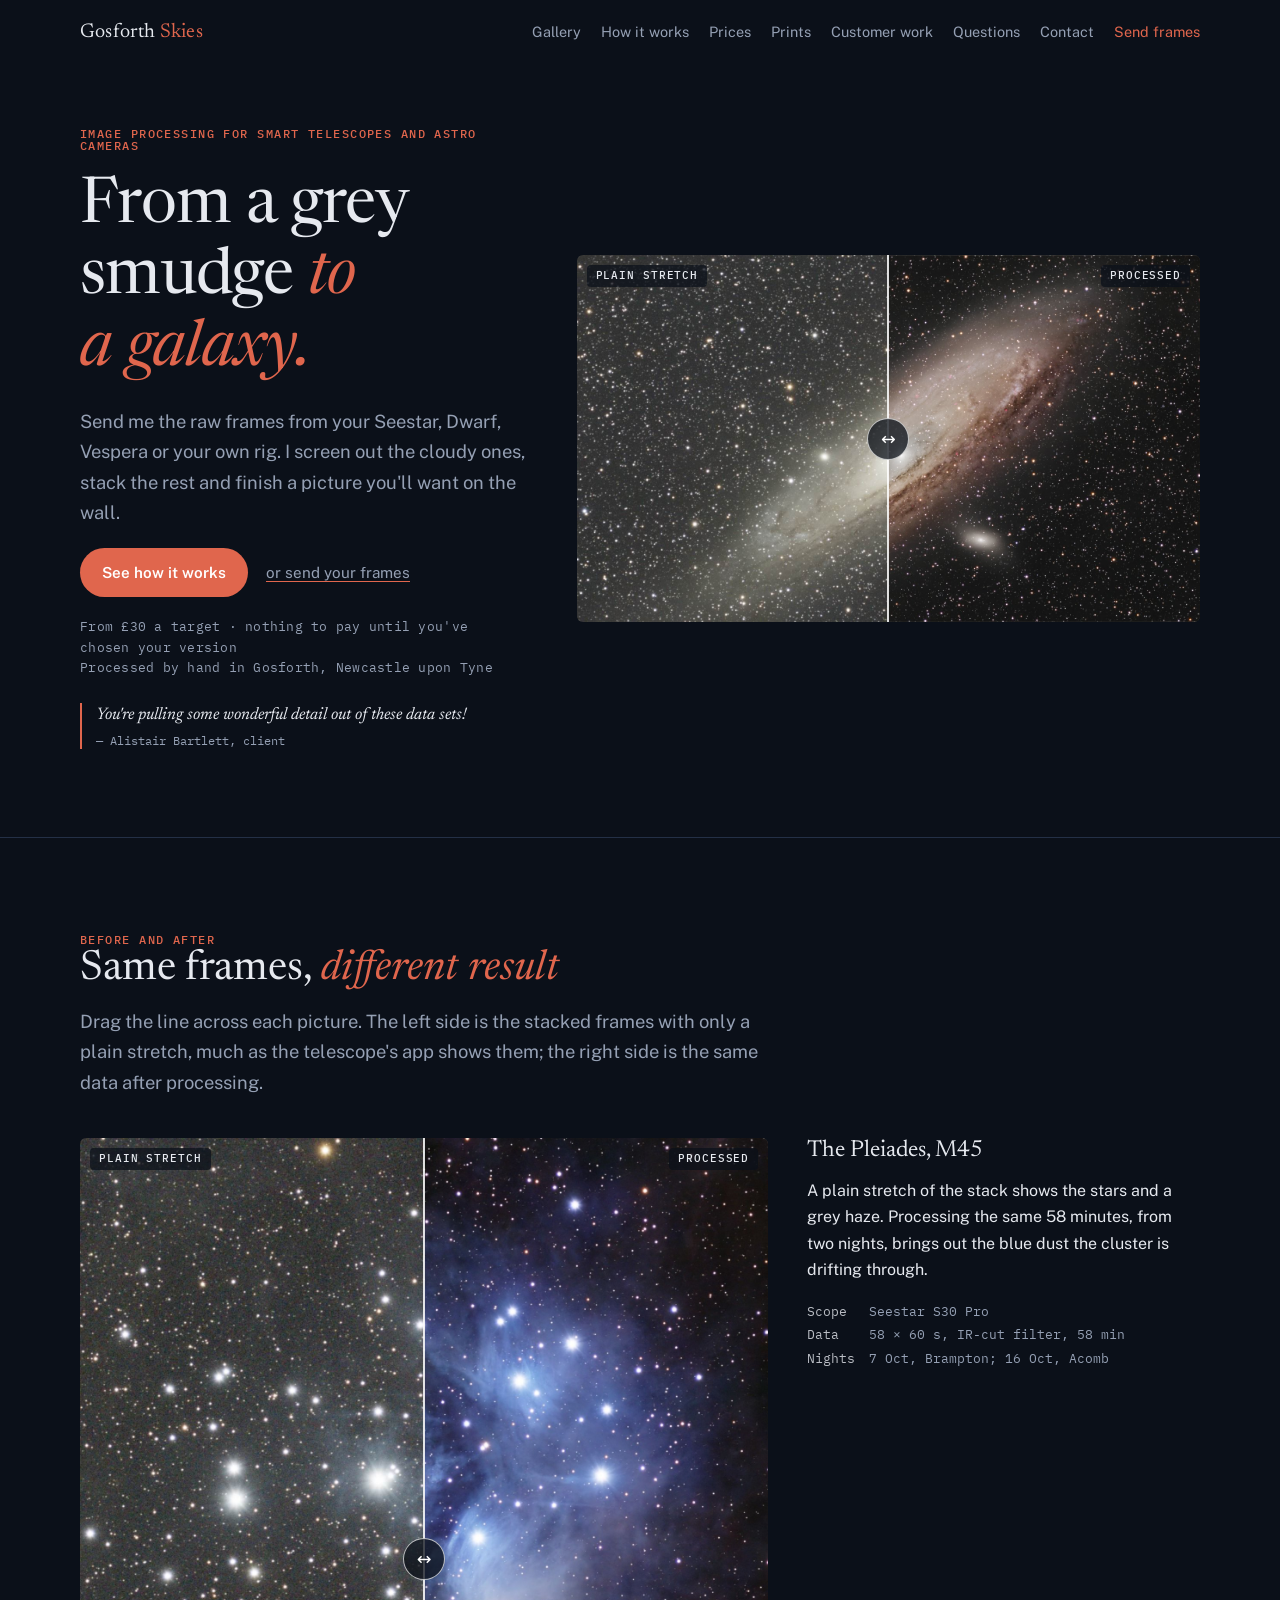
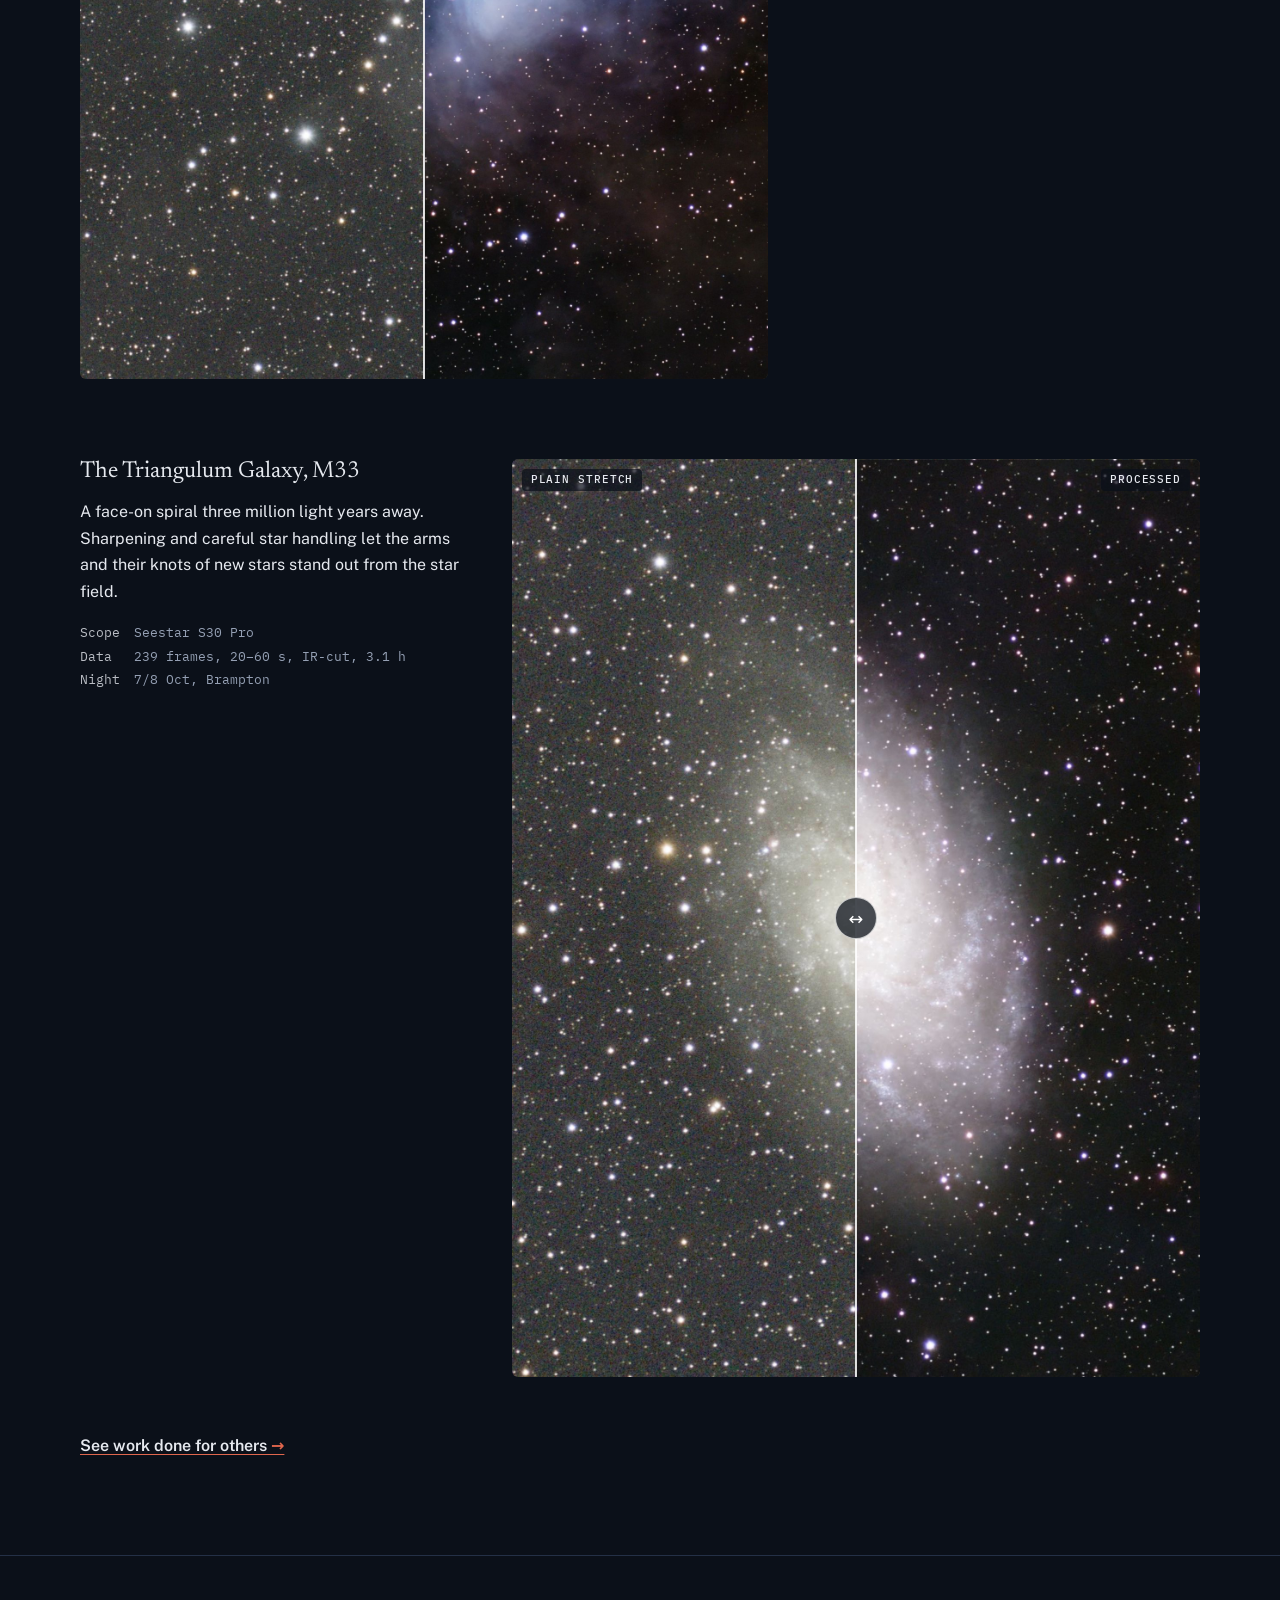
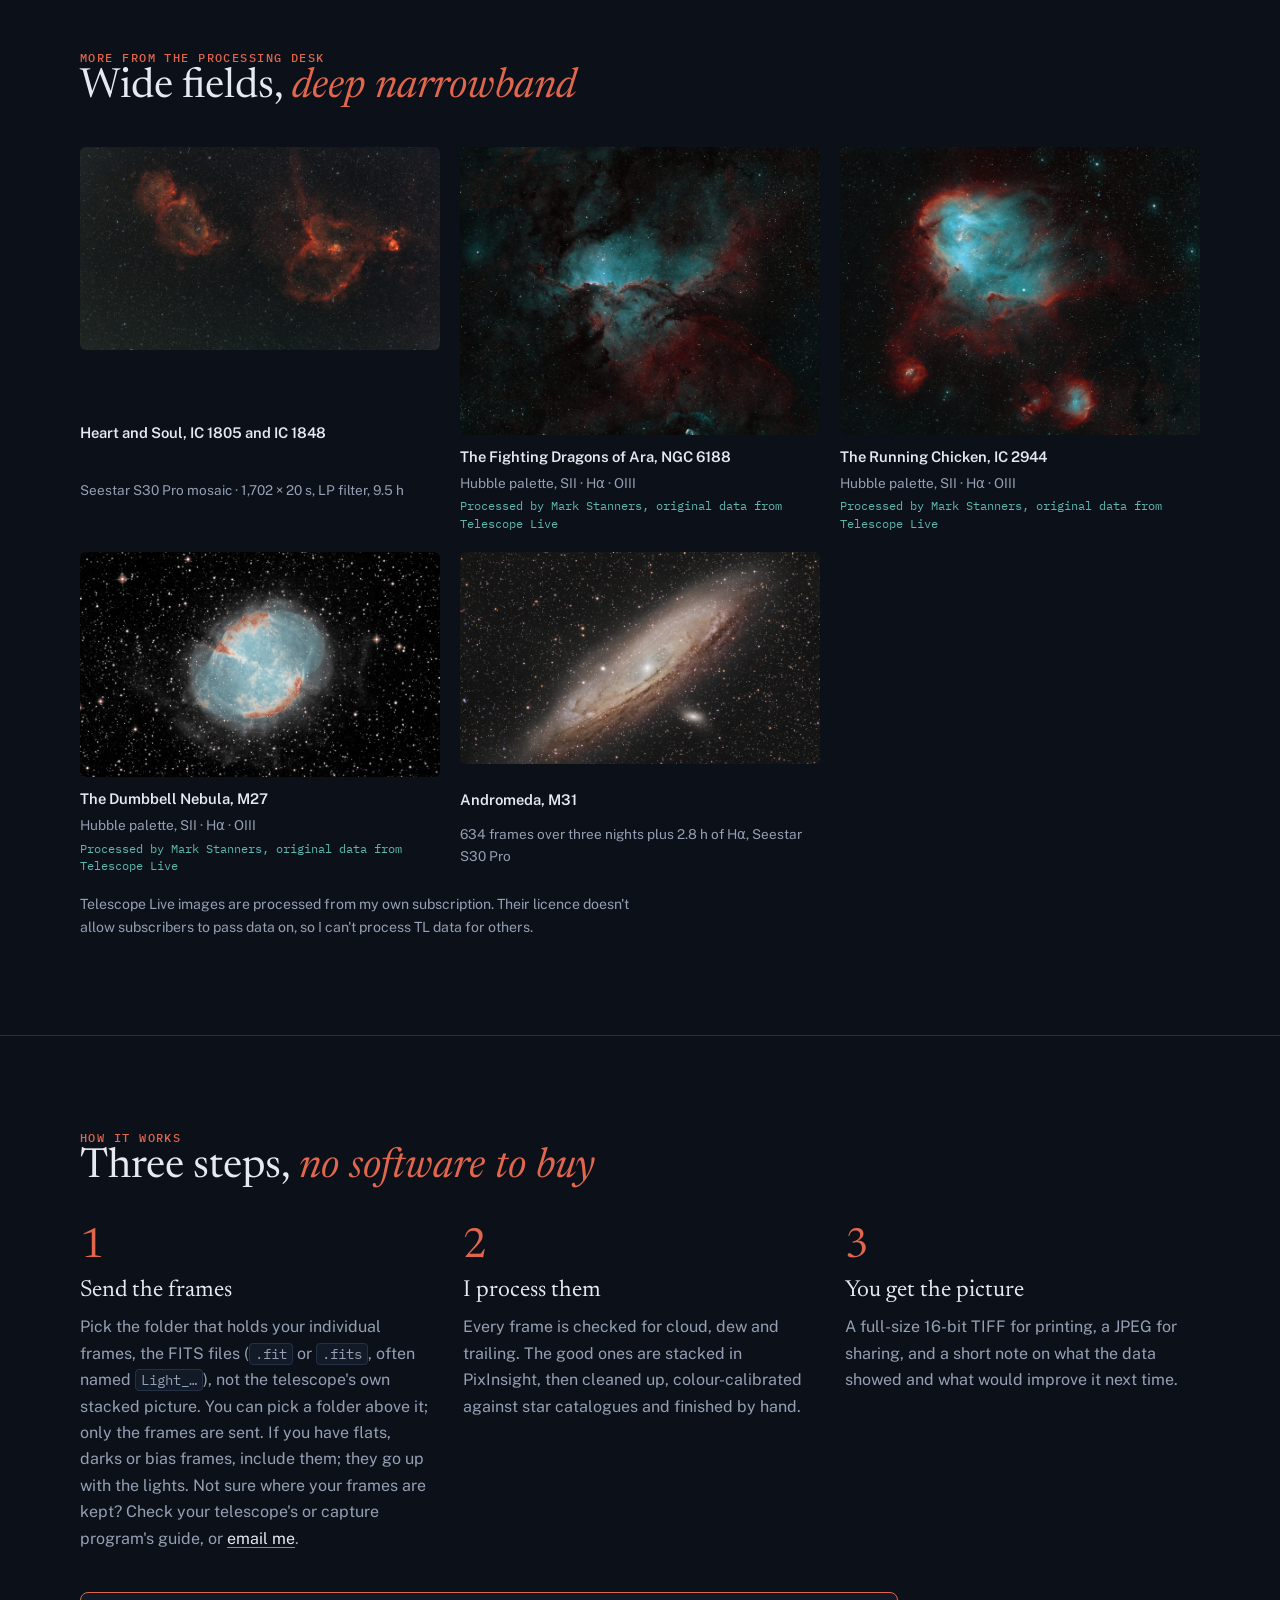
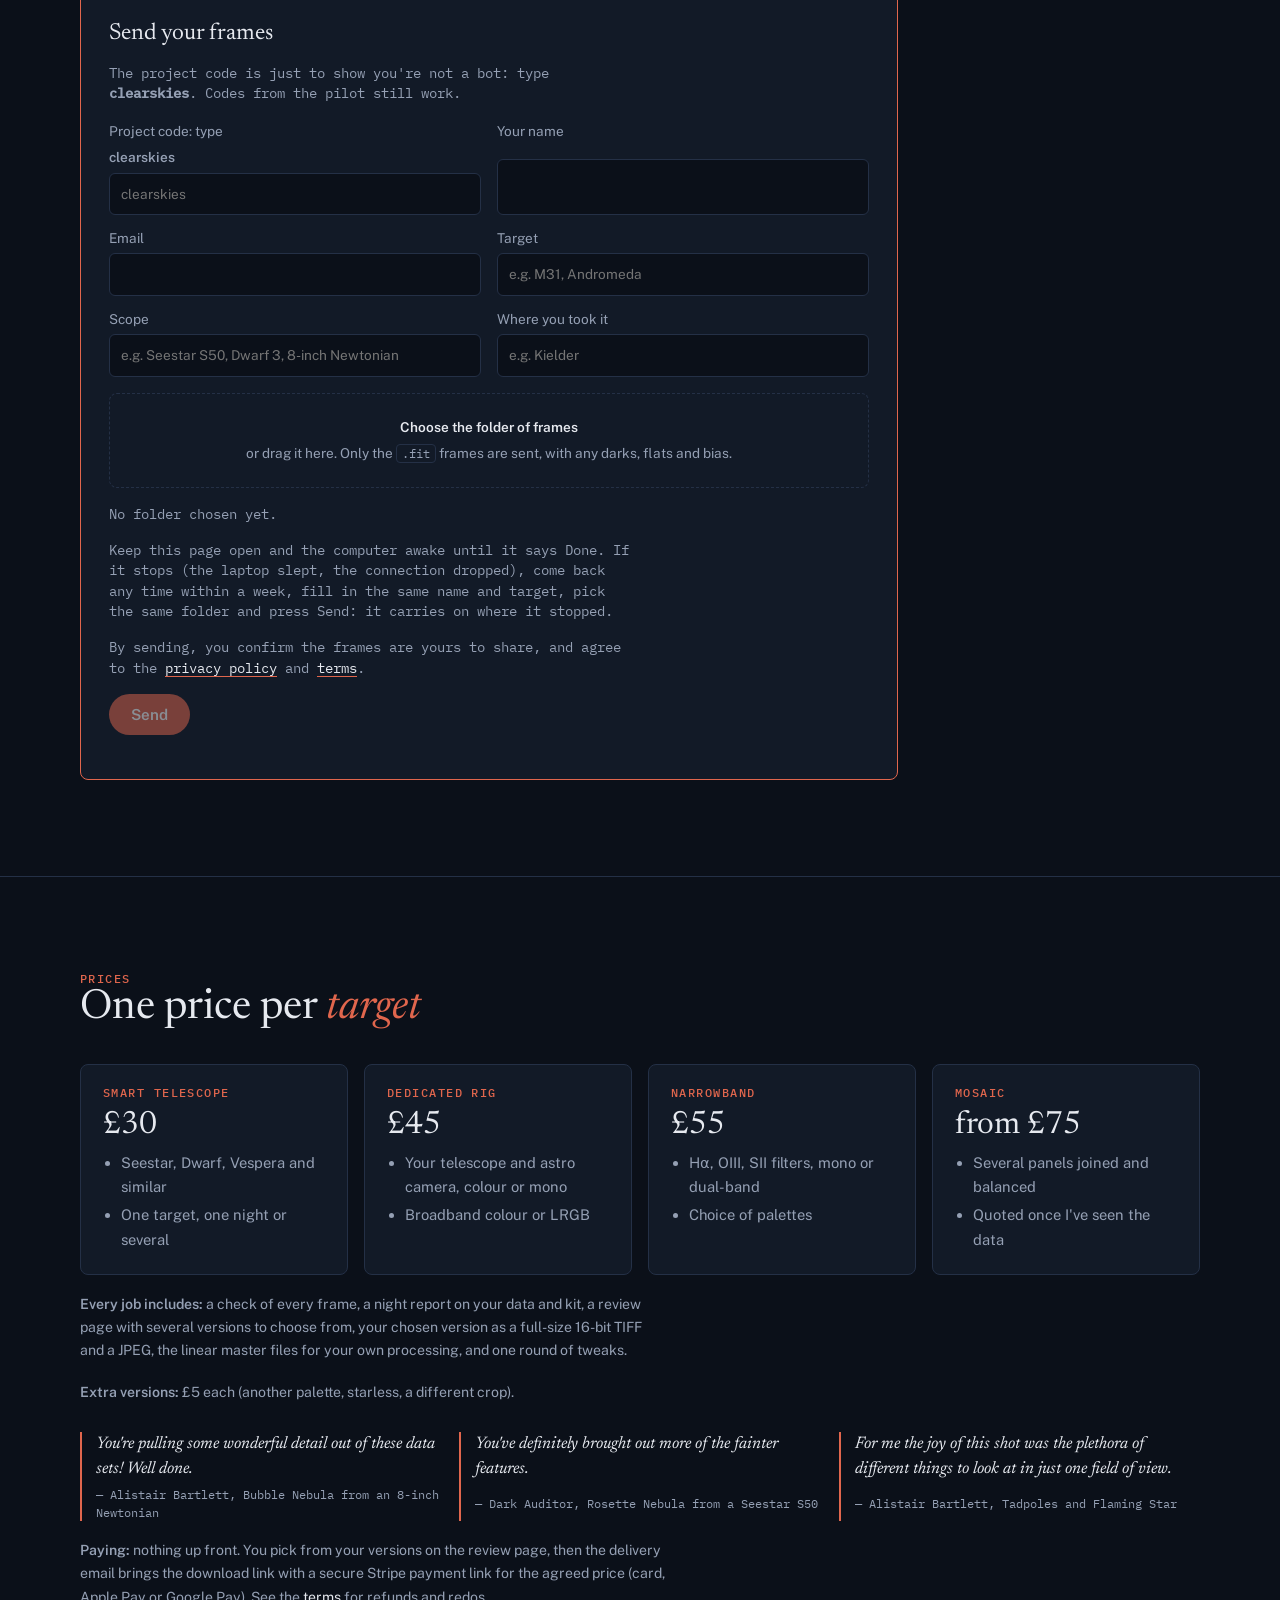
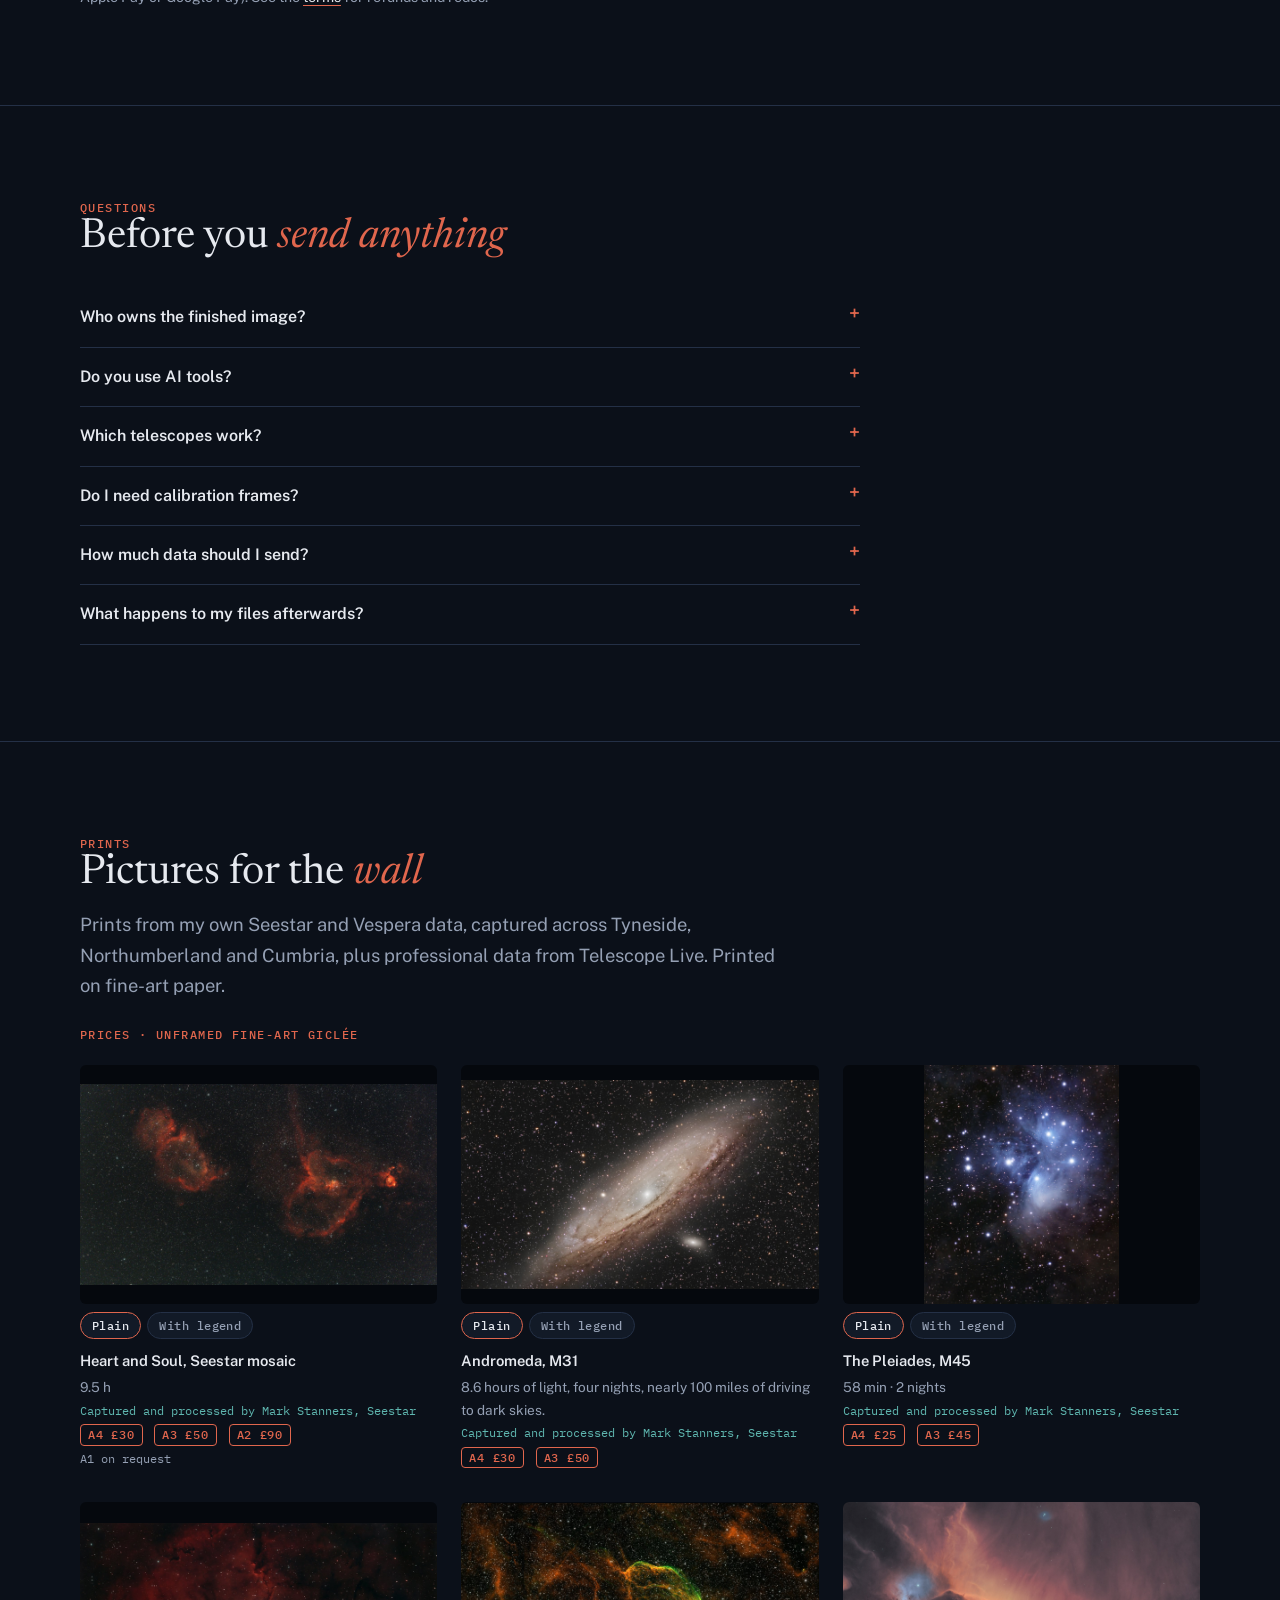
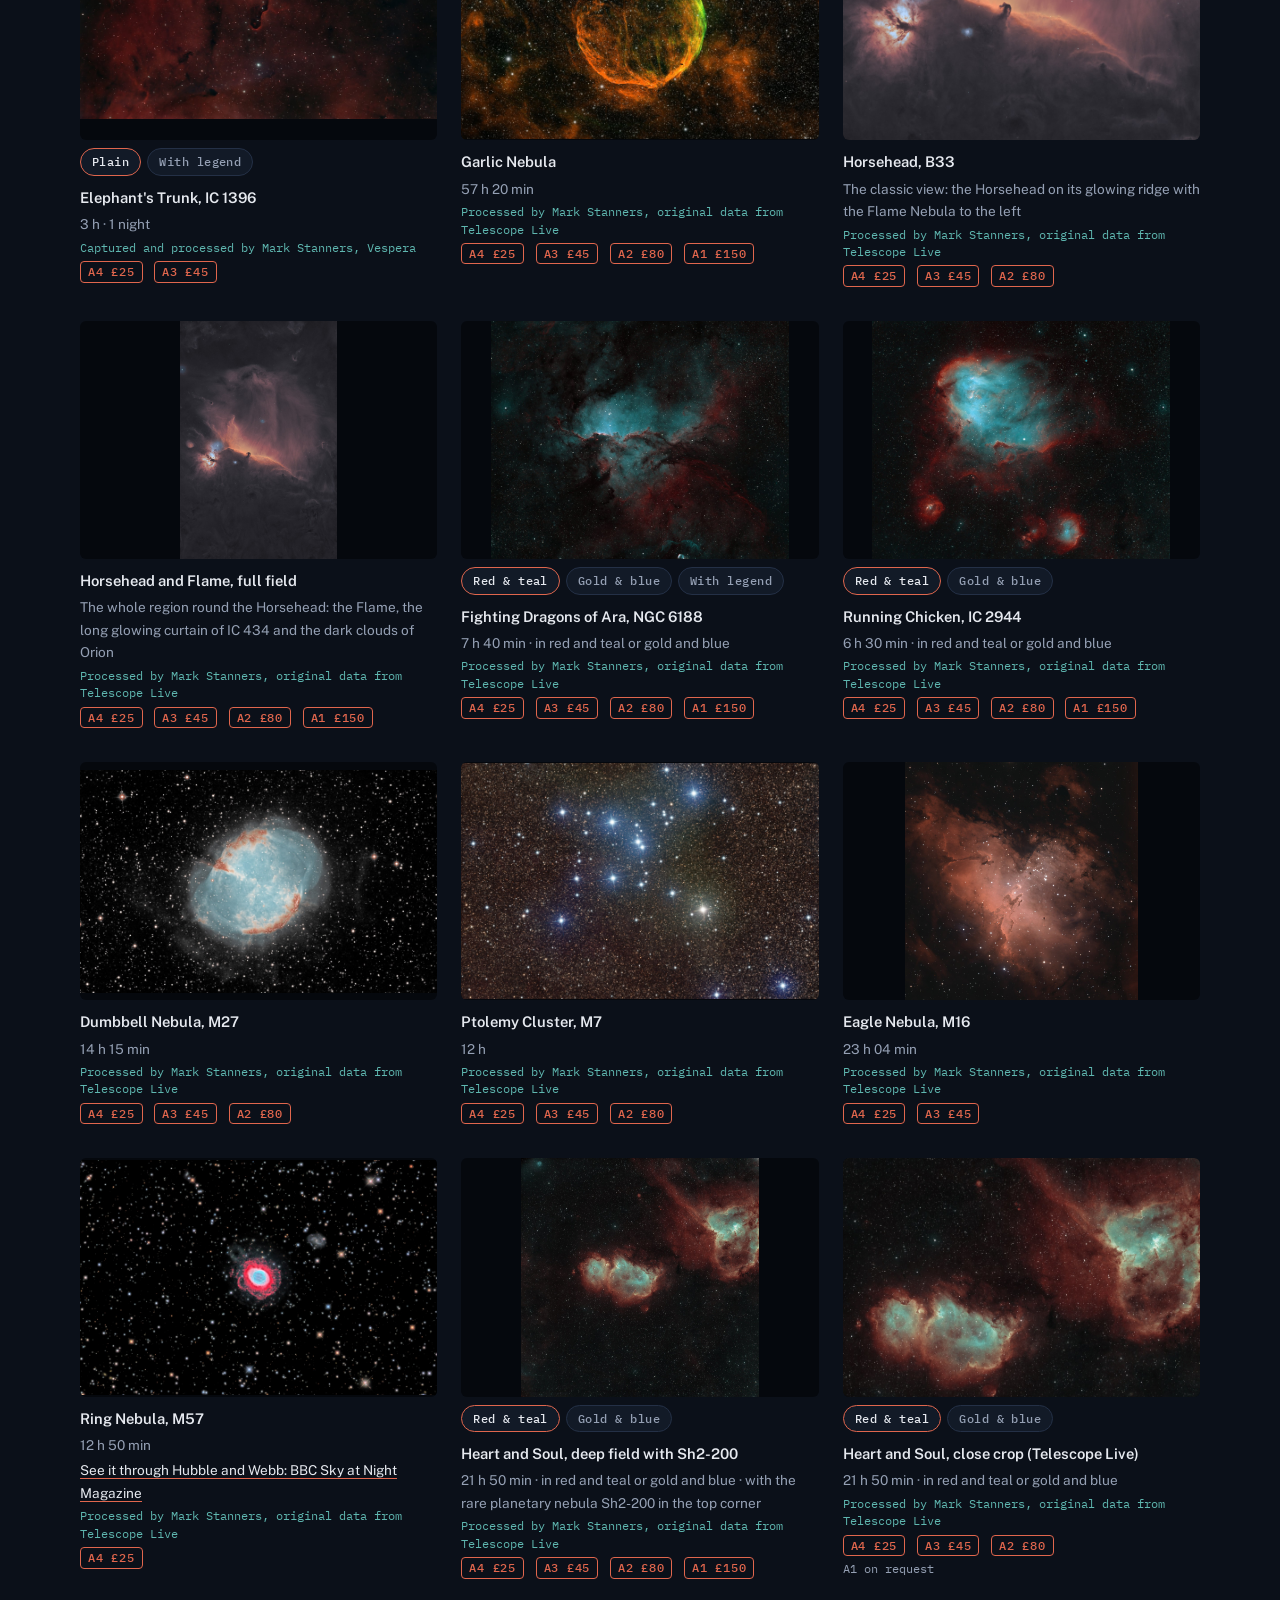
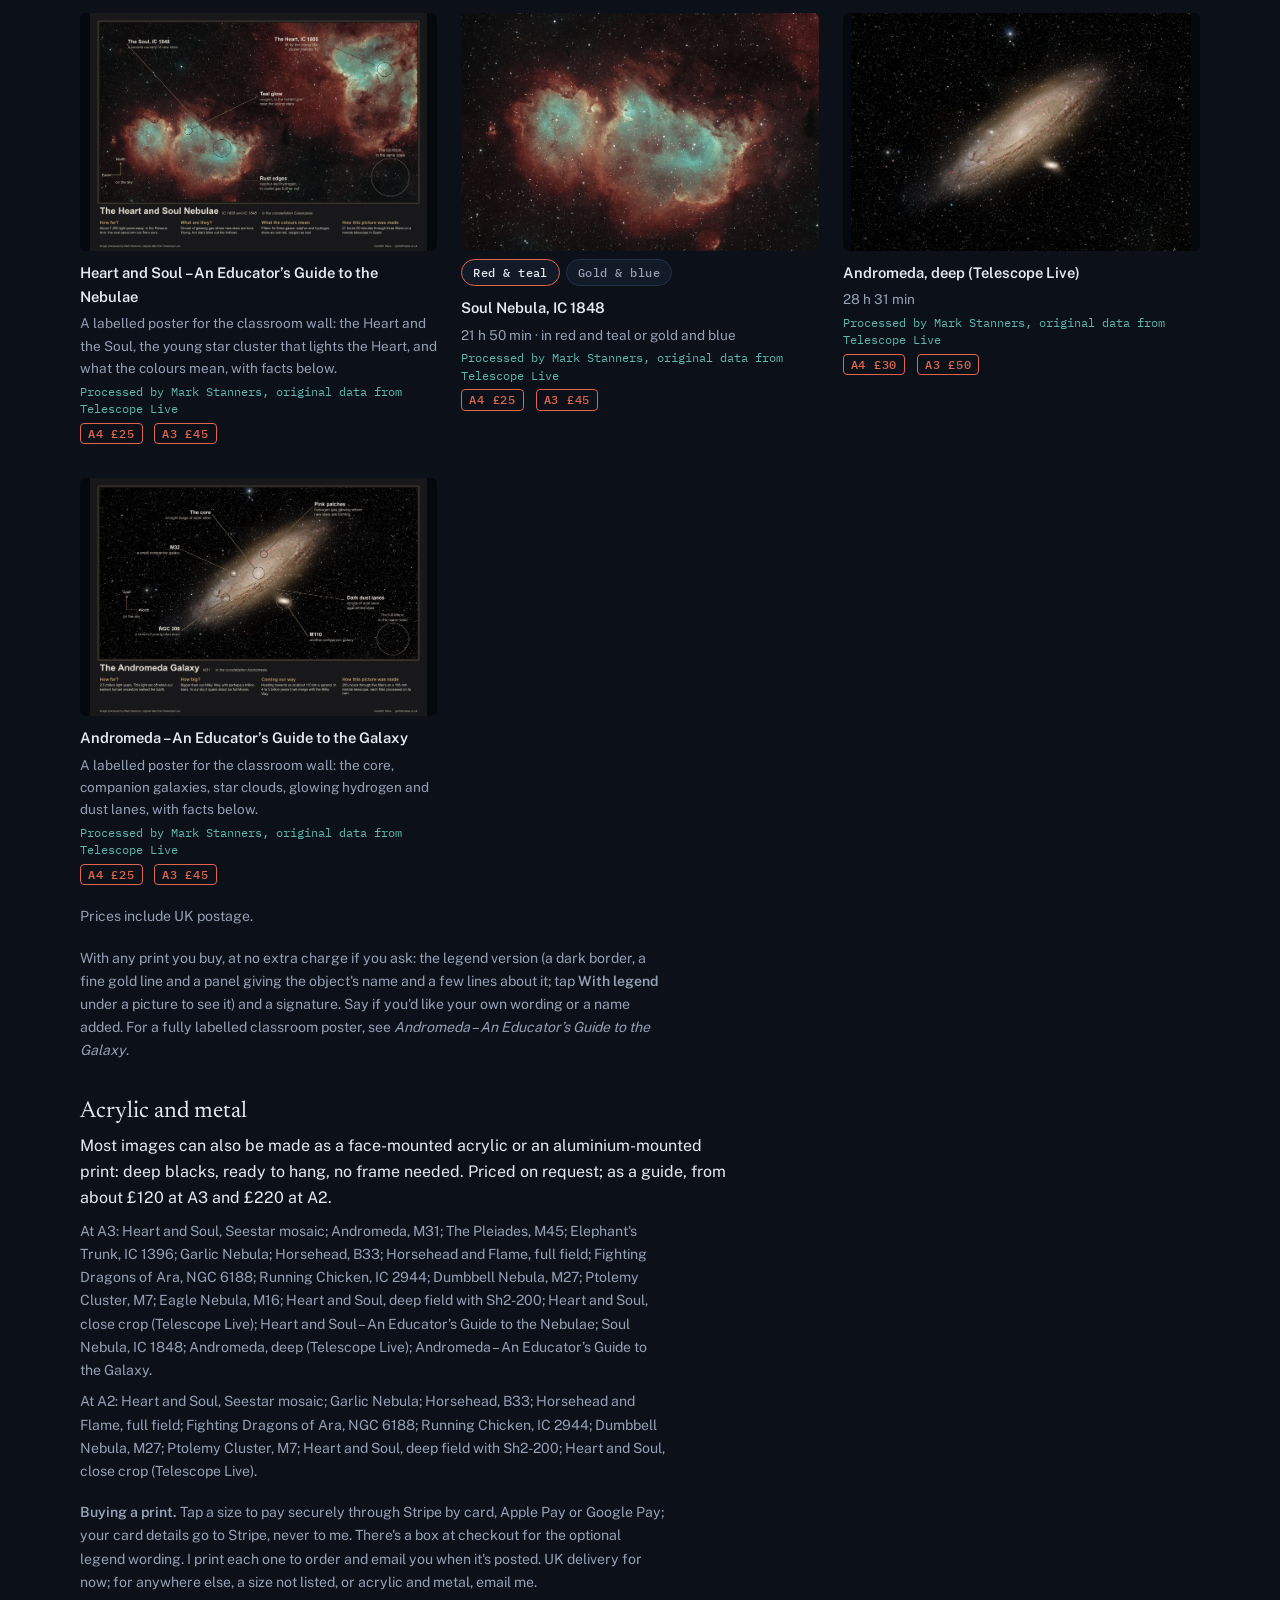
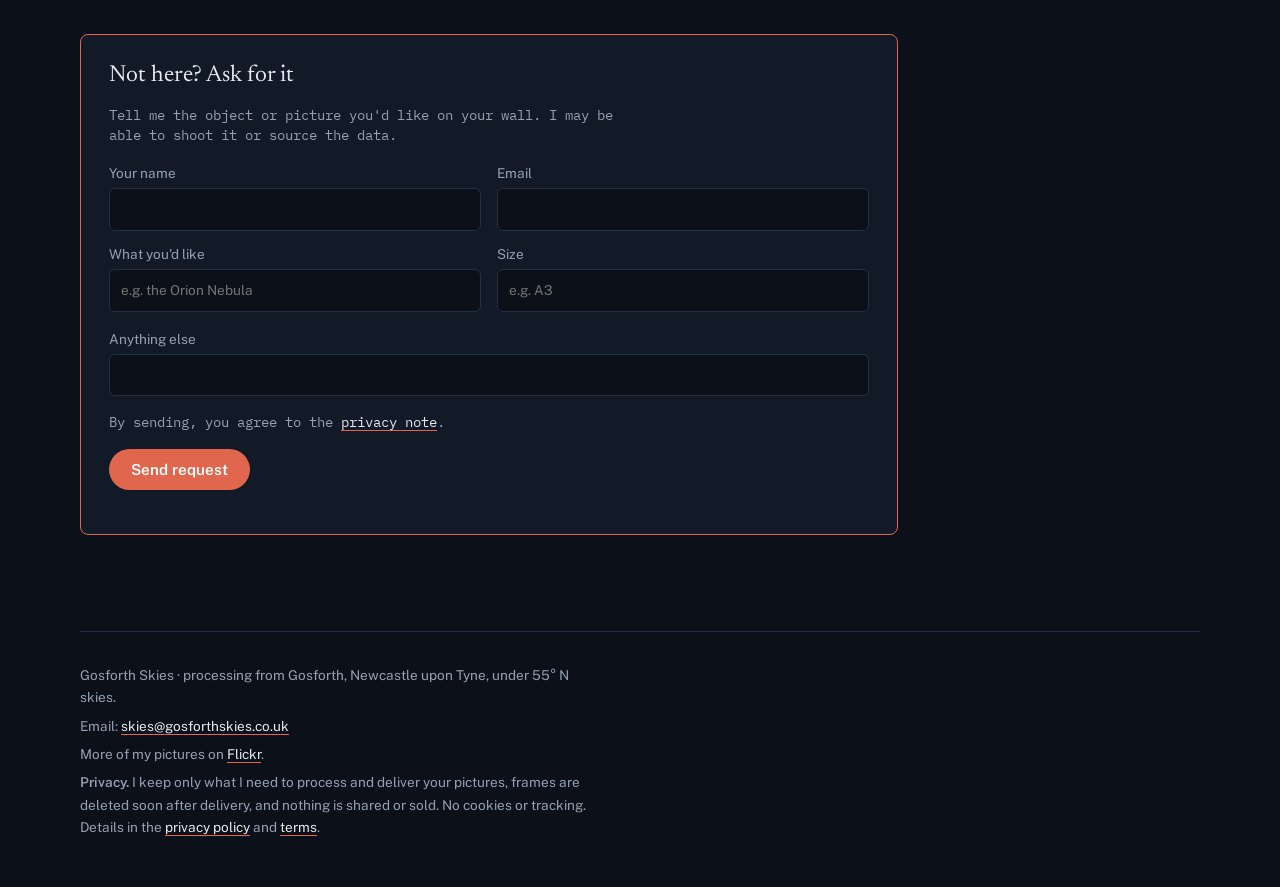
<file: index.html>
<!doctype html>
<html lang="en-GB">
<head>
<meta charset="utf-8">
<meta name="viewport" content="width=device-width, initial-scale=1, viewport-fit=cover">
<link rel="icon" href="data:image/svg+xml,%3Csvg xmlns='http://www.w3.org/2000/svg' viewBox='0 0 32 32'%3E%3Ccircle cx='16' cy='16' r='15' fill='%230b1019' stroke='%23243046' stroke-width='2'/%3E%3Ccircle cx='16' cy='16' r='6' fill='%23e0664d'/%3E%3C/svg%3E">
<style>
:root { padding-top: env(safe-area-inset-top, 0px); padding-bottom: env(safe-area-inset-bottom, 0px); }
body { margin: 0; font-size: 14px; font-family: system-ui, sans-serif; }
img { max-width: 100%; }
[hidden] { display: none !important; }
</style>
<title>Gosforth Skies: astrophotography processing for Seestar and smart telescopes</title>
<meta name="claude:viewport-fit-sides" content="cover">
<meta name="description" content="Astrophotography processing for smart telescopes and dedicated astro cameras: send your raw frames, get back a finished image.">
<!-- link previews (Facebook, WhatsApp, etc.) -->
<meta property="og:type" content="website">
<meta property="og:site_name" content="Gosforth Skies">
<meta property="og:title" content="Gosforth Skies">
<meta property="og:description" content="Astrophotography processing for smart telescopes and astro cameras: send your raw frames, get back a finished image.">
<meta property="og:image" content="https://gosforthskies.co.uk/img/og_preview.jpg">
<meta property="og:image:width" content="1200">
<meta property="og:image:height" content="630">
<meta property="og:image:alt" content="The Andromeda Galaxy, processed from Seestar frames">
<meta property="og:url" content="https://gosforthskies.co.uk/">
<meta name="twitter:card" content="summary_large_image">
<link rel="stylesheet" href="fonts/fonts.css"><!-- self-hosted (tools/fetch_fonts.py): no visitor data goes to Google -->
<style>
/* Layout: one long night-sky scroll; each picture is a before/after slider, captions read like an observing log. */
:root {
  --sky:      #0b1019;   /* page ground: dark sky at the zenith */
  --deep:     #121a27;   /* raised panels */
  --rule:     #243046;
  --ink:      #e6e9ef;   /* main text */
  --dim:      #95a0b4;   /* secondary text */
  --ha:       #e0664d;   /* hydrogen-alpha, 656.3 nm: the accent */
  --oiii:     #5fb7b0;   /* oxygen-III, 500.7 nm: used sparingly */
  --font-display: "Newsreader", "Iowan Old Style", Georgia, serif;
  --font-body:    "Public Sans", system-ui, -apple-system, "Segoe UI", sans-serif;
  --font-data:    "IBM Plex Mono", ui-monospace, "Cascadia Mono", Consolas, monospace;
  color-scheme: dark;
}
/* Always dark: a night-sky site, whatever the visitor's system theme. */

body { background: var(--sky); color: var(--ink); font: 400 1rem/1.65 var(--font-body); }
.wrap { max-width: 1120px; margin: 0 auto; padding-left: max(16px, env(safe-area-inset-left, 0px)); padding-right: max(16px, env(safe-area-inset-right, 0px)); }
section { padding-block: clamp(48px, 8vw, 96px); border-top: 1px solid var(--rule); }
h1, h2, h3 { font-family: var(--font-display); font-weight: 400; text-wrap: balance; line-height: 1.12; margin: 0; }
h1 { font-size: clamp(2.3rem, 5.5vw, 4rem); letter-spacing: -0.01em; }
h1 em, h2 em { font-style: italic; color: var(--ha); }
h2 { font-size: clamp(1.8rem, 3.6vw, 2.6rem); }
h3 { font-size: 1.45rem; }
p { margin: 0; max-width: 65ch; }
.eyebrow { font: 500 0.75rem/1 var(--font-data); letter-spacing: 0.12em; text-transform: uppercase; color: var(--ha); }
.lede { font-size: 1.15rem; color: var(--dim); }
a { color: var(--ink); text-decoration-color: var(--ha); text-underline-offset: 3px; }
a:focus-visible, input:focus-visible, button:focus-visible { outline: 2px solid var(--oiii); outline-offset: 3px; }

/* header */
.top { padding-block: 20px; display: flex; justify-content: space-between; align-items: baseline; gap: 16px; flex-wrap: wrap; }
.brand { font: 400 1.25rem/1 var(--font-display); letter-spacing: 0.01em; }
.brand span { color: var(--ha); }
.nav { display: flex; gap: 20px; flex-wrap: wrap; font-size: 0.9rem; }
.nav a { color: var(--dim); text-decoration: none; }
.nav a:hover { color: var(--ink); }

/* hero */
.hero { display: grid; grid-template-columns: minmax(0, 5fr) minmax(0, 7fr); gap: clamp(24px, 4vw, 56px); align-items: center; padding-block: clamp(24px, 5vw, 64px) clamp(48px, 7vw, 88px); }
.hero > div:first-child { display: grid; gap: 20px; min-width: 0; }
.cta { display: inline-block; justify-self: start; padding: 12px 22px; border-radius: 999px; background: var(--ha); color: #fff; text-decoration: none; font-weight: 600; font-size: 0.95rem; }
.hero-actions { display: flex; flex-wrap: wrap; align-items: center; gap: 10px 18px; }
.hero-actions .alt { color: var(--dim); font-size: 0.95rem; }
.hero-actions .alt:hover { color: var(--ink); }
.hero-meta { font: 400 0.8rem/1.6 var(--font-data); color: var(--dim); letter-spacing: 0.02em; max-width: none; }
.hero-quote { margin: 0; }
.nav .send-link { color: var(--ha); }
@media (max-width: 820px) {
  .hero { grid-template-columns: minmax(0, 1fr); padding-block: 12px 40px; gap: 22px; }
  .hero > div:first-child { gap: 14px; }
  .quote.hero-quote { display: none; }           /* keeps the before/after slider near the first screen on a phone */
  .top { flex-wrap: nowrap; flex-direction: column; align-items: stretch; gap: 4px; padding-block: 14px 4px; }
  .nav { flex-wrap: nowrap; overflow-x: auto; gap: 0 18px; scrollbar-width: none; -webkit-overflow-scrolling: touch; }   /* one swipeable row */
  .nav::-webkit-scrollbar { display: none; }
  .nav a { flex: none; padding-block: 12px; }    /* comfortable tap targets */
}

/* before / after slider */
.ba { position: relative; overflow: hidden; border-radius: 6px; background: #000; max-width: 100%; touch-action: pan-y; user-select: none; }
.ba img { display: block; width: 100%; height: auto; }
.ba .after { position: absolute; inset: 0; clip-path: inset(0 0 0 var(--pos, 50%)); }
.ba .after img { width: 100%; height: 100%; object-fit: cover; }
.ba .handle { position: absolute; top: 0; bottom: 0; left: var(--pos, 50%); width: 2px; margin-left: -1px; background: rgba(255,255,255,0.85); pointer-events: none; }
.ba .handle::after { content: "\2194"; position: absolute; top: 50%; left: 50%; transform: translate(-50%, -50%); width: 40px; height: 40px; border-radius: 50%; background: rgba(11,16,25,0.75); border: 1px solid rgba(255,255,255,0.7); color: #fff; display: grid; place-items: center; font-size: 1.1rem; }
.ba input { position: absolute; inset: 0; width: 100%; height: 100%; margin: 0; opacity: 0; cursor: ew-resize; }
.ba .tag { position: absolute; top: 10px; padding: 3px 9px; border-radius: 4px; background: rgba(11,16,25,0.72); color: #e6e9ef; font: 500 0.7rem/1.4 var(--font-data); letter-spacing: 0.08em; text-transform: uppercase; pointer-events: none; }
.ba .tag.l { left: 10px; } .ba .tag.r { right: 10px; }

/* gallery */
.pairs { display: grid; gap: clamp(48px, 7vw, 80px); margin-top: 40px; }
.pair { display: grid; grid-template-columns: minmax(0, 7fr) minmax(0, 4fr); gap: clamp(20px, 3vw, 40px); align-items: start; }
.pair.flip { grid-template-columns: minmax(0, 4fr) minmax(0, 7fr); }
.pair.flip .ba, .pair.flip figure { order: 2; }
.pair .text { display: grid; gap: 14px; min-width: 0; }
@media (max-width: 820px) { .pair, .pair.flip { grid-template-columns: minmax(0, 1fr); } .pair.flip .ba, .pair.flip figure { order: 0; } }
.log { display: grid; grid-template-columns: max-content minmax(0, 1fr); gap: 4px 14px; margin: 4px 0 0; font: 400 0.82rem/1.5 var(--font-data); color: var(--dim); font-variant-numeric: tabular-nums; }
.log dt { color: var(--ink); opacity: 0.8; }
.log dd { margin: 0; }
.credit { font: 400 0.78rem/1.4 var(--font-data); color: var(--oiii); }
.more { margin-top: clamp(36px, 5vw, 56px); font-weight: 600; }
.more a::after { content: " \2192"; color: var(--ha); }
/* customer work page (customers.html, built by tools/build_clients.py) */
a.brand { color: var(--ink); text-decoration: none; }
.nav a[aria-current="page"] { color: var(--ink); }
.quote { margin: 4px 0 0; padding-left: 14px; border-left: 2px solid var(--ha); display: grid; gap: 4px; }
.quote p { font: italic 400 1.05rem/1.5 var(--font-display); }
.quote cite { font: 400 0.78rem/1.4 var(--font-data); color: var(--dim); font-style: normal; }
.quote cite::before { content: "\2014\00a0"; }
.quotes { margin-top: 28px; display: grid; gap: 18px; grid-template-columns: repeat(auto-fit, minmax(260px, 1fr)); }
.quotes .quote { margin: 0; }

.grid3 { display: grid; grid-template-columns: repeat(3, minmax(0, 1fr)); gap: 20px; margin-top: 36px; }
@media (max-width: 820px) { .grid3 { grid-template-columns: minmax(0, 1fr); } }
figure { margin: 0; display: grid; gap: 10px; min-width: 0; }
figure img { width: 100%; height: auto; border-radius: 6px; display: block; }
figcaption { display: grid; gap: 3px; font-size: 0.92rem; }
figcaption b { font-weight: 600; }
figcaption span { color: var(--dim); font-size: 0.85rem; }

/* prints: cards generated from data/print_sizes.csv by tools/build_prints.py; every picture sits in the same 3:2 frame */
.prints { display: grid; grid-template-columns: repeat(3, minmax(0, 1fr)); gap: 32px 24px; margin-top: 24px; align-items: start; }
@media (max-width: 900px) { .prints { grid-template-columns: repeat(2, minmax(0, 1fr)); } }
@media (max-width: 560px) { .prints { grid-template-columns: minmax(0, 1fr); } }
.print img, .print .noimg { width: 100%; aspect-ratio: 3 / 2; object-fit: contain; background: #05080d; border-radius: 6px; }
.print .noimg { display: grid; place-items: center; color: var(--dim); font: 400 0.8rem var(--font-data); border: 1px dashed var(--rule); background: var(--deep); }
.sizes { font: 500 0.78rem/1.4 var(--font-data) !important; letter-spacing: 0.06em; color: var(--ha) !important; }
.buy { color: inherit; text-decoration: none; border: 1px solid currentColor; border-radius: 4px; padding: 1px 7px; margin: 2px 4px 2px 0; display: inline-block; }
.buy:hover, .buy:focus-visible { background: rgba(255,255,255,0.1); }
.onreq { font: 400 0.75rem/1.4 var(--font-data) !important; color: var(--dim) !important; }
/* colour-version buttons under a print that comes in two palettes */
.vers { display: flex; gap: 6px; flex-wrap: wrap; margin-top: -2px; }
.vers button { font: 500 0.72rem/1 var(--font-data); letter-spacing: 0.04em; padding: 7px 11px; border-radius: 999px; border: 1px solid var(--rule); background: var(--deep); color: var(--dim); cursor: pointer; }
.vers button[aria-pressed="true"] { border-color: var(--ha); color: var(--ink); }
.vers button:hover { color: var(--ink); }
.media { margin-top: 36px; display: grid; gap: 8px; max-width: 760px; }
.media .note { margin-top: 0; }

/* how it works: a real sequence */
.steps { display: grid; grid-template-columns: repeat(3, minmax(0, 1fr)); gap: 28px; margin-top: 36px; counter-reset: step; }
@media (max-width: 820px) { .steps { grid-template-columns: minmax(0, 1fr); } }
.step { display: grid; gap: 10px; align-content: start; min-width: 0; }
.step::before { counter-increment: step; content: counter(step); font: 400 2.6rem/1 var(--font-display); color: var(--ha); }
.step p { color: var(--dim); }
/* send your frames: the upload box (talks to the gosforth-upload Worker at upload.gosforthskies.co.uk) */
.send { margin-top: 40px; background: var(--deep); border: 1px solid var(--ha); border-radius: 8px; padding: clamp(18px, 3vw, 28px); display: grid; gap: 16px; max-width: 760px; }
.send .fields { display: grid; grid-template-columns: repeat(2, minmax(0, 1fr)); gap: 12px 16px; }
@media (max-width: 560px) { .send .fields { grid-template-columns: minmax(0, 1fr); } }
.send label { display: grid; gap: 4px; font-size: 0.85rem; color: var(--dim); min-width: 0; }
.send input[type=text], .send input[type=email] { font: inherit; color: var(--ink); background: var(--sky); border: 1px solid var(--rule); border-radius: 6px; padding: 9px 11px; min-width: 0; }
.drop { border: 1px dashed var(--rule); border-radius: 8px; padding: 22px 16px; text-align: center; color: var(--dim); cursor: pointer; display: grid; gap: 6px; }
.drop.over { border-color: var(--oiii); color: var(--ink); }
.drop b { color: var(--ink); font-weight: 600; }
.send button { justify-self: start; padding: 12px 22px; border: 0; border-radius: 999px; background: var(--ha); color: #fff; font: 600 0.95rem var(--font-body); cursor: pointer; }
.send button:disabled { opacity: 0.5; cursor: default; }
.bar { height: 8px; border-radius: 4px; background: var(--sky); border: 1px solid var(--rule); overflow: hidden; }
.bar i { display: block; height: 100%; width: 0; background: var(--oiii); transition: width 0.3s; }
.sendmsg { font: 400 0.85rem/1.5 var(--font-data); color: var(--dim); }
.sendmsg.err { color: var(--ha); }
.send .trap { position: absolute; left: -9999px; width: 1px; height: 1px; overflow: hidden; }   /* honeypot: people never see it */
code { font: 400 0.88em var(--font-data); background: var(--deep); border: 1px solid var(--rule); border-radius: 4px; padding: 1px 5px; overflow-wrap: anywhere; }

/* pricing */
.price { margin-top: 32px; display: grid; grid-template-columns: repeat(4, minmax(0, 1fr)); gap: 16px; }
@media (max-width: 900px) { .price { grid-template-columns: repeat(2, minmax(0, 1fr)); } }
@media (max-width: 480px) { .price { grid-template-columns: minmax(0, 1fr); } }
.tier { background: var(--deep); border: 1px solid var(--rule); border-radius: 8px; padding: 22px; display: grid; gap: 10px; align-content: start; }
.tier.pilot { border-color: var(--ha); }
.tier .amt { font: 400 2rem/1 var(--font-display); }
.tier .amt small { font: 400 0.85rem var(--font-body); color: var(--dim); }
.tier ul { margin: 0; padding-left: 18px; color: var(--dim); font-size: 0.92rem; display: grid; gap: 4px; }
.note { margin-top: 18px; font-size: 0.88rem; color: var(--dim); }

/* faq */
.faq { margin-top: 28px; display: grid; gap: 0; max-width: 780px; }
.faq details { border-bottom: 1px solid var(--rule); padding-block: 16px; }
.faq summary { cursor: pointer; font-weight: 600; list-style: none; display: flex; justify-content: space-between; gap: 16px; }
.faq summary::after { content: "+"; color: var(--ha); font-size: 1.2rem; line-height: 1; }
.faq details[open] summary::after { content: "\2212"; }
.faq details p { margin-top: 10px; color: var(--dim); }

footer { border-top: 1px solid var(--rule); padding-block: 32px 48px; color: var(--dim); font-size: 0.85rem; display: grid; gap: 6px; }
@media (prefers-reduced-motion: reduce) { html { scroll-behavior: auto; } }
html { scroll-behavior: smooth; }
/* click a picture to see it large (gallery and prints; the before/after sliders are left alone) */
figure img, .print img { cursor: zoom-in; }
.ba img { cursor: auto; }
.lb { position: fixed; inset: 0; z-index: 1000; display: none; flex-direction: column; align-items: center; justify-content: center; gap: 12px; padding: 16px; background: #03050a; cursor: zoom-out; }
.lb.open { display: flex; }
.lb img { max-width: 100%; max-height: calc(100% - 48px); object-fit: contain; border-radius: 4px; }
.lb p { margin: 0; color: var(--dim); font: 400 0.85rem var(--font-data); text-align: center; }
.lb button { position: absolute; top: 10px; right: 12px; width: 44px; height: 44px; border: 0; border-radius: 50%; background: transparent; color: var(--ink); font-size: 1.6rem; line-height: 1; cursor: pointer; }
.lb button:hover { background: rgba(255, 255, 255, 0.08); }
</style>

</head>
<body>
<div class="wrap">
  <header class="top">
    <div class="brand">Gosforth <span>Skies</span></div>
    <nav class="nav" aria-label="Sections">
      <a href="#gallery">Gallery</a><a href="#how">How it works</a><a href="#prices">Prices</a><a href="#prints">Prints</a><a href="customers.html">Customer work</a><a href="#faq">Questions</a><a href="#contact">Contact</a><a class="send-link" href="#send">Send frames</a>
    </nav>
  </header>

  <div class="hero">
    <div>
      <p class="eyebrow">Image processing for smart telescopes and astro cameras</p>
      <h1>From a grey smudge <em>to a galaxy.</em></h1>
      <p class="lede">Send me the raw frames from your Seestar, Dwarf, Vespera or your own rig. I screen out the cloudy ones, stack the rest and finish a picture you'll want on the wall.</p>
      <div class="hero-actions"><a class="cta" href="#how">See how it works</a><a class="alt" href="#send">or send your frames</a></div>
      <p class="hero-meta">From £30 a target · nothing to pay until you've chosen your version<br>Processed by hand in Gosforth, Newcastle upon Tyne</p>
      <blockquote class="quote hero-quote"><p>You're pulling some wonderful detail out of these data sets!</p><cite>Alistair Bartlett, client</cite></blockquote>
    </div>
    <div class="ba" style="--pos:50%">
      <img src="img/m31_before.jpg" alt="The Andromeda Galaxy as a plain stretch of the stacked Seestar frames: a soft grey oval" width="1600" height="940">
      <div class="after"><img src="img/m31_after.jpg" alt="The same frames after processing, with an H-alpha layer from the same nights: brown dust lanes, blue outer arms and pink star-forming regions" width="1600" height="940"></div>
      <div class="handle"></div>
      <span class="tag l">Plain stretch</span><span class="tag r">Processed</span>
      <input type="range" min="0" max="100" value="50" aria-label="Drag to compare a plain stretch of the Andromeda stack with the processed image" id="ba-hero">
    </div>
  </div>
</div>

<section id="gallery">
  <div class="wrap">
    <p class="eyebrow">Before and after</p>
    <h2>Same frames, <em>different result</em></h2>
    <p class="lede" style="margin-top:14px">Drag the line across each picture. The left side is the stacked frames with only a plain stretch, much as the telescope's app shows them; the right side is the same data after processing.</p>

    <div class="pairs">
      <div class="pair">
        <div class="ba" style="--pos:50%">
          <img src="img/m45_before.jpg" alt="The Pleiades as a plain stretch of the stack: bright stars on grey, the nebula faint and flat" width="1600" height="1956" loading="lazy">
          <div class="after"><img src="img/m45_after.jpg" alt="The Pleiades processed: blue reflection nebula streaming around the stars" width="1600" height="1956" loading="lazy"></div>
          <div class="handle"></div>
          <span class="tag l">Plain stretch</span><span class="tag r">Processed</span>
          <input type="range" min="0" max="100" value="50" aria-label="Compare the Pleiades before and after" id="ba-m45">
        </div>
        <div class="text">
          <h3>The Pleiades, M45</h3>
          <p>A plain stretch of the stack shows the stars and a grey haze. Processing the same 58 minutes, from two nights, brings out the blue dust the cluster is drifting through.</p>
          <dl class="log">
            <dt>Scope</dt><dd>Seestar S30 Pro</dd>
            <dt>Data</dt><dd>58 × 60 s, IR-cut filter, 58 min</dd>
            <dt>Nights</dt><dd>7 Oct, Brampton; 16 Oct, Acomb</dd>
          </dl>
        </div>
      </div>

      <div class="pair flip">
        <div class="ba" style="--pos:50%">
          <img src="img/m33_before.jpg" alt="The Triangulum Galaxy as a plain stretch: a faint smudge" width="1600" height="2133" loading="lazy">
          <div class="after"><img src="img/m33_after.jpg" alt="The Triangulum Galaxy processed: spiral arms full of blue star clusters" width="1600" height="2133" loading="lazy"></div>
          <div class="handle"></div>
          <span class="tag l">Plain stretch</span><span class="tag r">Processed</span>
          <input type="range" min="0" max="100" value="50" aria-label="Compare the Triangulum Galaxy before and after" id="ba-m33">
        </div>
        <div class="text">
          <h3>The Triangulum Galaxy, M33</h3>
          <p>A face-on spiral three million light years away. Sharpening and careful star handling let the arms and their knots of new stars stand out from the star field.</p>
          <dl class="log">
            <dt>Scope</dt><dd>Seestar S30 Pro</dd>
            <dt>Data</dt><dd>239 frames, 20–60 s, IR-cut, 3.1 h</dd>
            <dt>Night</dt><dd>7/8 Oct, Brampton</dd>
          </dl>
        </div>
      </div>
    </div>
    <p class="more"><a href="customers.html">See work done for others</a></p>
  </div>
</section>

<section>
  <div class="wrap">
    <p class="eyebrow">More from the processing desk</p>
    <h2>Wide fields, <em>deep narrowband</em></h2>
    <div class="grid3">
      <figure>
        <img src="img/heart_soul_mosaic.jpg" alt="The Heart and Soul nebulae side by side in red" width="1600" height="900" loading="lazy">
        <figcaption><b>Heart and Soul, IC 1805 and IC 1848</b><span>Seestar S30 Pro mosaic · 1,702 × 20 s, LP filter, 9.5 h</span></figcaption>
      </figure>
      <figure>
        <img src="img/tl_ngc6188.jpg" alt="NGC 6188 in the Hubble palette: gold and blue clouds with dark dust" width="1600" height="1276" loading="lazy">
        <figcaption><b>The Fighting Dragons of Ara, NGC 6188</b><span>Hubble palette, SII · Hα · OIII</span><span class="credit">Processed by Mark Stanners, original data from Telescope Live</span></figcaption>
      </figure>
      <figure>
        <img src="img/tl_ic2944.jpg" alt="IC 2944 in the Hubble palette: orange shells around a blue cavity" width="1600" height="1276" loading="lazy">
        <figcaption><b>The Running Chicken, IC 2944</b><span>Hubble palette, SII · Hα · OIII</span><span class="credit">Processed by Mark Stanners, original data from Telescope Live</span></figcaption>
      </figure>
      <figure>
        <img src="img/tl_m27.jpg" alt="The Dumbbell Nebula: a blue glowing shell with orange lobes" width="1600" height="1000" loading="lazy">
        <figcaption><b>The Dumbbell Nebula, M27</b><span>Hubble palette, SII · Hα · OIII</span><span class="credit">Processed by Mark Stanners, original data from Telescope Live</span></figcaption>
      </figure>
      <figure>
        <img src="img/m31_after.jpg" alt="The Andromeda Galaxy processed, landscape" width="1600" height="940" loading="lazy">
        <figcaption><b>Andromeda, M31</b><span>634 frames over three nights plus 2.8 h of Hα, Seestar S30 Pro</span></figcaption>
      </figure>
    </div>
    <p class="note">Telescope Live images are processed from my own subscription. Their licence doesn't allow subscribers to pass data on, so I can't process TL data for others.</p>
  </div>
</section>

<section id="how">
  <div class="wrap">
    <p class="eyebrow">How it works</p>
    <h2>Three steps, <em>no software to buy</em></h2>
    <div class="steps">
      <div class="step">
        <h3>Send the frames</h3>
        <p>Pick the folder that holds your individual frames, the FITS files (<code>.fit</code> or <code>.fits</code>, often named <code>Light_…</code>), not the telescope's own stacked picture. You can pick a folder above it; only the frames are sent. If you have flats, darks or bias frames, include them; they go up with the lights. Not sure where your frames are kept? Check your telescope's or capture program's guide, or <a href="#contact">email me</a>.</p>
      </div>
      <div class="step">
        <h3>I process them</h3>
        <p>Every frame is checked for cloud, dew and trailing. The good ones are stacked in PixInsight, then cleaned up, colour-calibrated against star catalogues and finished by hand.</p>
      </div>
      <div class="step">
        <h3>You get the picture</h3>
        <p>A full-size 16-bit TIFF for printing, a JPEG for sharing, and a short note on what the data showed and what would improve it next time.</p>
      </div>
    </div>

    <form class="send" id="send" novalidate>
      <h3 id="upload">Send your frames</h3>
      <p class="sendmsg">The project code is just to show you're not a bot: type <b>clearskies</b>. Codes from the pilot still work.</p>
      <div class="fields">
        <label>Project code: type <b>clearskies</b><input type="text" name="code" autocomplete="off" placeholder="clearskies" required></label>
        <label>Your name<input type="text" name="name" autocomplete="name" required></label>
        <label>Email<input type="email" name="email" autocomplete="email" required></label>
        <label>Target<input type="text" name="target" placeholder="e.g. M31, Andromeda" required></label>
        <label>Scope<input type="text" name="scope" placeholder="e.g. Seestar S50, Dwarf 3, 8-inch Newtonian"></label>
        <label>Where you took it<input type="text" name="location" placeholder="e.g. Kielder"></label>
      </div>
      <label class="drop" id="drop">
        <b>Choose the folder of frames</b>
        <span>or drag it here. Only the <code>.fit</code> frames are sent, with any darks, flats and bias.</span>
        <input type="file" id="folder" webkitdirectory multiple hidden>
      </label>
      <p class="sendmsg" id="picked">No folder chosen yet.</p>
      <p class="sendmsg">Keep this page open and the computer awake until it says Done. If it stops (the laptop slept, the connection dropped), come back any time within a week, fill in the same name and target, pick the same folder and press Send: it carries on where it stopped.</p>
      <p class="sendmsg">By sending, you confirm the frames are yours to share, and agree to the <a href="privacy.html">privacy policy</a> and <a href="terms.html">terms</a>.</p>
      <button type="submit" id="go" disabled>Send</button>
      <div class="bar" hidden><i></i></div>
      <p class="sendmsg" id="status" aria-live="polite"></p>
    </form>
  </div>
</section>
<script>
// Upload box: filters the chosen folder down to the light frames, sends them four at a time to the upload Worker,
// retries failures, and skips files already sent if the same person sends the same target again the same day.
(() => {
  // files up to SMALL go in one request; bigger ones (61 MP cameras, about 120 MB a frame) go in PART-sized pieces
  const API = 'https://upload.gosforthskies.co.uk', MAX = 2e9, SMALL = 90e6, PART = 50 * 1024 * 1024, form = document.getElementById('send');
  const drop = document.getElementById('drop'), pick = document.getElementById('folder'), go = document.getElementById('go');
  const picked = document.getElementById('picked'), status = document.getElementById('status');
  const bar = form.querySelector('.bar'), fill = bar.firstElementChild;
  let files = [];
  const gb = (n) => (n / 1e9).toFixed(2) + ' GB';
  const say = (t, err) => { status.textContent = t; status.classList.toggle('err', !!err); };
  function choose(list) {
    const fits = list.filter((f) => /\.(fit|fits|fts|xisf)$/i.test(f.name));
    // named frames (Seestar, NINA, ASIAIR...): send the lights and their calibration frames, skip anything else
    // (on a Seestar that skips the app's stacked result); a folder of unnamed frames goes as it is
    const named = fits.filter((f) => /^(light|dark|flat|bias|offset|darkflat|flatdark)/i.test(f.name));
    files = fits.some((f) => /^light/i.test(f.name)) ? named : fits;
    // frames are stored by name, so two files with the same name in different subfolders (NINA's per-filter flats:
    // Flats/Ha/Flat_0001.fits and Flats/OIII/Flat_0001.fits) would overwrite each other: those get their subfolders
    // added to the name. Unique names go as they are, so a restarted upload still recognises what already arrived.
    const count = {};
    files.forEach((f) => { count[f.name] = (count[f.name] || 0) + 1; });
    files.forEach((f) => {
      const parts = (f.rel || f.webkitRelativePath || f.name).split('/').filter(Boolean);
      f.sendName = count[f.name] > 1 && parts.length > 2 ? parts.slice(1, -1).join('_') + '_' + f.name : f.name;
    });
    const big = files.filter((f) => f.size > MAX);
    files = files.filter((f) => f.size <= MAX);
    const total = files.reduce((t, f) => t + f.size, 0);
    picked.textContent = files.length ? `${files.length} frames, ${gb(total)}` + (big.length ? ` (${big.length} over 2 GB, skipped: email Mark about those)` : '')
                       : big.length ? 'These frames are over 2 GB each, too big for the upload box. Email Mark and he will sort another way.'
                                    : 'No .fit frames found in that folder.';
    go.disabled = !files.length;
  }
  pick.addEventListener('change', () => choose([...pick.files]));
  async function walk(entry, out) {
    if (entry.isFile) { const f = await new Promise((ok, no) => entry.file(ok, no)); f.rel = entry.fullPath; out.push(f); }
    else if (entry.isDirectory) {
      const reader = entry.createReader();
      for (let batch; (batch = await new Promise((ok, no) => reader.readEntries(ok, no))).length; )
        for (const e of batch) await walk(e, out);
    }
  }
  ['dragenter', 'dragover'].forEach((t) => drop.addEventListener(t, (e) => { e.preventDefault(); drop.classList.add('over'); }));
  ['dragleave', 'drop'].forEach((t) => drop.addEventListener(t, () => drop.classList.remove('over')));
  drop.addEventListener('drop', async (e) => {
    e.preventDefault();
    const out = [];
    for (const it of [...e.dataTransfer.items]) { const en = it.webkitGetAsEntry && it.webkitGetAsEntry(); if (en) await walk(en, out); }
    choose(out);
  });
  form.addEventListener('submit', async (e) => {
    e.preventDefault();
    const d = Object.fromEntries(new FormData(form));
    if (!d.code || !d.name || !d.email || !d.target) return say('Please fill in the project code (clearskies), your name, email and target.', true);
    const H = { 'X-Invite': d.code.trim() };
    go.disabled = true; bar.hidden = false; fill.style.width = '0';
    // while sending: ask the browser to keep the screen (and so the computer) awake, and warn before the page is closed
    let lock = null;
    try { lock = await navigator.wakeLock?.request('screen'); } catch (err) { /* not offered: carry on without it */ }
    const leaving = (ev) => { ev.preventDefault(); ev.returnValue = ''; };
    window.addEventListener('beforeunload', leaving);
    const settle = () => { window.removeEventListener('beforeunload', leaving); lock?.release().catch(() => {}); };
    try {
      const call = async (path, opts = {}) => {
        const r = await fetch(API + path, { ...opts, headers: { ...H, ...(opts.headers || {}) } });
        const j = await r.json().catch(() => ({}));
        if (!r.ok) throw new Error(j.error || `Upload service error ${r.status}`);
        return j;
      };
      say('Starting…');
      const { set } = await call('/start', { method: 'POST', headers: { 'Content-Type': 'application/json' },
        body: JSON.stringify({ ...d, code: undefined, files: files.map((f) => ({ name: f.sendName, size: f.size })) }) });
      const have = new Set((await call(`/have?set=${set}`)).names);
      const todo = files.filter((f) => !have.has(f.sendName.replace(/[^\w .()+-]/g, '')));
      const total = files.reduce((t, f) => t + f.size, 0);
      let sent = total - todo.reduce((t, f) => t + f.size, 0), failed = 0, next = 0;
      const show = () => { fill.style.width = (100 * sent / total).toFixed(1) + '%'; say(`Sending… ${gb(sent)} of ${gb(total)}`); };
      show();
      const retry = async (fn) => {
        for (let tryNo = 1; ; tryNo++) {
          try { return await fn(); }
          catch (err) { if (tryNo === 3) throw err; await new Promise((ok) => setTimeout(ok, 2000 * tryNo)); }
        }
      };
      async function sendBig(f) {                     // in parts; each part retried on its own
        const q = `set=${set}&name=${encodeURIComponent(f.sendName)}`;
        const { uploadId } = await retry(() => call(`/mpu/start?${q}`, { method: 'POST' }));
        const parts = [];
        for (let n = 1, at = 0; at < f.size; n++, at += PART) {
          const piece = f.slice(at, Math.min(at + PART, f.size));
          parts.push(await retry(() => call(`/mpu/part?${q}&uploadId=${encodeURIComponent(uploadId)}&n=${n}`, { method: 'PUT', body: piece })));
          sent += piece.size; show();
        }
        await retry(() => call(`/mpu/done?${q}&uploadId=${encodeURIComponent(uploadId)}`, { method: 'POST',
          headers: { 'Content-Type': 'application/json' }, body: JSON.stringify({ parts }) }));
      }
      async function worker() {
        while (next < todo.length) {
          const f = todo[next++], before = sent;
          try {
            if (f.size > SMALL) await sendBig(f);
            else { await retry(() => call(`/put?set=${set}&name=${encodeURIComponent(f.sendName)}`, { method: 'PUT', body: f })); sent += f.size; show(); }
          } catch (err) { failed++; sent = before; show(); }
        }
      }
      await Promise.all([worker(), worker(), worker(), worker()]);
      if (failed) throw new Error(`${failed} frames didn't go. Press Send again and it will carry on where it stopped.`);
      await call(`/finish?set=${set}`, { method: 'POST' });
      fill.style.width = '100%';
      say(`Done: ${files.length} frames received. Mark has been told and will be in touch.`);
      settle();
    } catch (err) { say(err.message, true); go.disabled = false; settle(); }
  });
})();
// "Not here? Ask for it" in the Prints section: one POST to the same Worker, no invite code
(() => {
  const form = document.getElementById('ask'), status = document.getElementById('ask-status');
  if (!form) return;
  form.addEventListener('submit', async (e) => {
    e.preventDefault();
    const d = Object.fromEntries(new FormData(form)), btn = form.querySelector('button');
    const say = (t, err) => { status.textContent = t; status.classList.toggle('err', !!err); };
    if (!d.name || !d.email || !d.object) return say('Please fill in your name, email and what you would like.', true);
    btn.disabled = true; say('Sending…');
    try {
      const r = await fetch('https://upload.gosforthskies.co.uk/request', { method: 'POST', headers: { 'Content-Type': 'application/json' }, body: JSON.stringify(d) });
      const j = await r.json().catch(() => ({}));
      if (!r.ok) throw new Error(j.error || `Request service error ${r.status}`);
      form.reset(); say("Thanks, your request has reached Mark. He'll reply by email.");
    } catch (err) { say(err.message, true); }
    btn.disabled = false;
  });
})();
</script>

<section id="prices">
  <div class="wrap">
    <p class="eyebrow">Prices</p>
    <h2>One price per <em>target</em></h2>
    <div class="price">
      <div class="tier">
        <p class="eyebrow">Smart telescope</p>
        <div class="amt">£30</div>
        <ul><li>Seestar, Dwarf, Vespera and similar</li><li>One target, one night or several</li></ul>
      </div>
      <div class="tier">
        <p class="eyebrow">Dedicated rig</p>
        <div class="amt">£45</div>
        <ul><li>Your telescope and astro camera, colour or mono</li><li>Broadband colour or LRGB</li></ul>
      </div>
      <div class="tier">
        <p class="eyebrow">Narrowband</p>
        <div class="amt">£55</div>
        <ul><li>Hα, OIII, SII filters, mono or dual-band</li><li>Choice of palettes</li></ul>
      </div>
      <div class="tier">
        <p class="eyebrow">Mosaic</p>
        <div class="amt">from £75</div>
        <ul><li>Several panels joined and balanced</li><li>Quoted once I've seen the data</li></ul>
      </div>
    </div>
    <p class="note"><b>Every job includes:</b> a check of every frame, a night report on your data and kit, a review page with several versions to choose from, your chosen version as a full-size 16-bit TIFF and a JPEG, the linear master files for your own processing, and one round of tweaks.</p>
    <p class="note"><b>Extra versions:</b> £5 each (another palette, starless, a different crop).</p>
    <div class="quotes">
      <blockquote class="quote"><p>You're pulling some wonderful detail out of these data sets! Well done.</p><cite>Alistair Bartlett, Bubble Nebula from an 8-inch Newtonian</cite></blockquote>
      <blockquote class="quote"><p>You've definitely brought out more of the fainter features.</p><cite>Dark Auditor, Rosette Nebula from a Seestar S50</cite></blockquote>
      <blockquote class="quote"><p>For me the joy of this shot was the plethora of different things to look at in just one field of view.</p><cite>Alistair Bartlett, Tadpoles and Flaming Star</cite></blockquote>
    </div>
    <p class="note"><b>Paying:</b> nothing up front. You pick from your versions on the review page, then the delivery email brings the download link with a secure Stripe payment link for the agreed price (card, Apple Pay or Google Pay). See the <a href="terms.html">terms</a> for refunds and redos.</p>
  </div>
</section>

<section id="faq">
  <div class="wrap">
    <p class="eyebrow">Questions</p>
    <h2>Before you <em>send anything</em></h2>
    <div class="faq">
      <details><summary>Who owns the finished image?</summary><p>You do. It's your data and your picture. I'll only show it here if you say yes.</p></details>
      <details><summary>Do you use AI tools?</summary><p>Yes, and openly. Noise reduction, star removal and sharpening use specialist astronomy tools that run on trained models, alongside conventional PixInsight processing. These tools can occasionally make up detail, so every result is checked at full size against the plain stack, and anything that isn't in your frames comes out.</p></details>
      <details><summary>Which telescopes work?</summary><p>Any setup that saves its individual frames as FITS files. Smart telescopes so far: the ZWO Seestar S30 and S50, DWARFLAB's Dwarf range including the new Draco, and the Vaonis Vespera (its files need a small correction before stacking, which I handle). Dedicated rigs work too: any telescope with a colour or mono astro camera, with the frames captured by ASIAIR, NINA or any other capture software. With a mono camera, send each filter's frames (Hα, OIII, SII, or L, R, G, B) and I'll combine them into colour. If yours is something else, send a few frames and I'll check them first.</p></details>
      <details><summary>Do I need calibration frames?</summary><p>Smart telescopes handle this themselves, so just send the lights. With your own camera, flats matter most: they remove dust shadows and the darkening towards the corners. Darks and bias help too. Send whatever you have, and say if they came from a different night.</p></details>
      <details><summary>How much data should I send?</summary><p>An hour is enough for bright targets. Faint nebulae and galaxies really reward three hours or more, and several nights of the same target can be combined.</p></details>
      <details><summary>What happens to my files afterwards?</summary><p>You get a private download link for the finished picture. Seven days after you first download it, the link closes and your raw frames are deleted; if the link isn't opened, everything is cleared after 30 days. If you'd like your frames kept for adding more nights later, just say. I keep a copy of the finished picture and your name and email so I can send it again, and nothing is shared with anyone else.</p></details>
    </div>
  </div>
</section>

<section id="prints">
  <div class="wrap">
    <p class="eyebrow">Prints</p>
    <h2>Pictures for the <em>wall</em></h2>
    <p class="lede" style="margin-top:14px">Prints from my own Seestar and Vespera data, captured across Tyneside, Northumberland and Cumbria, plus professional data from Telescope Live. Printed on fine-art paper.</p>
    <p class="eyebrow" style="margin-top:28px">Prices · unframed fine-art giclée</p>
    <div class="prints">
      <figure class="print">
        <img src="img/heart_soul_mosaic.jpg" alt="Heart and Soul, Seestar mosaic" loading="lazy">
        <div class="vers" role="group" aria-label="Version"><button type="button" aria-pressed="true" data-src="img/heart_soul_mosaic.jpg">Plain</button><button type="button" aria-pressed="false" data-src="img/heart_soul_mosaic_legend.jpg">With legend</button></div>
        <figcaption><b>Heart and Soul, Seestar mosaic</b><span>9.5 h</span><span class="credit">Captured and processed by Mark Stanners, Seestar</span><span class="sizes"><a class="buy" href="https://buy.stripe.com/4gM5kC53w0bL0CQ56e0Fi00" rel="noopener">A4 £30</a> <a class="buy" href="https://buy.stripe.com/cNi4gygMe6A985i42a0Fi01" rel="noopener">A3 £50</a> <a class="buy" href="https://buy.stripe.com/9B6fZg7bE2jTadqdCK0Fi02" rel="noopener">A2 £90</a></span><span class="onreq">A1 on request</span></figcaption>
      </figure>
      <figure class="print">
        <img src="img/m31_after.jpg" alt="Andromeda, M31" loading="lazy">
        <div class="vers" role="group" aria-label="Version"><button type="button" aria-pressed="true" data-src="img/m31_after.jpg">Plain</button><button type="button" aria-pressed="false" data-src="img/m31_after_legend.jpg">With legend</button></div>
        <figcaption><b>Andromeda, M31</b><span>8.6 hours of light, four nights, nearly 100 miles of driving to dark skies.</span><span class="credit">Captured and processed by Mark Stanners, Seestar</span><span class="sizes"><a class="buy" href="https://buy.stripe.com/14A28qanQaQpbhugOW0Fi03" rel="noopener">A4 £30</a> <a class="buy" href="https://buy.stripe.com/28E7sK2VogaJetGaqy0Fi04" rel="noopener">A3 £50</a></span></figcaption>
      </figure>
      <figure class="print">
        <img src="img/m45_after.jpg" alt="The Pleiades, M45" loading="lazy">
        <div class="vers" role="group" aria-label="Version"><button type="button" aria-pressed="true" data-src="img/m45_after.jpg">Plain</button><button type="button" aria-pressed="false" data-src="img/m45_after_legend.jpg">With legend</button></div>
        <figcaption><b>The Pleiades, M45</b><span>58 min · 2 nights</span><span class="credit">Captured and processed by Mark Stanners, Seestar</span><span class="sizes"><a class="buy" href="https://buy.stripe.com/cNi28qfIaf6F85ieGO0Fi05" rel="noopener">A4 £25</a> <a class="buy" href="https://buy.stripe.com/eVqeVcbrUcYxetGgOW0Fi06" rel="noopener">A3 £45</a></span></figcaption>
      </figure>
      <figure class="print">
        <img src="img/elephants_trunk.jpg" alt="Elephant&#x27;s Trunk, IC 1396" loading="lazy">
        <div class="vers" role="group" aria-label="Version"><button type="button" aria-pressed="true" data-src="img/elephants_trunk.jpg">Plain</button><button type="button" aria-pressed="false" data-src="img/elephants_trunk_legend.jpg">With legend</button></div>
        <figcaption><b>Elephant&#x27;s Trunk, IC 1396</b><span>3 h · 1 night</span><span class="credit">Captured and processed by Mark Stanners, Vespera</span><span class="sizes"><a class="buy" href="https://buy.stripe.com/bJe6oG3ZscYx0CQ42a0Fi09" rel="noopener">A4 £25</a> <a class="buy" href="https://buy.stripe.com/6oU7sK3ZscYxbhu8iq0Fi0a" rel="noopener">A3 £45</a></span></figcaption>
      </figure>
      <figure class="print">
        <img src="img/garlic_nebula.jpg" alt="Garlic Nebula" loading="lazy">
        <figcaption><b>Garlic Nebula</b><span>57 h 20 min</span><span class="credit">Processed by Mark Stanners, original data from Telescope Live</span><span class="sizes"><a class="buy" href="https://buy.stripe.com/bJe28qeE6gaJ3P2buC0Fi0b" rel="noopener">A4 £25</a> <a class="buy" href="https://buy.stripe.com/6oUfZgbrU5w5etG0PY0Fi0c" rel="noopener">A3 £45</a> <a class="buy" href="https://buy.stripe.com/eVq00i2Vo2jT1GU7em0Fi0d" rel="noopener">A2 £80</a> <a class="buy" href="https://buy.stripe.com/fZubJ0cvY1fPcly42a0Fi0e" rel="noopener">A1 £150</a></span></figcaption>
      </figure>
      <figure class="print">
        <img src="img/horsehead_b33.jpg" alt="Horsehead, B33" loading="lazy">
        <figcaption><b>Horsehead, B33</b><span>The classic view: the Horsehead on its glowing ridge with the Flame Nebula to the left</span><span class="credit">Processed by Mark Stanners, original data from Telescope Live</span><span class="sizes"><a class="buy" href="https://buy.stripe.com/3cI00i7bE8Ih99mdCK0Fi0h" rel="noopener">A4 £25</a> <a class="buy" href="https://buy.stripe.com/3cI9ASdA27Ed5Xa7em0Fi0i" rel="noopener">A3 £45</a> <a class="buy" href="https://buy.stripe.com/8x2bJ053w9MlgBOgOW0Fi0j" rel="noopener">A2 £80</a></span></figcaption>
      </figure>
      <figure class="print">
        <img src="img/horsehead_b33_full.jpg" alt="Horsehead and Flame, full field" loading="lazy">
        <figcaption><b>Horsehead and Flame, full field</b><span>The whole region round the Horsehead: the Flame, the long glowing curtain of IC 434 and the dark clouds of Orion</span><span class="credit">Processed by Mark Stanners, original data from Telescope Live</span><span class="sizes"><a class="buy" href="https://buy.stripe.com/7sY28qbrU0bL3P242a0Fi0O" rel="noopener">A4 £25</a> <a class="buy" href="https://buy.stripe.com/9B6aEWdA28Ih99m9mu0Fi0P" rel="noopener">A3 £45</a> <a class="buy" href="https://buy.stripe.com/dRm8wO0Ng9Ml5XagOW0Fi0Q" rel="noopener">A2 £80</a> <a class="buy" href="https://buy.stripe.com/14AbJ053w5w5clycyG0Fi0R" rel="noopener">A1 £150</a></span></figcaption>
      </figure>
      <figure class="print">
        <img src="img/tl_ngc6188.jpg" alt="Fighting Dragons of Ara, NGC 6188" loading="lazy">
        <div class="vers" role="group" aria-label="Version"><button type="button" aria-pressed="true" data-src="img/tl_ngc6188.jpg">Red &amp; teal</button><button type="button" aria-pressed="false" data-src="img/tl_ngc6188_gold.jpg">Gold &amp; blue</button><button type="button" aria-pressed="false" data-src="img/tl_ngc6188_legend.jpg">With legend</button></div>
        <figcaption><b>Fighting Dragons of Ara, NGC 6188</b><span>7 h 40 min · in red and teal or gold and blue</span><span class="credit">Processed by Mark Stanners, original data from Telescope Live</span><span class="sizes"><a class="buy" href="https://buy.stripe.com/cNi14m3ZsaQpcly6ai0Fi0l" rel="noopener">A4 £25</a> <a class="buy" href="https://buy.stripe.com/00wfZgcvYgaJ5Xa2Y60Fi0m" rel="noopener">A3 £45</a> <a class="buy" href="https://buy.stripe.com/aFa28q53w1fPbhufKS0Fi0n" rel="noopener">A2 £80</a> <a class="buy" href="https://buy.stripe.com/cNi7sK0Ng3nX2KYfKS0Fi0o" rel="noopener">A1 £150</a></span></figcaption>
      </figure>
      <figure class="print">
        <img src="img/tl_ic2944.jpg" alt="Running Chicken, IC 2944" loading="lazy">
        <div class="vers" role="group" aria-label="Version"><button type="button" aria-pressed="true" data-src="img/tl_ic2944.jpg">Red &amp; teal</button><button type="button" aria-pressed="false" data-src="img/tl_ic2944_gold.jpg">Gold &amp; blue</button></div>
        <figcaption><b>Running Chicken, IC 2944</b><span>6 h 30 min · in red and teal or gold and blue</span><span class="credit">Processed by Mark Stanners, original data from Telescope Live</span><span class="sizes"><a class="buy" href="https://buy.stripe.com/14AbJ03ZsgaJ3P29mu0Fi0p" rel="noopener">A4 £25</a> <a class="buy" href="https://buy.stripe.com/8x26oGdA26A985ieGO0Fi0q" rel="noopener">A3 £45</a> <a class="buy" href="https://buy.stripe.com/9B67sK3Zs3nX2KY6ai0Fi0r" rel="noopener">A2 £80</a> <a class="buy" href="https://buy.stripe.com/9B65kC2Vo7Ed3P20PY0Fi0s" rel="noopener">A1 £150</a></span></figcaption>
      </figure>
      <figure class="print">
        <img src="img/tl_m27.jpg" alt="Dumbbell Nebula, M27" loading="lazy">
        <figcaption><b>Dumbbell Nebula, M27</b><span>14 h 15 min</span><span class="credit">Processed by Mark Stanners, original data from Telescope Live</span><span class="sizes"><a class="buy" href="https://buy.stripe.com/fZu28qgMe3nXdpC8iq0Fi0t" rel="noopener">A4 £25</a> <a class="buy" href="https://buy.stripe.com/fZueVcdA29Ml85idCK0Fi0u" rel="noopener">A3 £45</a> <a class="buy" href="https://buy.stripe.com/7sY8wOdA2e2BgBOeGO0Fi0v" rel="noopener">A2 £80</a></span></figcaption>
      </figure>
      <figure class="print">
        <img src="img/tl_m7.jpg" alt="Ptolemy Cluster, M7" loading="lazy">
        <figcaption><b>Ptolemy Cluster, M7</b><span>12 h</span><span class="credit">Processed by Mark Stanners, original data from Telescope Live</span><span class="sizes"><a class="buy" href="https://buy.stripe.com/3cI00i7bEf6FbhucyG0Fi0w" rel="noopener">A4 £25</a> <a class="buy" href="https://buy.stripe.com/aFa00i3Zse2B99m9mu0Fi0x" rel="noopener">A3 £45</a> <a class="buy" href="https://buy.stripe.com/8x228qdA22jT71e6ai0Fi0y" rel="noopener">A2 £80</a></span></figcaption>
      </figure>
      <figure class="print">
        <img src="img/tl_m16.jpg" alt="Eagle Nebula, M16" loading="lazy">
        <figcaption><b>Eagle Nebula, M16</b><span>23 h 04 min</span><span class="credit">Processed by Mark Stanners, original data from Telescope Live</span><span class="sizes"><a class="buy" href="https://buy.stripe.com/fZufZg8fI0bLdpC56e0Fi0z" rel="noopener">A4 £25</a> <a class="buy" href="https://buy.stripe.com/aFaaEW1RkaQpetG6ai0Fi0A" rel="noopener">A3 £45</a></span></figcaption>
      </figure>
      <figure class="print">
        <img src="img/tl_m57.jpg" alt="Ring Nebula, M57" loading="lazy">
        <figcaption><b>Ring Nebula, M57</b><span>12 h 50 min</span><span><a href="https://www.skyatnightmagazine.com/astrophotography/nebulae/ring-nebula" rel="noopener" target="_blank">See it through Hubble and Webb: BBC Sky at Night Magazine</a></span><span class="credit">Processed by Mark Stanners, original data from Telescope Live</span><span class="sizes"><a class="buy" href="https://buy.stripe.com/4gM5kC9jM9Ml99mdCK0Fi0B" rel="noopener">A4 £25</a></span></figcaption>
      </figure>
      <figure class="print">
        <img src="img/tl_ic1848_wide.jpg" alt="Heart and Soul, deep field with Sh2-200" loading="lazy">
        <div class="vers" role="group" aria-label="Version"><button type="button" aria-pressed="true" data-src="img/tl_ic1848_wide.jpg">Red &amp; teal</button><button type="button" aria-pressed="false" data-src="img/tl_ic1848_wide_gold.jpg">Gold &amp; blue</button></div>
        <figcaption><b>Heart and Soul, deep field with Sh2-200</b><span>21 h 50 min · in red and teal or gold and blue · with the rare planetary nebula Sh2-200 in the top corner</span><span class="credit">Processed by Mark Stanners, original data from Telescope Live</span><span class="sizes"><a class="buy" href="https://buy.stripe.com/6oU00igMe8IhetGbuC0Fi0C" rel="noopener">A4 £25</a> <a class="buy" href="https://buy.stripe.com/aFadR8anQ0bLgBOdCK0Fi0D" rel="noopener">A3 £45</a> <a class="buy" href="https://buy.stripe.com/cNi5kC0Nge2B99m56e0Fi0E" rel="noopener">A2 £80</a> <a class="buy" href="https://buy.stripe.com/7sY7sK53w6A9fxK42a0Fi0F" rel="noopener">A1 £150</a></span></figcaption>
      </figure>
      <figure class="print">
        <img src="img/tl_ic1848_heart_soul.jpg" alt="Heart and Soul, close crop (Telescope Live)" loading="lazy">
        <div class="vers" role="group" aria-label="Version"><button type="button" aria-pressed="true" data-src="img/tl_ic1848_heart_soul.jpg">Red &amp; teal</button><button type="button" aria-pressed="false" data-src="img/tl_ic1848_heart_soul_gold.jpg">Gold &amp; blue</button></div>
        <figcaption><b>Heart and Soul, close crop (Telescope Live)</b><span>21 h 50 min · in red and teal or gold and blue</span><span class="credit">Processed by Mark Stanners, original data from Telescope Live</span><span class="sizes"><a class="buy" href="https://buy.stripe.com/6oUdR81Rkf6Fadq2Y60Fi0G" rel="noopener">A4 £25</a> <a class="buy" href="https://buy.stripe.com/14AdR81Rkf6F1GUeGO0Fi0H" rel="noopener">A3 £45</a> <a class="buy" href="https://buy.stripe.com/3cI6oG0NgbUt2KYdCK0Fi0I" rel="noopener">A2 £80</a></span><span class="onreq">A1 on request</span></figcaption>
      </figure>
      <figure class="print">
        <img src="img/tl_hs_poster.jpg" alt="Heart and Soul – An Educator’s Guide to the Nebulae" loading="lazy">
        <figcaption><b>Heart and Soul – An Educator’s Guide to the Nebulae</b><span>A labelled poster for the classroom wall: the Heart and the Soul, the young star cluster that lights the Heart, and what the colours mean, with facts below.</span><span class="credit">Processed by Mark Stanners, original data from Telescope Live</span><span class="sizes"><a class="buy" href="https://buy.stripe.com/dRm00i3Zs9MlclydCK0Fi0U" rel="noopener">A4 £25</a> <a class="buy" href="https://buy.stripe.com/dRmfZg7bE2jT5XaeGO0Fi0V" rel="noopener">A3 £45</a></span></figcaption>
      </figure>
      <figure class="print">
        <img src="img/tl_ic1848_soul.jpg" alt="Soul Nebula, IC 1848" loading="lazy">
        <div class="vers" role="group" aria-label="Version"><button type="button" aria-pressed="true" data-src="img/tl_ic1848_soul.jpg">Red &amp; teal</button><button type="button" aria-pressed="false" data-src="img/tl_ic1848_soul_gold.jpg">Gold &amp; blue</button></div>
        <figcaption><b>Soul Nebula, IC 1848</b><span>21 h 50 min · in red and teal or gold and blue</span><span class="credit">Processed by Mark Stanners, original data from Telescope Live</span><span class="sizes"><a class="buy" href="https://buy.stripe.com/cNi6oG1Rke2Badq6ai0Fi0J" rel="noopener">A4 £25</a> <a class="buy" href="https://buy.stripe.com/aFa28q0Ng9Ml1GUbuC0Fi0K" rel="noopener">A3 £45</a></span></figcaption>
      </figure>
      <figure class="print">
        <img src="img/tl_m31_deep.jpg" alt="Andromeda, deep (Telescope Live)" loading="lazy">
        <figcaption><b>Andromeda, deep (Telescope Live)</b><span>28 h 31 min</span><span class="credit">Processed by Mark Stanners, original data from Telescope Live</span><span class="sizes"><a class="buy" href="https://buy.stripe.com/6oU8wOfIa6A9etG6ai0Fi0L" rel="noopener">A4 £30</a> <a class="buy" href="https://buy.stripe.com/4gMcN47bE9Ml99m2Y60Fi0M" rel="noopener">A3 £50</a></span></figcaption>
      </figure>
      <figure class="print">
        <img src="img/tl_m31_poster.jpg" alt="Andromeda – An Educator’s Guide to the Galaxy" loading="lazy">
        <figcaption><b>Andromeda – An Educator’s Guide to the Galaxy</b><span>A labelled poster for the classroom wall: the core, companion galaxies, star clouds, glowing hydrogen and dust lanes, with facts below.</span><span class="credit">Processed by Mark Stanners, original data from Telescope Live</span><span class="sizes"><a class="buy" href="https://buy.stripe.com/4gM6oG8fI5w5adq42a0Fi0S" rel="noopener">A4 £25</a> <a class="buy" href="https://buy.stripe.com/eVq9ASfIa8Ih85idCK0Fi0T" rel="noopener">A3 £45</a></span></figcaption>
      </figure>
    </div>
    <p class="note">Prices include UK postage.</p>
    <p class="note">With any print you buy, at no extra charge if you ask: the legend version (a dark border, a fine gold line and a panel giving the object's name and a few lines about it; tap <b>With legend</b> under a picture to see it) and a signature. Say if you'd like your own wording or a name added. For a fully labelled classroom poster, see <i>Andromeda &ndash; An Educator&rsquo;s Guide to the Galaxy</i>.</p>
    <div class="media">
      <h3>Acrylic and metal</h3>
      <p>Most images can also be made as a face-mounted acrylic or an aluminium-mounted print: deep blacks, ready to hang, no frame needed. Priced on request; as a guide, from about £120 at A3 and £220 at A2.</p>
      <p class="note">At A3: Heart and Soul, Seestar mosaic; Andromeda, M31; The Pleiades, M45; Elephant&#x27;s Trunk, IC 1396; Garlic Nebula; Horsehead, B33; Horsehead and Flame, full field; Fighting Dragons of Ara, NGC 6188; Running Chicken, IC 2944; Dumbbell Nebula, M27; Ptolemy Cluster, M7; Eagle Nebula, M16; Heart and Soul, deep field with Sh2-200; Heart and Soul, close crop (Telescope Live); Heart and Soul – An Educator’s Guide to the Nebulae; Soul Nebula, IC 1848; Andromeda, deep (Telescope Live); Andromeda – An Educator’s Guide to the Galaxy.</p>
      <p class="note">At A2: Heart and Soul, Seestar mosaic; Garlic Nebula; Horsehead, B33; Horsehead and Flame, full field; Fighting Dragons of Ara, NGC 6188; Running Chicken, IC 2944; Dumbbell Nebula, M27; Ptolemy Cluster, M7; Heart and Soul, deep field with Sh2-200; Heart and Soul, close crop (Telescope Live).</p>
    </div>
    <p class="note pay"><b>Buying a print.</b> Tap a size to pay securely through Stripe by card, Apple Pay or Google Pay; your card details go to Stripe, never to me. There's a box at checkout for the optional legend wording. I print each one to order and email you when it's posted. UK delivery for now; for anywhere else, a size not listed, or acrylic and metal, email me.</p>
    <form class="send" id="ask" novalidate>
      <h3>Not here? Ask for it</h3>
      <p class="sendmsg">Tell me the object or picture you'd like on your wall. I may be able to shoot it or source the data.</p>
      <div class="fields">
        <label>Your name<input type="text" id="ask-name" name="name" autocomplete="name" required></label>
        <label>Email<input type="email" id="ask-email" name="email" autocomplete="email" required></label>
        <label>What you'd like<input type="text" id="ask-object" name="object" placeholder="e.g. the Orion Nebula" required></label>
        <label>Size<input type="text" id="ask-size" name="size" placeholder="e.g. A3"></label>
      </div>
      <label>Anything else<input type="text" id="ask-note" name="note"></label>
      <label class="trap" aria-hidden="true">Website<input type="text" id="ask-website" name="website" tabindex="-1" autocomplete="off"></label>
      <p class="sendmsg">By sending, you agree to the <a href="#privacy">privacy note</a>.</p>
      <button type="submit">Send request</button>
      <p class="sendmsg" id="ask-status" aria-live="polite"></p>
    </form>
  </div>
</section>

<div class="wrap">
  <footer>
    <p>Gosforth Skies · processing from Gosforth, Newcastle upon Tyne, under 55° N skies.</p>
    <p>Email: <span id="contact">skies at gosforthskies dot co dot uk</span></p>
    <p>More of my pictures on <a href="https://www.flickr.com/photos/gosforthskies/" rel="noopener">Flickr</a>.</p>
    <p id="privacy"><b>Privacy.</b> I keep only what I need to process and deliver your pictures, frames are deleted soon after delivery, and nothing is shared or sold. No cookies or tracking. Details in the <a href="privacy.html">privacy policy</a> and <a href="terms.html">terms</a>.</p>
  </footer>
</div>

<script>
document.querySelectorAll('.ba').forEach(function (box) {
  var input = box.querySelector('input');
  var set = function () { box.style.setProperty('--pos', input.value + '%'); };
  input.addEventListener('input', set); set();
});
// prints in two colour versions: the buttons swap the picture above them
document.querySelectorAll('.print .vers').forEach(function (group) {
  var img = group.parentNode.querySelector('img');
  group.querySelectorAll('button').forEach(function (b) {
    b.addEventListener('click', function () {
      img.src = b.getAttribute('data-src');
      group.querySelectorAll('button').forEach(function (o) { o.setAttribute('aria-pressed', o === b ? 'true' : 'false'); });
    });
  });
});
// click or tap a picture to see it large: whichever version is showing, with its title; tap anywhere, Esc or the cross closes it
(function () {
  var lb = document.createElement('div'); lb.className = 'lb'; lb.setAttribute('role', 'dialog'); lb.setAttribute('aria-modal', 'true'); lb.setAttribute('aria-label', 'Picture, enlarged');
  lb.innerHTML = '<button type="button" aria-label="Close">&times;</button><img alt=""><p></p>';
  document.body.appendChild(lb);
  var big = lb.querySelector('img'), cap = lb.querySelector('p'), closeBtn = lb.querySelector('button'), last = null;
  function close() { lb.classList.remove('open'); big.removeAttribute('src'); document.body.style.overflow = ''; if (last) last.focus(); }
  lb.addEventListener('click', close);
  document.addEventListener('keydown', function (e) { if (e.key === 'Escape' && lb.classList.contains('open')) close(); });
  document.querySelectorAll('figure img, .print img').forEach(function (img) {
    if (img.closest('.ba')) return;
    img.tabIndex = 0;
    function open() {
      var fig = img.closest('figure'), title = fig && fig.querySelector('figcaption b');
      big.src = img.currentSrc || img.src; big.alt = img.alt; cap.textContent = title ? title.textContent : img.alt;
      last = img; lb.classList.add('open'); document.body.style.overflow = 'hidden'; closeBtn.focus();
    }
    img.addEventListener('click', open);
    img.addEventListener('keydown', function (e) { if (e.key === 'Enter' || e.key === ' ') { e.preventDefault(); open(); } });
  });
})();
// contact address built in the browser so it never appears whole in the page source (light protection from scrapers);
// without JavaScript the "skies at gosforthskies dot co dot uk" text stays as written
(function () {
  var el = document.getElementById('contact'); if (!el) return;
  var addr = ['skies', String.fromCharCode(64), ['gosforthskies', 'co', 'uk'].join('.')].join('');
  var a = document.createElement('a'); a.href = 'mail' + 'to:' + addr; a.textContent = addr;
  el.textContent = ''; el.appendChild(a);
})();
</script>

</body>
</html>
</file>
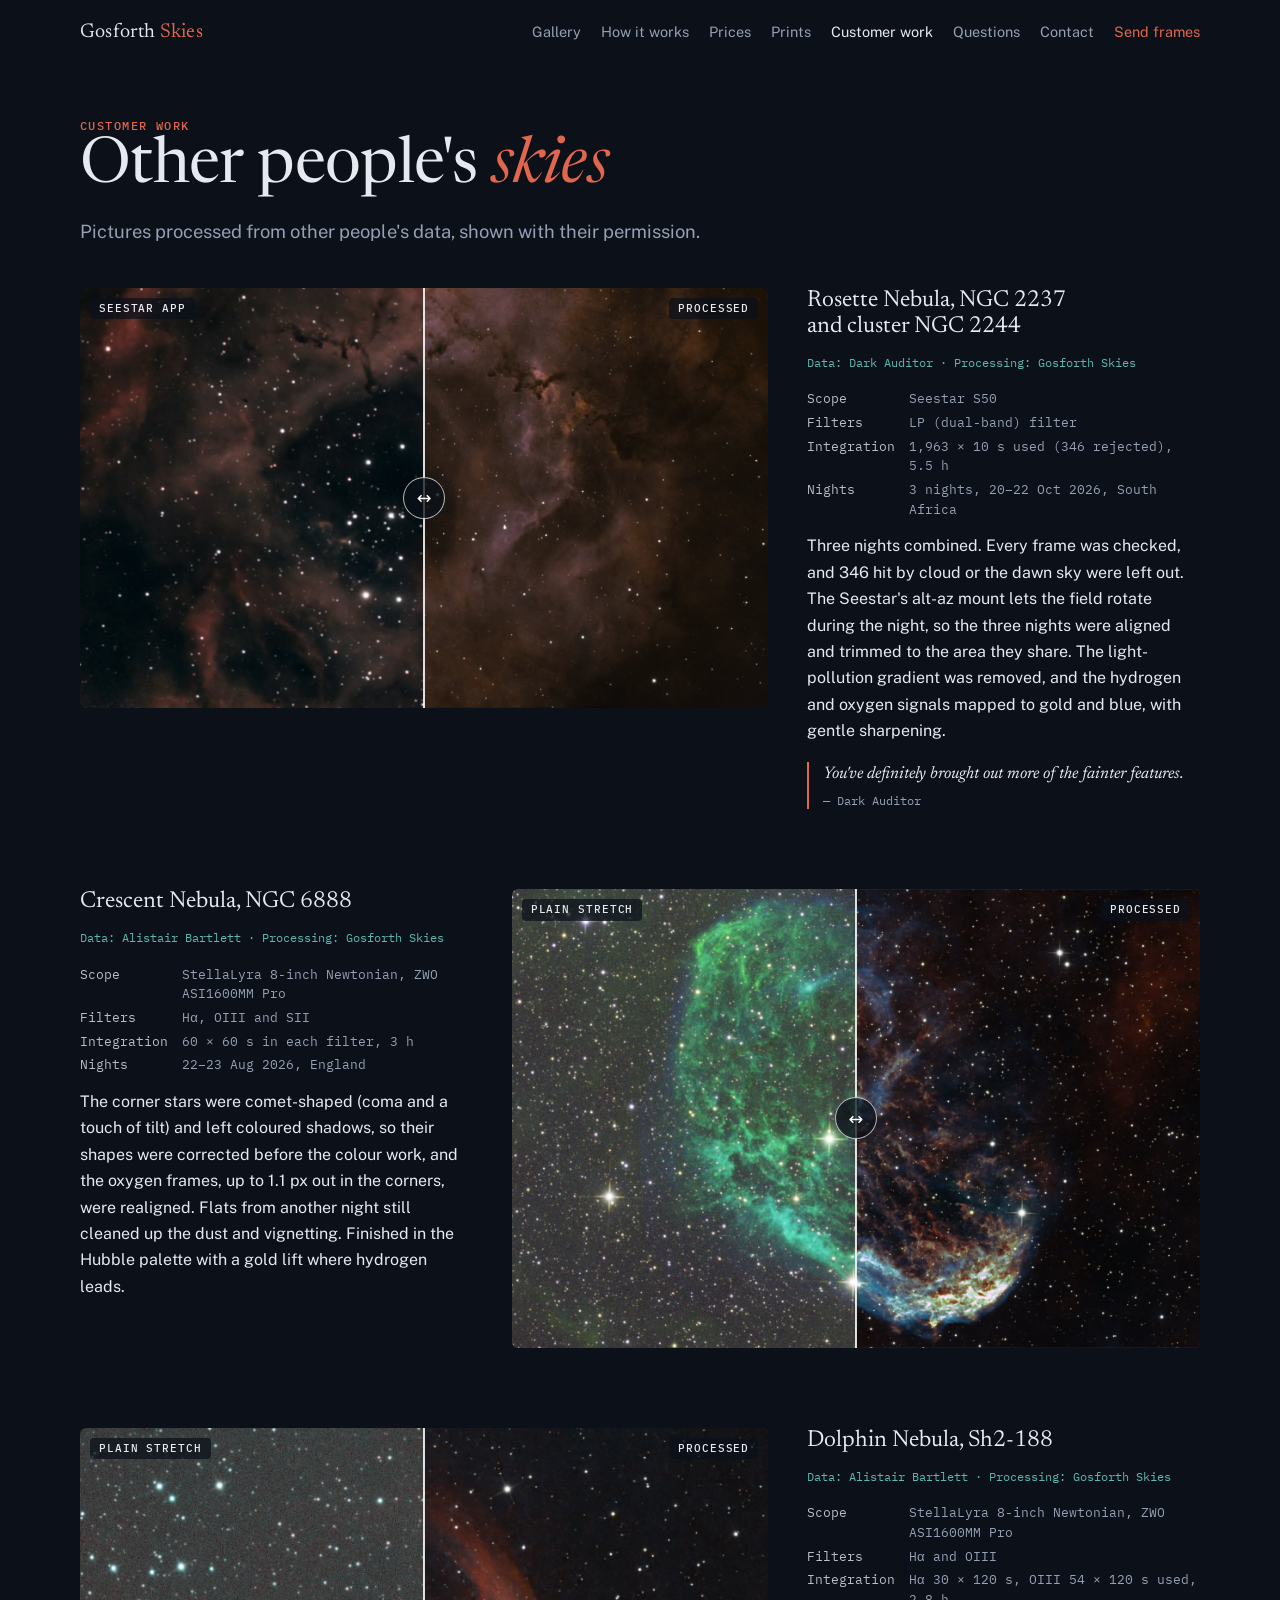
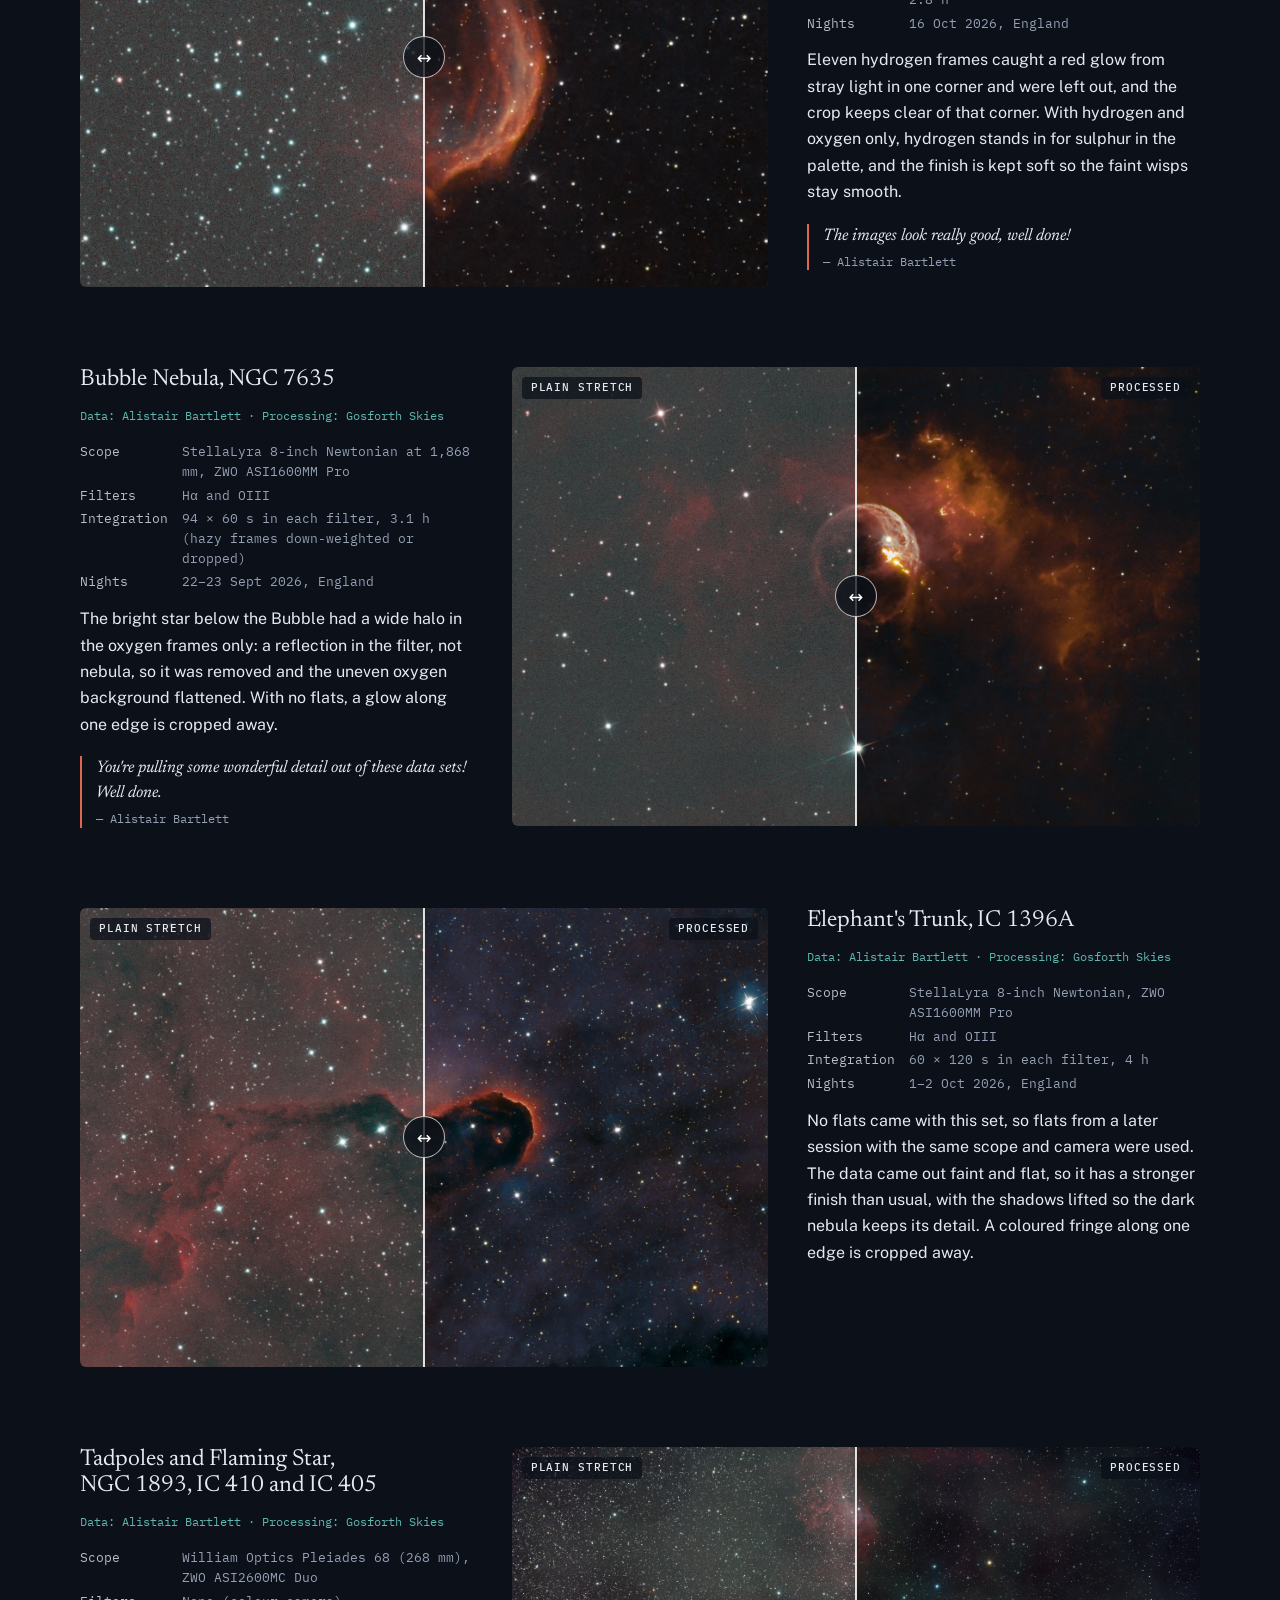
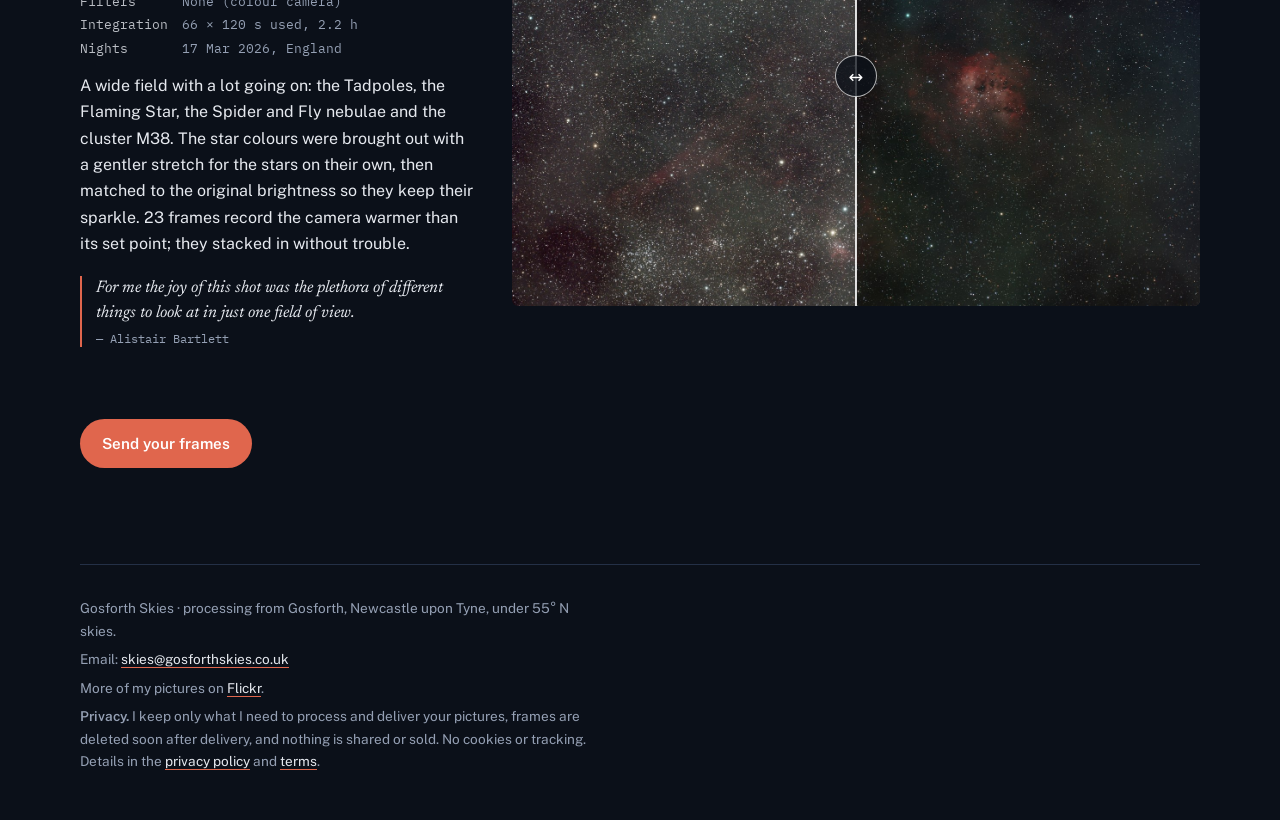
<file: customers.html>
<!doctype html>
<html lang="en-GB">
<head>
<meta charset="utf-8">
<meta name="viewport" content="width=device-width, initial-scale=1, viewport-fit=cover">
<link rel="icon" href="data:image/svg+xml,%3Csvg xmlns='http://www.w3.org/2000/svg' viewBox='0 0 32 32'%3E%3Ccircle cx='16' cy='16' r='15' fill='%230b1019' stroke='%23243046' stroke-width='2'/%3E%3Ccircle cx='16' cy='16' r='6' fill='%23e0664d'/%3E%3C/svg%3E">
<style>
:root { padding-top: env(safe-area-inset-top, 0px); padding-bottom: env(safe-area-inset-bottom, 0px); }
body { margin: 0; font-size: 14px; font-family: system-ui, sans-serif; }
img { max-width: 100%; }
[hidden] { display: none !important; }
</style>
<title>Customer work · Gosforth Skies</title>
<meta name="claude:viewport-fit-sides" content="cover">
<meta name="description" content="Astrophotography processed from other people's data, shown with their permission.">
<!-- link previews (Facebook, WhatsApp, etc.) -->
<meta property="og:type" content="website">
<meta property="og:site_name" content="Gosforth Skies">
<meta property="og:title" content="Gosforth Skies">
<meta property="og:description" content="Astrophotography processing for smart telescopes and astro cameras: send your raw frames, get back a finished image.">
<meta property="og:image" content="https://gosforthskies.co.uk/img/og_preview.jpg">
<meta property="og:image:width" content="1200">
<meta property="og:image:height" content="630">
<meta property="og:image:alt" content="The Andromeda Galaxy, processed from Seestar frames">
<meta property="og:url" content="https://gosforthskies.co.uk/">
<meta name="twitter:card" content="summary_large_image">
<link rel="stylesheet" href="fonts/fonts.css"><!-- self-hosted (tools/fetch_fonts.py): no visitor data goes to Google -->
<style>
/* Layout: one long night-sky scroll; each picture is a before/after slider, captions read like an observing log. */
:root {
  --sky:      #0b1019;   /* page ground: dark sky at the zenith */
  --deep:     #121a27;   /* raised panels */
  --rule:     #243046;
  --ink:      #e6e9ef;   /* main text */
  --dim:      #95a0b4;   /* secondary text */
  --ha:       #e0664d;   /* hydrogen-alpha, 656.3 nm: the accent */
  --oiii:     #5fb7b0;   /* oxygen-III, 500.7 nm: used sparingly */
  --font-display: "Newsreader", "Iowan Old Style", Georgia, serif;
  --font-body:    "Public Sans", system-ui, -apple-system, "Segoe UI", sans-serif;
  --font-data:    "IBM Plex Mono", ui-monospace, "Cascadia Mono", Consolas, monospace;
  color-scheme: dark;
}
/* Always dark: a night-sky site, whatever the visitor's system theme. */

body { background: var(--sky); color: var(--ink); font: 400 1rem/1.65 var(--font-body); }
.wrap { max-width: 1120px; margin: 0 auto; padding-left: max(16px, env(safe-area-inset-left, 0px)); padding-right: max(16px, env(safe-area-inset-right, 0px)); }
section { padding-block: clamp(48px, 8vw, 96px); border-top: 1px solid var(--rule); }
h1, h2, h3 { font-family: var(--font-display); font-weight: 400; text-wrap: balance; line-height: 1.12; margin: 0; }
h1 { font-size: clamp(2.3rem, 5.5vw, 4rem); letter-spacing: -0.01em; }
h1 em, h2 em { font-style: italic; color: var(--ha); }
h2 { font-size: clamp(1.8rem, 3.6vw, 2.6rem); }
h3 { font-size: 1.45rem; }
p { margin: 0; max-width: 65ch; }
.eyebrow { font: 500 0.75rem/1 var(--font-data); letter-spacing: 0.12em; text-transform: uppercase; color: var(--ha); }
.lede { font-size: 1.15rem; color: var(--dim); }
a { color: var(--ink); text-decoration-color: var(--ha); text-underline-offset: 3px; }
a:focus-visible, input:focus-visible, button:focus-visible { outline: 2px solid var(--oiii); outline-offset: 3px; }

/* header */
.top { padding-block: 20px; display: flex; justify-content: space-between; align-items: baseline; gap: 16px; flex-wrap: wrap; }
.brand { font: 400 1.25rem/1 var(--font-display); letter-spacing: 0.01em; }
.brand span { color: var(--ha); }
.nav { display: flex; gap: 20px; flex-wrap: wrap; font-size: 0.9rem; }
.nav a { color: var(--dim); text-decoration: none; }
.nav a:hover { color: var(--ink); }

/* hero */
.hero { display: grid; grid-template-columns: minmax(0, 5fr) minmax(0, 7fr); gap: clamp(24px, 4vw, 56px); align-items: center; padding-block: clamp(24px, 5vw, 64px) clamp(48px, 7vw, 88px); }
.hero > div:first-child { display: grid; gap: 20px; min-width: 0; }
.cta { display: inline-block; justify-self: start; padding: 12px 22px; border-radius: 999px; background: var(--ha); color: #fff; text-decoration: none; font-weight: 600; font-size: 0.95rem; }
.hero-actions { display: flex; flex-wrap: wrap; align-items: center; gap: 10px 18px; }
.hero-actions .alt { color: var(--dim); font-size: 0.95rem; }
.hero-actions .alt:hover { color: var(--ink); }
.hero-meta { font: 400 0.8rem/1.6 var(--font-data); color: var(--dim); letter-spacing: 0.02em; max-width: none; }
.hero-quote { margin: 0; }
.nav .send-link { color: var(--ha); }
@media (max-width: 820px) {
  .hero { grid-template-columns: minmax(0, 1fr); padding-block: 12px 40px; gap: 22px; }
  .hero > div:first-child { gap: 14px; }
  .quote.hero-quote { display: none; }           /* keeps the before/after slider near the first screen on a phone */
  .top { flex-wrap: nowrap; flex-direction: column; align-items: stretch; gap: 4px; padding-block: 14px 4px; }
  .nav { flex-wrap: nowrap; overflow-x: auto; gap: 0 18px; scrollbar-width: none; -webkit-overflow-scrolling: touch; }   /* one swipeable row */
  .nav::-webkit-scrollbar { display: none; }
  .nav a { flex: none; padding-block: 12px; }    /* comfortable tap targets */
}

/* before / after slider */
.ba { position: relative; overflow: hidden; border-radius: 6px; background: #000; max-width: 100%; touch-action: pan-y; user-select: none; }
.ba img { display: block; width: 100%; height: auto; }
.ba .after { position: absolute; inset: 0; clip-path: inset(0 0 0 var(--pos, 50%)); }
.ba .after img { width: 100%; height: 100%; object-fit: cover; }
.ba .handle { position: absolute; top: 0; bottom: 0; left: var(--pos, 50%); width: 2px; margin-left: -1px; background: rgba(255,255,255,0.85); pointer-events: none; }
.ba .handle::after { content: "\2194"; position: absolute; top: 50%; left: 50%; transform: translate(-50%, -50%); width: 40px; height: 40px; border-radius: 50%; background: rgba(11,16,25,0.75); border: 1px solid rgba(255,255,255,0.7); color: #fff; display: grid; place-items: center; font-size: 1.1rem; }
.ba input { position: absolute; inset: 0; width: 100%; height: 100%; margin: 0; opacity: 0; cursor: ew-resize; }
.ba .tag { position: absolute; top: 10px; padding: 3px 9px; border-radius: 4px; background: rgba(11,16,25,0.72); color: #e6e9ef; font: 500 0.7rem/1.4 var(--font-data); letter-spacing: 0.08em; text-transform: uppercase; pointer-events: none; }
.ba .tag.l { left: 10px; } .ba .tag.r { right: 10px; }

/* gallery */
.pairs { display: grid; gap: clamp(48px, 7vw, 80px); margin-top: 40px; }
.pair { display: grid; grid-template-columns: minmax(0, 7fr) minmax(0, 4fr); gap: clamp(20px, 3vw, 40px); align-items: start; }
.pair.flip { grid-template-columns: minmax(0, 4fr) minmax(0, 7fr); }
.pair.flip .ba, .pair.flip figure { order: 2; }
.pair .text { display: grid; gap: 14px; min-width: 0; }
@media (max-width: 820px) { .pair, .pair.flip { grid-template-columns: minmax(0, 1fr); } .pair.flip .ba, .pair.flip figure { order: 0; } }
.log { display: grid; grid-template-columns: max-content minmax(0, 1fr); gap: 4px 14px; margin: 4px 0 0; font: 400 0.82rem/1.5 var(--font-data); color: var(--dim); font-variant-numeric: tabular-nums; }
.log dt { color: var(--ink); opacity: 0.8; }
.log dd { margin: 0; }
.credit { font: 400 0.78rem/1.4 var(--font-data); color: var(--oiii); }
.more { margin-top: clamp(36px, 5vw, 56px); font-weight: 600; }
.more a::after { content: " \2192"; color: var(--ha); }
/* customer work page (customers.html, built by tools/build_clients.py) */
a.brand { color: var(--ink); text-decoration: none; }
.nav a[aria-current="page"] { color: var(--ink); }
.quote { margin: 4px 0 0; padding-left: 14px; border-left: 2px solid var(--ha); display: grid; gap: 4px; }
.quote p { font: italic 400 1.05rem/1.5 var(--font-display); }
.quote cite { font: 400 0.78rem/1.4 var(--font-data); color: var(--dim); font-style: normal; }
.quote cite::before { content: "\2014\00a0"; }
.quotes { margin-top: 28px; display: grid; gap: 18px; grid-template-columns: repeat(auto-fit, minmax(260px, 1fr)); }
.quotes .quote { margin: 0; }

.grid3 { display: grid; grid-template-columns: repeat(3, minmax(0, 1fr)); gap: 20px; margin-top: 36px; }
@media (max-width: 820px) { .grid3 { grid-template-columns: minmax(0, 1fr); } }
figure { margin: 0; display: grid; gap: 10px; min-width: 0; }
figure img { width: 100%; height: auto; border-radius: 6px; display: block; }
figcaption { display: grid; gap: 3px; font-size: 0.92rem; }
figcaption b { font-weight: 600; }
figcaption span { color: var(--dim); font-size: 0.85rem; }

/* prints: cards generated from data/print_sizes.csv by tools/build_prints.py; every picture sits in the same 3:2 frame */
.prints { display: grid; grid-template-columns: repeat(3, minmax(0, 1fr)); gap: 32px 24px; margin-top: 24px; align-items: start; }
@media (max-width: 900px) { .prints { grid-template-columns: repeat(2, minmax(0, 1fr)); } }
@media (max-width: 560px) { .prints { grid-template-columns: minmax(0, 1fr); } }
.print img, .print .noimg { width: 100%; aspect-ratio: 3 / 2; object-fit: contain; background: #05080d; border-radius: 6px; }
.print .noimg { display: grid; place-items: center; color: var(--dim); font: 400 0.8rem var(--font-data); border: 1px dashed var(--rule); background: var(--deep); }
.sizes { font: 500 0.78rem/1.4 var(--font-data) !important; letter-spacing: 0.06em; color: var(--ha) !important; }
.buy { color: inherit; text-decoration: none; border: 1px solid currentColor; border-radius: 4px; padding: 1px 7px; margin: 2px 4px 2px 0; display: inline-block; }
.buy:hover, .buy:focus-visible { background: rgba(255,255,255,0.1); }
.onreq { font: 400 0.75rem/1.4 var(--font-data) !important; color: var(--dim) !important; }
/* colour-version buttons under a print that comes in two palettes */
.vers { display: flex; gap: 6px; flex-wrap: wrap; margin-top: -2px; }
.vers button { font: 500 0.72rem/1 var(--font-data); letter-spacing: 0.04em; padding: 7px 11px; border-radius: 999px; border: 1px solid var(--rule); background: var(--deep); color: var(--dim); cursor: pointer; }
.vers button[aria-pressed="true"] { border-color: var(--ha); color: var(--ink); }
.vers button:hover { color: var(--ink); }
.media { margin-top: 36px; display: grid; gap: 8px; max-width: 760px; }
.media .note { margin-top: 0; }

/* how it works: a real sequence */
.steps { display: grid; grid-template-columns: repeat(3, minmax(0, 1fr)); gap: 28px; margin-top: 36px; counter-reset: step; }
@media (max-width: 820px) { .steps { grid-template-columns: minmax(0, 1fr); } }
.step { display: grid; gap: 10px; align-content: start; min-width: 0; }
.step::before { counter-increment: step; content: counter(step); font: 400 2.6rem/1 var(--font-display); color: var(--ha); }
.step p { color: var(--dim); }
/* send your frames: the upload box (talks to the gosforth-upload Worker at upload.gosforthskies.co.uk) */
.send { margin-top: 40px; background: var(--deep); border: 1px solid var(--ha); border-radius: 8px; padding: clamp(18px, 3vw, 28px); display: grid; gap: 16px; max-width: 760px; }
.send .fields { display: grid; grid-template-columns: repeat(2, minmax(0, 1fr)); gap: 12px 16px; }
@media (max-width: 560px) { .send .fields { grid-template-columns: minmax(0, 1fr); } }
.send label { display: grid; gap: 4px; font-size: 0.85rem; color: var(--dim); min-width: 0; }
.send input[type=text], .send input[type=email] { font: inherit; color: var(--ink); background: var(--sky); border: 1px solid var(--rule); border-radius: 6px; padding: 9px 11px; min-width: 0; }
.drop { border: 1px dashed var(--rule); border-radius: 8px; padding: 22px 16px; text-align: center; color: var(--dim); cursor: pointer; display: grid; gap: 6px; }
.drop.over { border-color: var(--oiii); color: var(--ink); }
.drop b { color: var(--ink); font-weight: 600; }
.send button { justify-self: start; padding: 12px 22px; border: 0; border-radius: 999px; background: var(--ha); color: #fff; font: 600 0.95rem var(--font-body); cursor: pointer; }
.send button:disabled { opacity: 0.5; cursor: default; }
.bar { height: 8px; border-radius: 4px; background: var(--sky); border: 1px solid var(--rule); overflow: hidden; }
.bar i { display: block; height: 100%; width: 0; background: var(--oiii); transition: width 0.3s; }
.sendmsg { font: 400 0.85rem/1.5 var(--font-data); color: var(--dim); }
.sendmsg.err { color: var(--ha); }
.send .trap { position: absolute; left: -9999px; width: 1px; height: 1px; overflow: hidden; }   /* honeypot: people never see it */
code { font: 400 0.88em var(--font-data); background: var(--deep); border: 1px solid var(--rule); border-radius: 4px; padding: 1px 5px; overflow-wrap: anywhere; }

/* pricing */
.price { margin-top: 32px; display: grid; grid-template-columns: repeat(4, minmax(0, 1fr)); gap: 16px; }
@media (max-width: 900px) { .price { grid-template-columns: repeat(2, minmax(0, 1fr)); } }
@media (max-width: 480px) { .price { grid-template-columns: minmax(0, 1fr); } }
.tier { background: var(--deep); border: 1px solid var(--rule); border-radius: 8px; padding: 22px; display: grid; gap: 10px; align-content: start; }
.tier.pilot { border-color: var(--ha); }
.tier .amt { font: 400 2rem/1 var(--font-display); }
.tier .amt small { font: 400 0.85rem var(--font-body); color: var(--dim); }
.tier ul { margin: 0; padding-left: 18px; color: var(--dim); font-size: 0.92rem; display: grid; gap: 4px; }
.note { margin-top: 18px; font-size: 0.88rem; color: var(--dim); }

/* faq */
.faq { margin-top: 28px; display: grid; gap: 0; max-width: 780px; }
.faq details { border-bottom: 1px solid var(--rule); padding-block: 16px; }
.faq summary { cursor: pointer; font-weight: 600; list-style: none; display: flex; justify-content: space-between; gap: 16px; }
.faq summary::after { content: "+"; color: var(--ha); font-size: 1.2rem; line-height: 1; }
.faq details[open] summary::after { content: "\2212"; }
.faq details p { margin-top: 10px; color: var(--dim); }

footer { border-top: 1px solid var(--rule); padding-block: 32px 48px; color: var(--dim); font-size: 0.85rem; display: grid; gap: 6px; }
@media (prefers-reduced-motion: reduce) { html { scroll-behavior: auto; } }
html { scroll-behavior: smooth; }
/* click a picture to see it large (gallery and prints; the before/after sliders are left alone) */
figure img, .print img { cursor: zoom-in; }
.ba img { cursor: auto; }
.lb { position: fixed; inset: 0; z-index: 1000; display: none; flex-direction: column; align-items: center; justify-content: center; gap: 12px; padding: 16px; background: #03050a; cursor: zoom-out; }
.lb.open { display: flex; }
.lb img { max-width: 100%; max-height: calc(100% - 48px); object-fit: contain; border-radius: 4px; }
.lb p { margin: 0; color: var(--dim); font: 400 0.85rem var(--font-data); text-align: center; }
.lb button { position: absolute; top: 10px; right: 12px; width: 44px; height: 44px; border: 0; border-radius: 50%; background: transparent; color: var(--ink); font-size: 1.6rem; line-height: 1; cursor: pointer; }
.lb button:hover { background: rgba(255, 255, 255, 0.08); }
</style>

</head>
<body>
<div class="wrap">
  <header class="top">
    <a class="brand" href="index.html">Gosforth <span>Skies</span></a>
    <nav class="nav" aria-label="Sections">
      <a href="index.html#gallery">Gallery</a><a href="index.html#how">How it works</a><a href="index.html#prices">Prices</a><a href="index.html#prints">Prints</a><a href="customers.html" aria-current="page">Customer work</a><a href="index.html#faq">Questions</a><a href="index.html#contact">Contact</a><a class="send-link" href="index.html#send">Send frames</a>
    </nav>
  </header>
</div>

<section id="customers" style="border-top:0; padding-top:clamp(24px, 5vw, 56px)">
  <div class="wrap">
    <p class="eyebrow">Customer work</p>
    <h1>Other people's <em>skies</em></h1>
    <p class="lede" style="margin-top:14px">Pictures processed from other people's data, shown with their permission.</p>
    <div class="pairs">
      <div class="pair">
        <div class="ba" style="--pos:50%">
          <img src="img/c_rosette_before.jpg" alt="Rosette Nebula, NGC 2237 and cluster NGC 2244, Seestar app" width="1600" height="976" loading="lazy">
          <div class="after"><img src="img/c_rosette_after.jpg" alt="Rosette Nebula, NGC 2237 and cluster NGC 2244, processed" width="1600" height="976" loading="lazy"></div>
          <div class="handle"></div>
          <span class="tag l">Seestar app</span><span class="tag r">Processed</span>
          <input type="range" min="0" max="100" value="50" aria-label="Compare Rosette Nebula, NGC 2237 and cluster NGC 2244 before and after" id="ba-c0">
        </div>
        <div class="text">
          <h3>Rosette Nebula, NGC 2237 and cluster NGC 2244</h3>
          <p class="credit">Data: Dark Auditor · Processing: Gosforth Skies</p>
          <dl class="log">
            <dt>Scope</dt><dd>Seestar S50</dd>
            <dt>Filters</dt><dd>LP (dual-band) filter</dd>
            <dt>Integration</dt><dd>1,963 × 10 s used (346 rejected), 5.5 h</dd>
            <dt>Nights</dt><dd>3 nights, 20–22 Oct 2026, South Africa</dd>
          </dl>
          <p>Three nights combined. Every frame was checked, and 346 hit by cloud or the dawn sky were left out. The Seestar&#x27;s alt-az mount lets the field rotate during the night, so the three nights were aligned and trimmed to the area they share. The light-pollution gradient was removed, and the hydrogen and oxygen signals mapped to gold and blue, with gentle sharpening.</p>
          <blockquote class="quote"><p>You&#x27;ve definitely brought out more of the fainter features.</p><cite>Dark Auditor</cite></blockquote>
        </div>
      </div>
      <div class="pair flip">
        <div class="ba" style="--pos:50%">
          <img src="img/c_crescent_before.jpg" alt="Crescent Nebula, NGC 6888, plain stretch" width="1600" height="1066" loading="lazy">
          <div class="after"><img src="img/c_crescent_after.jpg" alt="Crescent Nebula, NGC 6888, processed" width="1600" height="1066" loading="lazy"></div>
          <div class="handle"></div>
          <span class="tag l">Plain stretch</span><span class="tag r">Processed</span>
          <input type="range" min="0" max="100" value="50" aria-label="Compare Crescent Nebula, NGC 6888 before and after" id="ba-c1">
        </div>
        <div class="text">
          <h3>Crescent Nebula, NGC 6888</h3>
          <p class="credit">Data: Alistair Bartlett · Processing: Gosforth Skies</p>
          <dl class="log">
            <dt>Scope</dt><dd>StellaLyra 8-inch Newtonian, ZWO ASI1600MM Pro</dd>
            <dt>Filters</dt><dd>Hα, OIII and SII</dd>
            <dt>Integration</dt><dd>60 × 60 s in each filter, 3 h</dd>
            <dt>Nights</dt><dd>22–23 Aug 2026, England</dd>
          </dl>
          <p>The corner stars were comet-shaped (coma and a touch of tilt) and left coloured shadows, so their shapes were corrected before the colour work, and the oxygen frames, up to 1.1 px out in the corners, were realigned. Flats from another night still cleaned up the dust and vignetting. Finished in the Hubble palette with a gold lift where hydrogen leads.</p>
        </div>
      </div>
      <div class="pair">
        <div class="ba" style="--pos:50%">
          <img src="img/c_dolphin_before.jpg" alt="Dolphin Nebula, Sh2-188, plain stretch" width="1472" height="982" loading="lazy">
          <div class="after"><img src="img/c_dolphin_after.jpg" alt="Dolphin Nebula, Sh2-188, processed" width="1472" height="982" loading="lazy"></div>
          <div class="handle"></div>
          <span class="tag l">Plain stretch</span><span class="tag r">Processed</span>
          <input type="range" min="0" max="100" value="50" aria-label="Compare Dolphin Nebula, Sh2-188 before and after" id="ba-c2">
        </div>
        <div class="text">
          <h3>Dolphin Nebula, Sh2-188</h3>
          <p class="credit">Data: Alistair Bartlett · Processing: Gosforth Skies</p>
          <dl class="log">
            <dt>Scope</dt><dd>StellaLyra 8-inch Newtonian, ZWO ASI1600MM Pro</dd>
            <dt>Filters</dt><dd>Hα and OIII</dd>
            <dt>Integration</dt><dd>Hα 30 × 120 s, OIII 54 × 120 s used, 2.8 h</dd>
            <dt>Nights</dt><dd>16 Oct 2026, England</dd>
          </dl>
          <p>Eleven hydrogen frames caught a red glow from stray light in one corner and were left out, and the crop keeps clear of that corner. With hydrogen and oxygen only, hydrogen stands in for sulphur in the palette, and the finish is kept soft so the faint wisps stay smooth.</p>
          <blockquote class="quote"><p>The images look really good, well done!</p><cite>Alistair Bartlett</cite></blockquote>
        </div>
      </div>
      <div class="pair flip">
        <div class="ba" style="--pos:50%">
          <img src="img/c_bubble_before.jpg" alt="Bubble Nebula, NGC 7635, plain stretch" width="1600" height="1067" loading="lazy">
          <div class="after"><img src="img/c_bubble_after.jpg" alt="Bubble Nebula, NGC 7635, processed" width="1600" height="1067" loading="lazy"></div>
          <div class="handle"></div>
          <span class="tag l">Plain stretch</span><span class="tag r">Processed</span>
          <input type="range" min="0" max="100" value="50" aria-label="Compare Bubble Nebula, NGC 7635 before and after" id="ba-c3">
        </div>
        <div class="text">
          <h3>Bubble Nebula, NGC 7635</h3>
          <p class="credit">Data: Alistair Bartlett · Processing: Gosforth Skies</p>
          <dl class="log">
            <dt>Scope</dt><dd>StellaLyra 8-inch Newtonian at 1,868 mm, ZWO ASI1600MM Pro</dd>
            <dt>Filters</dt><dd>Hα and OIII</dd>
            <dt>Integration</dt><dd>94 × 60 s in each filter, 3.1 h (hazy frames down-weighted or dropped)</dd>
            <dt>Nights</dt><dd>22–23 Sept 2026, England</dd>
          </dl>
          <p>The bright star below the Bubble had a wide halo in the oxygen frames only: a reflection in the filter, not nebula, so it was removed and the uneven oxygen background flattened. With no flats, a glow along one edge is cropped away.</p>
          <blockquote class="quote"><p>You&#x27;re pulling some wonderful detail out of these data sets! Well done.</p><cite>Alistair Bartlett</cite></blockquote>
        </div>
      </div>
      <div class="pair">
        <div class="ba" style="--pos:50%">
          <img src="img/c_elephant_before.jpg" alt="Elephant&#x27;s Trunk, IC 1396A, plain stretch" width="1600" height="1067" loading="lazy">
          <div class="after"><img src="img/c_elephant_after.jpg" alt="Elephant&#x27;s Trunk, IC 1396A, processed" width="1600" height="1067" loading="lazy"></div>
          <div class="handle"></div>
          <span class="tag l">Plain stretch</span><span class="tag r">Processed</span>
          <input type="range" min="0" max="100" value="50" aria-label="Compare Elephant&#x27;s Trunk, IC 1396A before and after" id="ba-c4">
        </div>
        <div class="text">
          <h3>Elephant&#x27;s Trunk, IC 1396A</h3>
          <p class="credit">Data: Alistair Bartlett · Processing: Gosforth Skies</p>
          <dl class="log">
            <dt>Scope</dt><dd>StellaLyra 8-inch Newtonian, ZWO ASI1600MM Pro</dd>
            <dt>Filters</dt><dd>Hα and OIII</dd>
            <dt>Integration</dt><dd>60 × 120 s in each filter, 4 h</dd>
            <dt>Nights</dt><dd>1–2 Oct 2026, England</dd>
          </dl>
          <p>No flats came with this set, so flats from a later session with the same scope and camera were used. The data came out faint and flat, so it has a stronger finish than usual, with the shadows lifted so the dark nebula keeps its detail. A coloured fringe along one edge is cropped away.</p>
        </div>
      </div>
      <div class="pair flip">
        <div class="ba" style="--pos:50%">
          <img src="img/c_ngc1893_before.jpg" alt="Tadpoles and Flaming Star, NGC 1893, IC 410 and IC 405, plain stretch" width="1600" height="1067" loading="lazy">
          <div class="after"><img src="img/c_ngc1893_after.jpg" alt="Tadpoles and Flaming Star, NGC 1893, IC 410 and IC 405, processed" width="1600" height="1067" loading="lazy"></div>
          <div class="handle"></div>
          <span class="tag l">Plain stretch</span><span class="tag r">Processed</span>
          <input type="range" min="0" max="100" value="50" aria-label="Compare Tadpoles and Flaming Star, NGC 1893, IC 410 and IC 405 before and after" id="ba-c5">
        </div>
        <div class="text">
          <h3>Tadpoles and Flaming Star, NGC 1893, IC 410 and IC 405</h3>
          <p class="credit">Data: Alistair Bartlett · Processing: Gosforth Skies</p>
          <dl class="log">
            <dt>Scope</dt><dd>William Optics Pleiades 68 (268 mm), ZWO ASI2600MC Duo</dd>
            <dt>Filters</dt><dd>None (colour camera)</dd>
            <dt>Integration</dt><dd>66 × 120 s used, 2.2 h</dd>
            <dt>Nights</dt><dd>17 Mar 2026, England</dd>
          </dl>
          <p>A wide field with a lot going on: the Tadpoles, the Flaming Star, the Spider and Fly nebulae and the cluster M38. The star colours were brought out with a gentler stretch for the stars on their own, then matched to the original brightness so they keep their sparkle. 23 frames record the camera warmer than its set point; they stacked in without trouble.</p>
          <blockquote class="quote"><p>For me the joy of this shot was the plethora of different things to look at in just one field of view.</p><cite>Alistair Bartlett</cite></blockquote>
        </div>
      </div>
    </div>
    <p style="margin-top:clamp(40px, 6vw, 72px)"><a class="cta" href="index.html#upload">Send your frames</a></p>
  </div>
</section>

<div class="wrap">
  <footer>
    <p>Gosforth Skies · processing from Gosforth, Newcastle upon Tyne, under 55° N skies.</p>
    <p>Email: <span id="contact">skies at gosforthskies dot co dot uk</span></p>
    <p>More of my pictures on <a href="https://www.flickr.com/photos/gosforthskies/" rel="noopener">Flickr</a>.</p>
    <p id="privacy"><b>Privacy.</b> I keep only what I need to process and deliver your pictures, frames are deleted soon after delivery, and nothing is shared or sold. No cookies or tracking. Details in the <a href="privacy.html">privacy policy</a> and <a href="terms.html">terms</a>.</p>
  </footer>
</div>

<script>
document.querySelectorAll('.ba').forEach(function (box) {
  var input = box.querySelector('input');
  var set = function () { box.style.setProperty('--pos', input.value + '%'); };
  input.addEventListener('input', set); set();
});
// prints in two colour versions: the buttons swap the picture above them
document.querySelectorAll('.print .vers').forEach(function (group) {
  var img = group.parentNode.querySelector('img');
  group.querySelectorAll('button').forEach(function (b) {
    b.addEventListener('click', function () {
      img.src = b.getAttribute('data-src');
      group.querySelectorAll('button').forEach(function (o) { o.setAttribute('aria-pressed', o === b ? 'true' : 'false'); });
    });
  });
});
// click or tap a picture to see it large: whichever version is showing, with its title; tap anywhere, Esc or the cross closes it
(function () {
  var lb = document.createElement('div'); lb.className = 'lb'; lb.setAttribute('role', 'dialog'); lb.setAttribute('aria-modal', 'true'); lb.setAttribute('aria-label', 'Picture, enlarged');
  lb.innerHTML = '<button type="button" aria-label="Close">&times;</button><img alt=""><p></p>';
  document.body.appendChild(lb);
  var big = lb.querySelector('img'), cap = lb.querySelector('p'), closeBtn = lb.querySelector('button'), last = null;
  function close() { lb.classList.remove('open'); big.removeAttribute('src'); document.body.style.overflow = ''; if (last) last.focus(); }
  lb.addEventListener('click', close);
  document.addEventListener('keydown', function (e) { if (e.key === 'Escape' && lb.classList.contains('open')) close(); });
  document.querySelectorAll('figure img, .print img').forEach(function (img) {
    if (img.closest('.ba')) return;
    img.tabIndex = 0;
    function open() {
      var fig = img.closest('figure'), title = fig && fig.querySelector('figcaption b');
      big.src = img.currentSrc || img.src; big.alt = img.alt; cap.textContent = title ? title.textContent : img.alt;
      last = img; lb.classList.add('open'); document.body.style.overflow = 'hidden'; closeBtn.focus();
    }
    img.addEventListener('click', open);
    img.addEventListener('keydown', function (e) { if (e.key === 'Enter' || e.key === ' ') { e.preventDefault(); open(); } });
  });
})();
// contact address built in the browser so it never appears whole in the page source (light protection from scrapers);
// without JavaScript the "skies at gosforthskies dot co dot uk" text stays as written
(function () {
  var el = document.getElementById('contact'); if (!el) return;
  var addr = ['skies', String.fromCharCode(64), ['gosforthskies', 'co', 'uk'].join('.')].join('');
  var a = document.createElement('a'); a.href = 'mail' + 'to:' + addr; a.textContent = addr;
  el.textContent = ''; el.appendChild(a);
})();
</script>

</body>
</html>
</file>
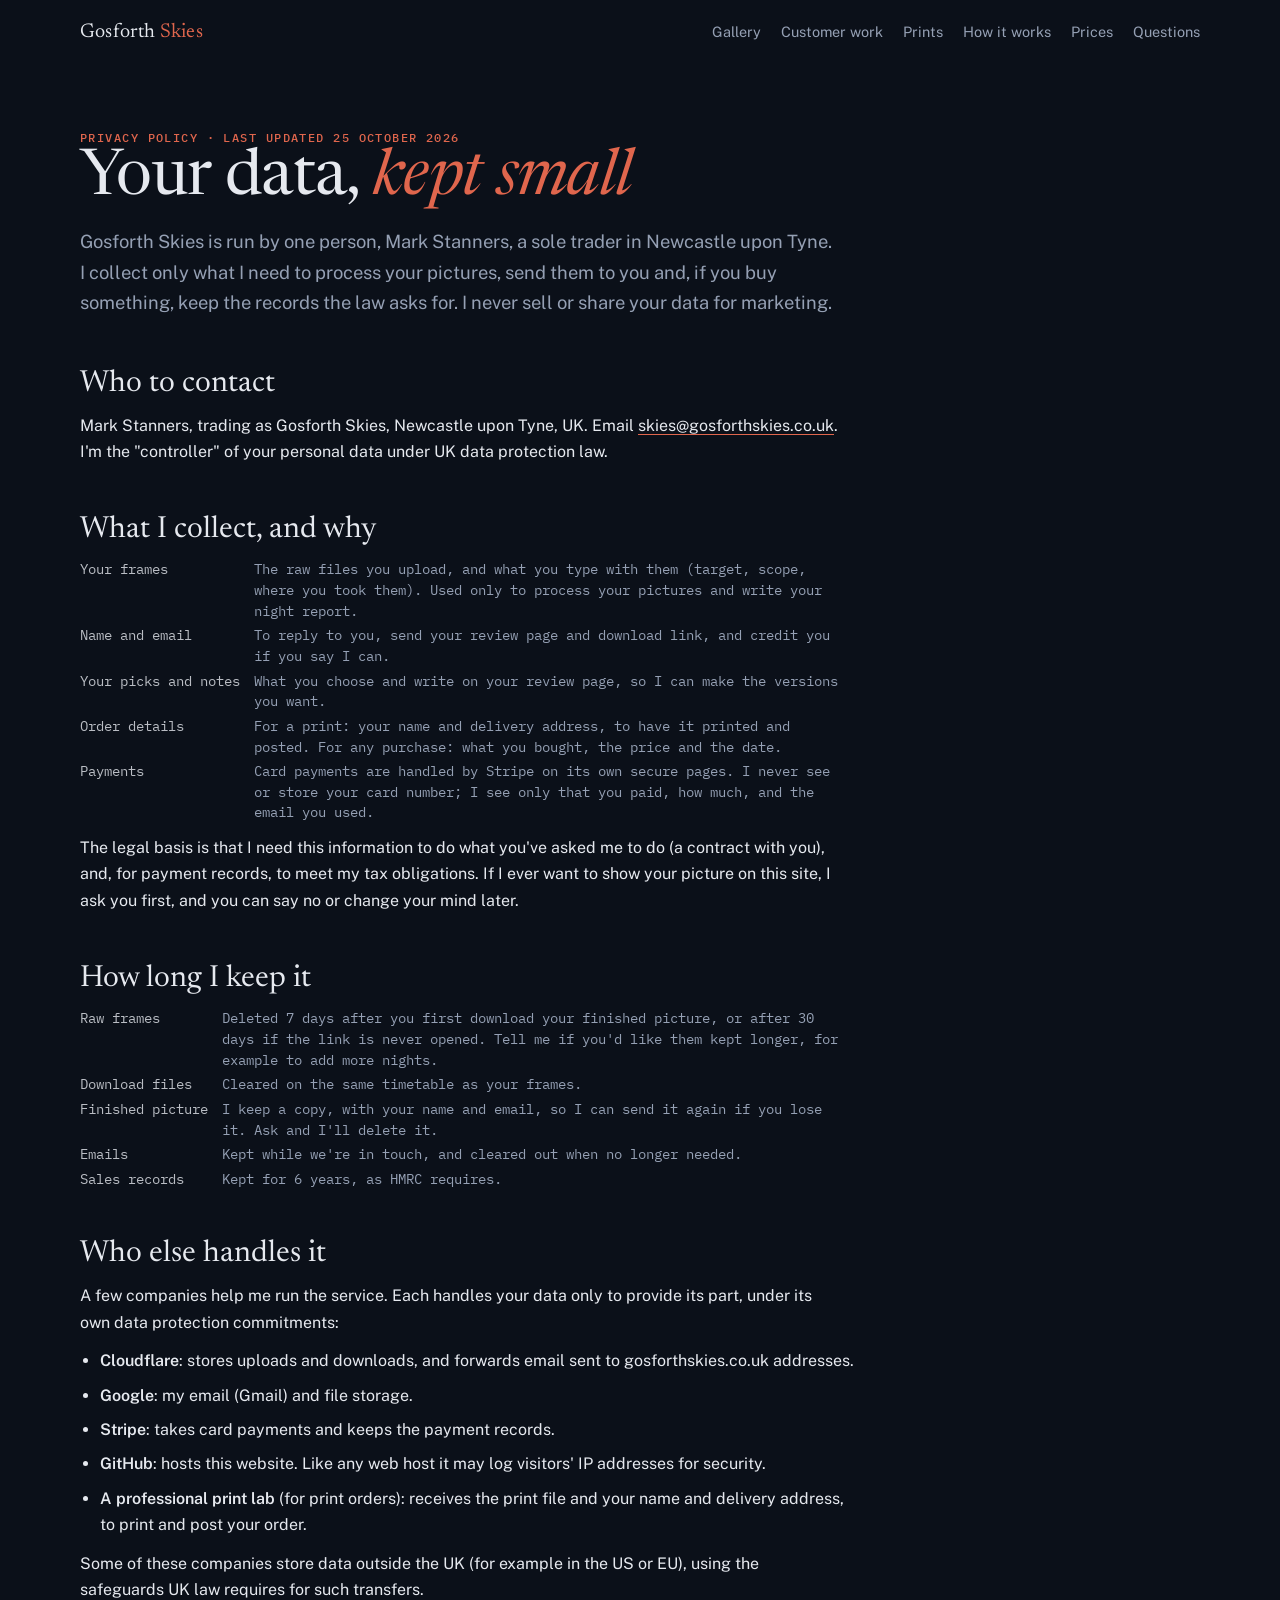
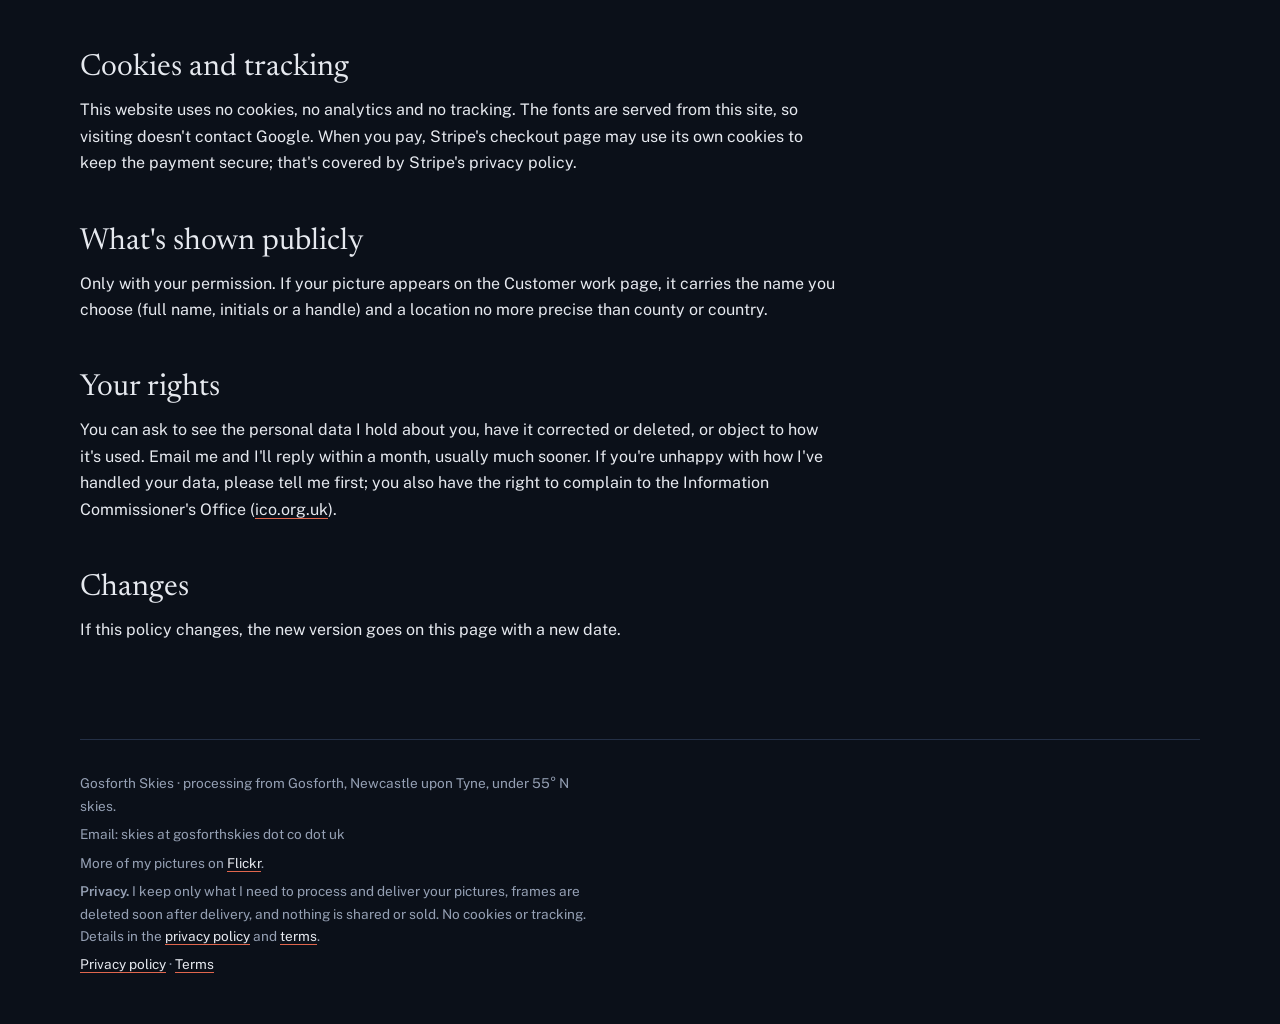
<file: privacy.html>
<!doctype html>
<html lang="en-GB">
<head>
<meta charset="utf-8">
<meta name="viewport" content="width=device-width, initial-scale=1, viewport-fit=cover">
<link rel="icon" href="data:image/svg+xml,%3Csvg xmlns='http://www.w3.org/2000/svg' viewBox='0 0 32 32'%3E%3Ccircle cx='16' cy='16' r='15' fill='%230b1019' stroke='%23243046' stroke-width='2'/%3E%3Ccircle cx='16' cy='16' r='6' fill='%23e0664d'/%3E%3C/svg%3E">
<style>
:root { padding-top: env(safe-area-inset-top, 0px); padding-bottom: env(safe-area-inset-bottom, 0px); }
body { margin: 0; font-size: 14px; font-family: system-ui, sans-serif; }
img { max-width: 100%; }
[hidden] { display: none !important; }
</style>
<title>Privacy policy · Gosforth Skies</title>
<meta name="claude:viewport-fit-sides" content="cover">
<meta name="description" content="How Gosforth Skies handles your data: what is collected, why, for how long, and your rights.">
<!-- link previews (Facebook, WhatsApp, etc.) -->
<meta property="og:type" content="website">
<meta property="og:site_name" content="Gosforth Skies">
<meta property="og:title" content="Gosforth Skies">
<meta property="og:description" content="Astrophotography processing for smart telescopes and astro cameras: send your raw frames, get back a finished image.">
<meta property="og:image" content="https://gosforthskies.co.uk/img/og_preview.jpg">
<meta property="og:image:width" content="1200">
<meta property="og:image:height" content="630">
<meta property="og:image:alt" content="The Andromeda Galaxy, processed from Seestar frames">
<meta property="og:url" content="https://gosforthskies.co.uk/">
<meta name="twitter:card" content="summary_large_image">
<link rel="stylesheet" href="fonts/fonts.css"><!-- self-hosted (tools/fetch_fonts.py): no visitor data goes to Google -->
<style>
/* Layout: one long night-sky scroll; each picture is a before/after slider, captions read like an observing log. */
:root {
  --sky:      #0b1019;   /* page ground: dark sky at the zenith */
  --deep:     #121a27;   /* raised panels */
  --rule:     #243046;
  --ink:      #e6e9ef;   /* main text */
  --dim:      #95a0b4;   /* secondary text */
  --ha:       #e0664d;   /* hydrogen-alpha, 656.3 nm: the accent */
  --oiii:     #5fb7b0;   /* oxygen-III, 500.7 nm: used sparingly */
  --font-display: "Newsreader", "Iowan Old Style", Georgia, serif;
  --font-body:    "Public Sans", system-ui, -apple-system, "Segoe UI", sans-serif;
  --font-data:    "IBM Plex Mono", ui-monospace, "Cascadia Mono", Consolas, monospace;
  color-scheme: dark;
}
/* Always dark: a night-sky site, whatever the visitor's system theme. */

body { background: var(--sky); color: var(--ink); font: 400 1rem/1.65 var(--font-body); }
.wrap { max-width: 1120px; margin: 0 auto; padding-left: max(16px, env(safe-area-inset-left, 0px)); padding-right: max(16px, env(safe-area-inset-right, 0px)); }
section { padding-block: clamp(48px, 8vw, 96px); border-top: 1px solid var(--rule); }
h1, h2, h3 { font-family: var(--font-display); font-weight: 400; text-wrap: balance; line-height: 1.12; margin: 0; }
h1 { font-size: clamp(2.3rem, 5.5vw, 4rem); letter-spacing: -0.01em; }
h1 em, h2 em { font-style: italic; color: var(--ha); }
h2 { font-size: clamp(1.8rem, 3.6vw, 2.6rem); }
h3 { font-size: 1.45rem; }
p { margin: 0; max-width: 65ch; }
.eyebrow { font: 500 0.75rem/1 var(--font-data); letter-spacing: 0.12em; text-transform: uppercase; color: var(--ha); }
.lede { font-size: 1.15rem; color: var(--dim); }
a { color: var(--ink); text-decoration-color: var(--ha); text-underline-offset: 3px; }
a:focus-visible, input:focus-visible, button:focus-visible { outline: 2px solid var(--oiii); outline-offset: 3px; }

/* header */
.top { padding-block: 20px; display: flex; justify-content: space-between; align-items: baseline; gap: 16px; flex-wrap: wrap; }
.brand { font: 400 1.25rem/1 var(--font-display); letter-spacing: 0.01em; }
.brand span { color: var(--ha); }
.nav { display: flex; gap: 20px; flex-wrap: wrap; font-size: 0.9rem; }
.nav a { color: var(--dim); text-decoration: none; }
.nav a:hover { color: var(--ink); }

/* hero */
.hero { display: grid; grid-template-columns: minmax(0, 5fr) minmax(0, 7fr); gap: clamp(24px, 4vw, 56px); align-items: center; padding-block: clamp(24px, 5vw, 64px) clamp(48px, 7vw, 88px); }
.hero > div:first-child { display: grid; gap: 20px; min-width: 0; }
.cta { display: inline-block; justify-self: start; padding: 12px 22px; border-radius: 999px; background: var(--ha); color: #fff; text-decoration: none; font-weight: 600; font-size: 0.95rem; }
@media (max-width: 820px) { .hero { grid-template-columns: minmax(0, 1fr); } }

/* before / after slider */
.ba { position: relative; overflow: hidden; border-radius: 6px; background: #000; max-width: 100%; touch-action: pan-y; user-select: none; }
.ba img { display: block; width: 100%; height: auto; }
.ba .after { position: absolute; inset: 0; clip-path: inset(0 0 0 var(--pos, 50%)); }
.ba .after img { width: 100%; height: 100%; object-fit: cover; }
.ba .handle { position: absolute; top: 0; bottom: 0; left: var(--pos, 50%); width: 2px; margin-left: -1px; background: rgba(255,255,255,0.85); pointer-events: none; }
.ba .handle::after { content: "\2194"; position: absolute; top: 50%; left: 50%; transform: translate(-50%, -50%); width: 40px; height: 40px; border-radius: 50%; background: rgba(11,16,25,0.75); border: 1px solid rgba(255,255,255,0.7); color: #fff; display: grid; place-items: center; font-size: 1.1rem; }
.ba input { position: absolute; inset: 0; width: 100%; height: 100%; margin: 0; opacity: 0; cursor: ew-resize; }
.ba .tag { position: absolute; top: 10px; padding: 3px 9px; border-radius: 4px; background: rgba(11,16,25,0.72); color: #e6e9ef; font: 500 0.7rem/1.4 var(--font-data); letter-spacing: 0.08em; text-transform: uppercase; pointer-events: none; }
.ba .tag.l { left: 10px; } .ba .tag.r { right: 10px; }

/* gallery */
.pairs { display: grid; gap: clamp(48px, 7vw, 80px); margin-top: 40px; }
.pair { display: grid; grid-template-columns: minmax(0, 7fr) minmax(0, 4fr); gap: clamp(20px, 3vw, 40px); align-items: start; }
.pair.flip { grid-template-columns: minmax(0, 4fr) minmax(0, 7fr); }
.pair.flip .ba, .pair.flip figure { order: 2; }
.pair .text { display: grid; gap: 14px; min-width: 0; }
@media (max-width: 820px) { .pair, .pair.flip { grid-template-columns: minmax(0, 1fr); } .pair.flip .ba, .pair.flip figure { order: 0; } }
.log { display: grid; grid-template-columns: max-content minmax(0, 1fr); gap: 4px 14px; margin: 4px 0 0; font: 400 0.82rem/1.5 var(--font-data); color: var(--dim); font-variant-numeric: tabular-nums; }
.log dt { color: var(--ink); opacity: 0.8; }
.log dd { margin: 0; }
.credit { font: 400 0.78rem/1.4 var(--font-data); color: var(--oiii); }
.more { margin-top: clamp(36px, 5vw, 56px); font-weight: 600; }
.more a::after { content: " \2192"; color: var(--ha); }
/* customer work page (customers.html, built by tools/build_clients.py) */
a.brand { color: var(--ink); text-decoration: none; }
.nav a[aria-current="page"] { color: var(--ink); }
.quote { margin: 4px 0 0; padding-left: 14px; border-left: 2px solid var(--ha); display: grid; gap: 4px; }
.quote p { font: italic 400 1.05rem/1.5 var(--font-display); }
.quote cite { font: 400 0.78rem/1.4 var(--font-data); color: var(--dim); font-style: normal; }
.quote cite::before { content: "\2014\00a0"; }
.quotes { margin-top: 28px; display: grid; gap: 18px; grid-template-columns: repeat(auto-fit, minmax(260px, 1fr)); }
.quotes .quote { margin: 0; }

.grid3 { display: grid; grid-template-columns: repeat(3, minmax(0, 1fr)); gap: 20px; margin-top: 36px; }
@media (max-width: 820px) { .grid3 { grid-template-columns: minmax(0, 1fr); } }
figure { margin: 0; display: grid; gap: 10px; min-width: 0; }
figure img { width: 100%; height: auto; border-radius: 6px; display: block; }
figcaption { display: grid; gap: 3px; font-size: 0.92rem; }
figcaption b { font-weight: 600; }
figcaption span { color: var(--dim); font-size: 0.85rem; }

/* prints: cards generated from data/print_sizes.csv by tools/build_prints.py; every picture sits in the same 3:2 frame */
.prints { display: grid; grid-template-columns: repeat(3, minmax(0, 1fr)); gap: 32px 24px; margin-top: 24px; align-items: start; }
@media (max-width: 900px) { .prints { grid-template-columns: repeat(2, minmax(0, 1fr)); } }
@media (max-width: 560px) { .prints { grid-template-columns: minmax(0, 1fr); } }
.print img, .print .noimg { width: 100%; aspect-ratio: 3 / 2; object-fit: contain; background: #05080d; border-radius: 6px; }
.print .noimg { display: grid; place-items: center; color: var(--dim); font: 400 0.8rem var(--font-data); border: 1px dashed var(--rule); background: var(--deep); }
.sizes { font: 500 0.78rem/1.4 var(--font-data) !important; letter-spacing: 0.06em; color: var(--ha) !important; }
.buy { color: inherit; text-decoration: none; border: 1px solid currentColor; border-radius: 4px; padding: 1px 7px; margin: 2px 4px 2px 0; display: inline-block; }
.buy:hover, .buy:focus-visible { background: rgba(255,255,255,0.1); }
.onreq { font: 400 0.75rem/1.4 var(--font-data) !important; color: var(--dim) !important; }
/* colour-version buttons under a print that comes in two palettes */
.vers { display: flex; gap: 6px; flex-wrap: wrap; margin-top: -2px; }
.vers button { font: 500 0.72rem/1 var(--font-data); letter-spacing: 0.04em; padding: 7px 11px; border-radius: 999px; border: 1px solid var(--rule); background: var(--deep); color: var(--dim); cursor: pointer; }
.vers button[aria-pressed="true"] { border-color: var(--ha); color: var(--ink); }
.vers button:hover { color: var(--ink); }
.media { margin-top: 36px; display: grid; gap: 8px; max-width: 760px; }
.media .note { margin-top: 0; }

/* how it works: a real sequence */
.steps { display: grid; grid-template-columns: repeat(3, minmax(0, 1fr)); gap: 28px; margin-top: 36px; counter-reset: step; }
@media (max-width: 820px) { .steps { grid-template-columns: minmax(0, 1fr); } }
.step { display: grid; gap: 10px; align-content: start; min-width: 0; }
.step::before { counter-increment: step; content: counter(step); font: 400 2.6rem/1 var(--font-display); color: var(--ha); }
.step p { color: var(--dim); }
/* send your frames: the upload box (talks to the gosforth-upload Worker at upload.gosforthskies.co.uk) */
.send { margin-top: 40px; background: var(--deep); border: 1px solid var(--ha); border-radius: 8px; padding: clamp(18px, 3vw, 28px); display: grid; gap: 16px; max-width: 760px; }
.send .fields { display: grid; grid-template-columns: repeat(2, minmax(0, 1fr)); gap: 12px 16px; }
@media (max-width: 560px) { .send .fields { grid-template-columns: minmax(0, 1fr); } }
.send label { display: grid; gap: 4px; font-size: 0.85rem; color: var(--dim); min-width: 0; }
.send input[type=text], .send input[type=email] { font: inherit; color: var(--ink); background: var(--sky); border: 1px solid var(--rule); border-radius: 6px; padding: 9px 11px; min-width: 0; }
.drop { border: 1px dashed var(--rule); border-radius: 8px; padding: 22px 16px; text-align: center; color: var(--dim); cursor: pointer; display: grid; gap: 6px; }
.drop.over { border-color: var(--oiii); color: var(--ink); }
.drop b { color: var(--ink); font-weight: 600; }
.send button { justify-self: start; padding: 12px 22px; border: 0; border-radius: 999px; background: var(--ha); color: #fff; font: 600 0.95rem var(--font-body); cursor: pointer; }
.send button:disabled { opacity: 0.5; cursor: default; }
.bar { height: 8px; border-radius: 4px; background: var(--sky); border: 1px solid var(--rule); overflow: hidden; }
.bar i { display: block; height: 100%; width: 0; background: var(--oiii); transition: width 0.3s; }
.sendmsg { font: 400 0.85rem/1.5 var(--font-data); color: var(--dim); }
.sendmsg.err { color: var(--ha); }
.send .trap { position: absolute; left: -9999px; width: 1px; height: 1px; overflow: hidden; }   /* honeypot: people never see it */
code { font: 400 0.88em var(--font-data); background: var(--deep); border: 1px solid var(--rule); border-radius: 4px; padding: 1px 5px; overflow-wrap: anywhere; }

/* pricing */
.price { margin-top: 32px; display: grid; grid-template-columns: repeat(4, minmax(0, 1fr)); gap: 16px; }
@media (max-width: 900px) { .price { grid-template-columns: repeat(2, minmax(0, 1fr)); } }
@media (max-width: 480px) { .price { grid-template-columns: minmax(0, 1fr); } }
.tier { background: var(--deep); border: 1px solid var(--rule); border-radius: 8px; padding: 22px; display: grid; gap: 10px; align-content: start; }
.tier.pilot { border-color: var(--ha); }
.tier .amt { font: 400 2rem/1 var(--font-display); }
.tier .amt small { font: 400 0.85rem var(--font-body); color: var(--dim); }
.tier ul { margin: 0; padding-left: 18px; color: var(--dim); font-size: 0.92rem; display: grid; gap: 4px; }
.note { margin-top: 18px; font-size: 0.88rem; color: var(--dim); }

/* faq */
.faq { margin-top: 28px; display: grid; gap: 0; max-width: 780px; }
.faq details { border-bottom: 1px solid var(--rule); padding-block: 16px; }
.faq summary { cursor: pointer; font-weight: 600; list-style: none; display: flex; justify-content: space-between; gap: 16px; }
.faq summary::after { content: "+"; color: var(--ha); font-size: 1.2rem; line-height: 1; }
.faq details[open] summary::after { content: "\2212"; }
.faq details p { margin-top: 10px; color: var(--dim); }

footer { border-top: 1px solid var(--rule); padding-block: 32px 48px; color: var(--dim); font-size: 0.85rem; display: grid; gap: 6px; }
@media (prefers-reduced-motion: reduce) { html { scroll-behavior: auto; } }
html { scroll-behavior: smooth; }
/* legal pages */
.legal h2 { font-size: clamp(1.4rem, 3vw, 1.9rem); margin-top: clamp(32px, 5vw, 48px); }
.legal h3 { font-size: 1.15rem; margin-top: 24px; }
.legal p, .legal .log, .legal ul.plain { max-width: 760px; margin-top: 12px; }
.legal .log { font-size: 0.86rem; }
ul.plain { margin: 12px 0 0; padding-left: 20px; display: grid; gap: 8px; max-width: 760px; color: var(--ink); }
</style>

</head>
<body>
<div class="wrap">
  <header class="top">
    <a class="brand" href="index.html">Gosforth <span>Skies</span></a>
    <nav class="nav" aria-label="Sections">
      <a href="index.html#gallery">Gallery</a><a href="customers.html">Customer work</a><a href="index.html#prints">Prints</a><a href="index.html#how">How it works</a><a href="index.html#prices">Prices</a><a href="index.html#faq">Questions</a>
    </nav>
  </header>
</div>

<section style="border-top:0; padding-top:clamp(24px, 5vw, 56px)">
  <div class="wrap legal">
    <p class="eyebrow">Privacy policy · last updated 25 October 2026</p>
    <h1>Your data, <em>kept small</em></h1>
    <p class="lede">Gosforth Skies is run by one person, Mark Stanners, a sole trader in Newcastle upon Tyne. I collect only what I need to process your pictures, send them to you and, if you buy something, keep the records the law asks for. I never sell or share your data for marketing.</p>

    <h2>Who to contact</h2>
    <p>Mark Stanners, trading as Gosforth Skies, Newcastle upon Tyne, UK. Email <a href="mailto:skies@gosforthskies.co.uk">skies@gosforthskies.co.uk</a>. I'm the "controller" of your personal data under UK data protection law.</p>

    <h2>What I collect, and why</h2>
    <dl class="log">
      <dt>Your frames</dt><dd>The raw files you upload, and what you type with them (target, scope, where you took them). Used only to process your pictures and write your night report.</dd>
      <dt>Name and email</dt><dd>To reply to you, send your review page and download link, and credit you if you say I can.</dd>
      <dt>Your picks and notes</dt><dd>What you choose and write on your review page, so I can make the versions you want.</dd>
      <dt>Order details</dt><dd>For a print: your name and delivery address, to have it printed and posted. For any purchase: what you bought, the price and the date.</dd>
      <dt>Payments</dt><dd>Card payments are handled by Stripe on its own secure pages. I never see or store your card number; I see only that you paid, how much, and the email you used.</dd>
    </dl>
    <p>The legal basis is that I need this information to do what you've asked me to do (a contract with you), and, for payment records, to meet my tax obligations. If I ever want to show your picture on this site, I ask you first, and you can say no or change your mind later.</p>

    <h2>How long I keep it</h2>
    <dl class="log">
      <dt>Raw frames</dt><dd>Deleted 7 days after you first download your finished picture, or after 30 days if the link is never opened. Tell me if you'd like them kept longer, for example to add more nights.</dd>
      <dt>Download files</dt><dd>Cleared on the same timetable as your frames.</dd>
      <dt>Finished picture</dt><dd>I keep a copy, with your name and email, so I can send it again if you lose it. Ask and I'll delete it.</dd>
      <dt>Emails</dt><dd>Kept while we're in touch, and cleared out when no longer needed.</dd>
      <dt>Sales records</dt><dd>Kept for 6 years, as HMRC requires.</dd>
    </dl>

    <h2>Who else handles it</h2>
    <p>A few companies help me run the service. Each handles your data only to provide its part, under its own data protection commitments:</p>
    <ul class="plain">
      <li><b>Cloudflare</b>: stores uploads and downloads, and forwards email sent to gosforthskies.co.uk addresses.</li>
      <li><b>Google</b>: my email (Gmail) and file storage.</li>
      <li><b>Stripe</b>: takes card payments and keeps the payment records.</li>
      <li><b>GitHub</b>: hosts this website. Like any web host it may log visitors' IP addresses for security.</li>
      <li><b>A professional print lab</b> (for print orders): receives the print file and your name and delivery address, to print and post your order.</li>
    </ul>
    <p>Some of these companies store data outside the UK (for example in the US or EU), using the safeguards UK law requires for such transfers.</p>

    <h2>Cookies and tracking</h2>
    <p>This website uses no cookies, no analytics and no tracking. The fonts are served from this site, so visiting doesn't contact Google. When you pay, Stripe's checkout page may use its own cookies to keep the payment secure; that's covered by Stripe's privacy policy.</p>

    <h2>What's shown publicly</h2>
    <p>Only with your permission. If your picture appears on the Customer work page, it carries the name you choose (full name, initials or a handle) and a location no more precise than county or country.</p>

    <h2>Your rights</h2>
    <p>You can ask to see the personal data I hold about you, have it corrected or deleted, or object to how it's used. Email me and I'll reply within a month, usually much sooner. If you're unhappy with how I've handled your data, please tell me first; you also have the right to complain to the Information Commissioner's Office (<a href="https://ico.org.uk">ico.org.uk</a>).</p>

    <h2>Changes</h2>
    <p>If this policy changes, the new version goes on this page with a new date.</p>
  </div>
</section>

<div class="wrap">
  <footer>
    <p>Gosforth Skies · processing from Gosforth, Newcastle upon Tyne, under 55° N skies.</p>
    <p>Email: <span id="contact">skies at gosforthskies dot co dot uk</span></p>
    <p>More of my pictures on <a href="https://www.flickr.com/photos/gosforthskies/" rel="noopener">Flickr</a>.</p>
    <p id="privacy"><b>Privacy.</b> I keep only what I need to process and deliver your pictures, frames are deleted soon after delivery, and nothing is shared or sold. No cookies or tracking. Details in the <a href="privacy.html">privacy policy</a> and <a href="terms.html">terms</a>.</p>
    <p><a href="privacy.html">Privacy policy</a> · <a href="terms.html">Terms</a></p>
  </footer>
</div>

</body>
</html>
</file>
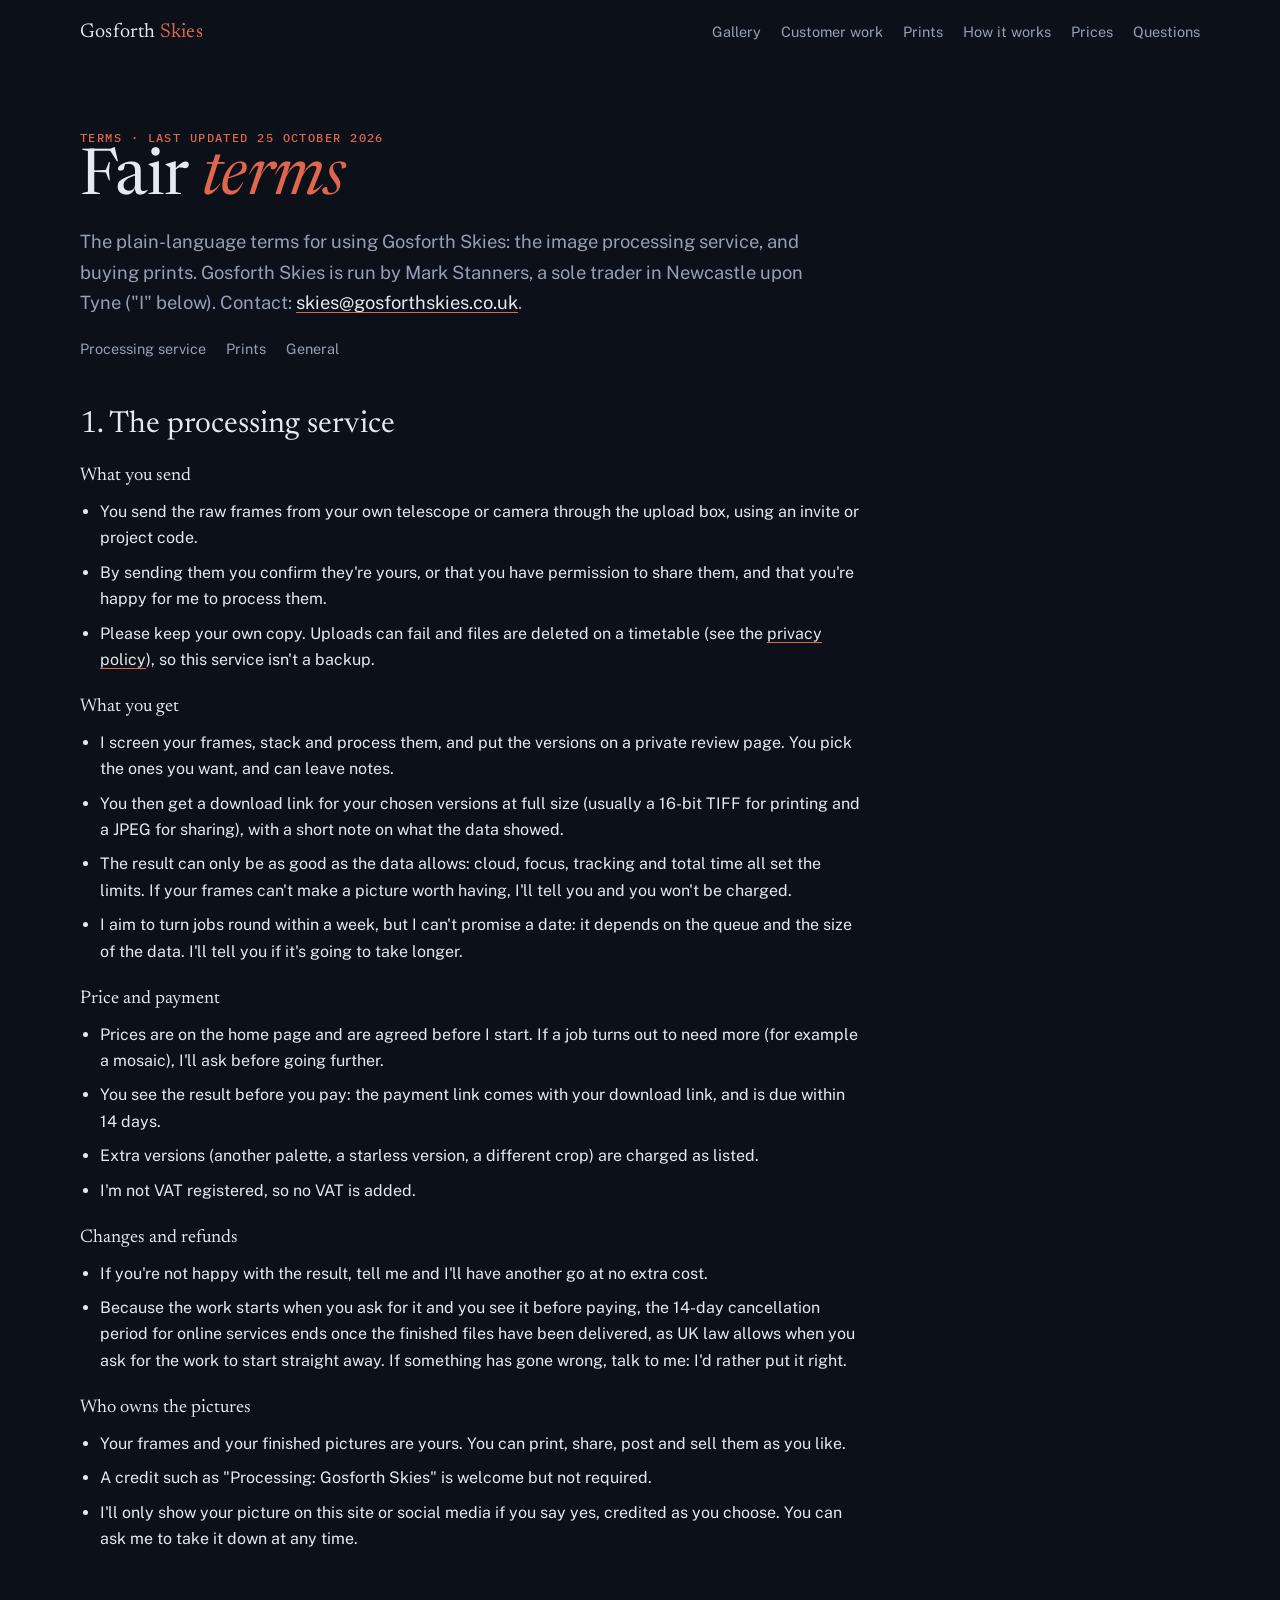
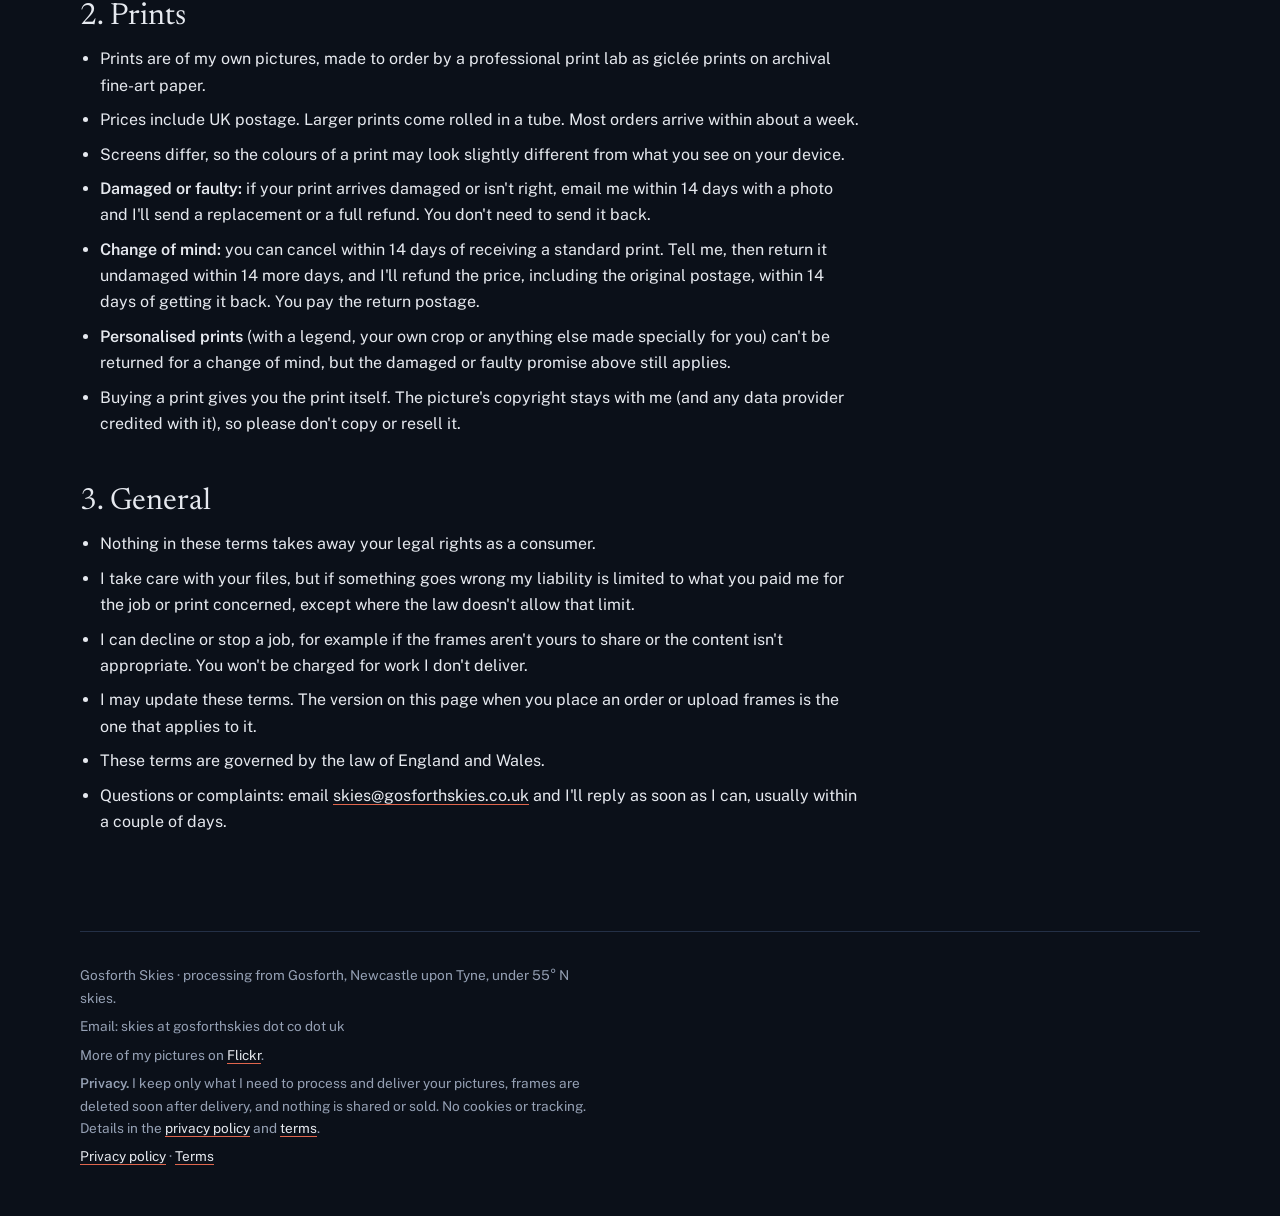
<file: terms.html>
<!doctype html>
<html lang="en-GB">
<head>
<meta charset="utf-8">
<meta name="viewport" content="width=device-width, initial-scale=1, viewport-fit=cover">
<link rel="icon" href="data:image/svg+xml,%3Csvg xmlns='http://www.w3.org/2000/svg' viewBox='0 0 32 32'%3E%3Ccircle cx='16' cy='16' r='15' fill='%230b1019' stroke='%23243046' stroke-width='2'/%3E%3Ccircle cx='16' cy='16' r='6' fill='%23e0664d'/%3E%3C/svg%3E">
<style>
:root { padding-top: env(safe-area-inset-top, 0px); padding-bottom: env(safe-area-inset-bottom, 0px); }
body { margin: 0; font-size: 14px; font-family: system-ui, sans-serif; }
img { max-width: 100%; }
[hidden] { display: none !important; }
</style>
<title>Terms · Gosforth Skies</title>
<meta name="claude:viewport-fit-sides" content="cover">
<meta name="description" content="Terms for the Gosforth Skies image processing service and print sales.">
<!-- link previews (Facebook, WhatsApp, etc.) -->
<meta property="og:type" content="website">
<meta property="og:site_name" content="Gosforth Skies">
<meta property="og:title" content="Gosforth Skies">
<meta property="og:description" content="Astrophotography processing for smart telescopes and astro cameras: send your raw frames, get back a finished image.">
<meta property="og:image" content="https://gosforthskies.co.uk/img/og_preview.jpg">
<meta property="og:image:width" content="1200">
<meta property="og:image:height" content="630">
<meta property="og:image:alt" content="The Andromeda Galaxy, processed from Seestar frames">
<meta property="og:url" content="https://gosforthskies.co.uk/">
<meta name="twitter:card" content="summary_large_image">
<link rel="stylesheet" href="fonts/fonts.css"><!-- self-hosted (tools/fetch_fonts.py): no visitor data goes to Google -->
<style>
/* Layout: one long night-sky scroll; each picture is a before/after slider, captions read like an observing log. */
:root {
  --sky:      #0b1019;   /* page ground: dark sky at the zenith */
  --deep:     #121a27;   /* raised panels */
  --rule:     #243046;
  --ink:      #e6e9ef;   /* main text */
  --dim:      #95a0b4;   /* secondary text */
  --ha:       #e0664d;   /* hydrogen-alpha, 656.3 nm: the accent */
  --oiii:     #5fb7b0;   /* oxygen-III, 500.7 nm: used sparingly */
  --font-display: "Newsreader", "Iowan Old Style", Georgia, serif;
  --font-body:    "Public Sans", system-ui, -apple-system, "Segoe UI", sans-serif;
  --font-data:    "IBM Plex Mono", ui-monospace, "Cascadia Mono", Consolas, monospace;
  color-scheme: dark;
}
/* Always dark: a night-sky site, whatever the visitor's system theme. */

body { background: var(--sky); color: var(--ink); font: 400 1rem/1.65 var(--font-body); }
.wrap { max-width: 1120px; margin: 0 auto; padding-left: max(16px, env(safe-area-inset-left, 0px)); padding-right: max(16px, env(safe-area-inset-right, 0px)); }
section { padding-block: clamp(48px, 8vw, 96px); border-top: 1px solid var(--rule); }
h1, h2, h3 { font-family: var(--font-display); font-weight: 400; text-wrap: balance; line-height: 1.12; margin: 0; }
h1 { font-size: clamp(2.3rem, 5.5vw, 4rem); letter-spacing: -0.01em; }
h1 em, h2 em { font-style: italic; color: var(--ha); }
h2 { font-size: clamp(1.8rem, 3.6vw, 2.6rem); }
h3 { font-size: 1.45rem; }
p { margin: 0; max-width: 65ch; }
.eyebrow { font: 500 0.75rem/1 var(--font-data); letter-spacing: 0.12em; text-transform: uppercase; color: var(--ha); }
.lede { font-size: 1.15rem; color: var(--dim); }
a { color: var(--ink); text-decoration-color: var(--ha); text-underline-offset: 3px; }
a:focus-visible, input:focus-visible, button:focus-visible { outline: 2px solid var(--oiii); outline-offset: 3px; }

/* header */
.top { padding-block: 20px; display: flex; justify-content: space-between; align-items: baseline; gap: 16px; flex-wrap: wrap; }
.brand { font: 400 1.25rem/1 var(--font-display); letter-spacing: 0.01em; }
.brand span { color: var(--ha); }
.nav { display: flex; gap: 20px; flex-wrap: wrap; font-size: 0.9rem; }
.nav a { color: var(--dim); text-decoration: none; }
.nav a:hover { color: var(--ink); }

/* hero */
.hero { display: grid; grid-template-columns: minmax(0, 5fr) minmax(0, 7fr); gap: clamp(24px, 4vw, 56px); align-items: center; padding-block: clamp(24px, 5vw, 64px) clamp(48px, 7vw, 88px); }
.hero > div:first-child { display: grid; gap: 20px; min-width: 0; }
.cta { display: inline-block; justify-self: start; padding: 12px 22px; border-radius: 999px; background: var(--ha); color: #fff; text-decoration: none; font-weight: 600; font-size: 0.95rem; }
@media (max-width: 820px) { .hero { grid-template-columns: minmax(0, 1fr); } }

/* before / after slider */
.ba { position: relative; overflow: hidden; border-radius: 6px; background: #000; max-width: 100%; touch-action: pan-y; user-select: none; }
.ba img { display: block; width: 100%; height: auto; }
.ba .after { position: absolute; inset: 0; clip-path: inset(0 0 0 var(--pos, 50%)); }
.ba .after img { width: 100%; height: 100%; object-fit: cover; }
.ba .handle { position: absolute; top: 0; bottom: 0; left: var(--pos, 50%); width: 2px; margin-left: -1px; background: rgba(255,255,255,0.85); pointer-events: none; }
.ba .handle::after { content: "\2194"; position: absolute; top: 50%; left: 50%; transform: translate(-50%, -50%); width: 40px; height: 40px; border-radius: 50%; background: rgba(11,16,25,0.75); border: 1px solid rgba(255,255,255,0.7); color: #fff; display: grid; place-items: center; font-size: 1.1rem; }
.ba input { position: absolute; inset: 0; width: 100%; height: 100%; margin: 0; opacity: 0; cursor: ew-resize; }
.ba .tag { position: absolute; top: 10px; padding: 3px 9px; border-radius: 4px; background: rgba(11,16,25,0.72); color: #e6e9ef; font: 500 0.7rem/1.4 var(--font-data); letter-spacing: 0.08em; text-transform: uppercase; pointer-events: none; }
.ba .tag.l { left: 10px; } .ba .tag.r { right: 10px; }

/* gallery */
.pairs { display: grid; gap: clamp(48px, 7vw, 80px); margin-top: 40px; }
.pair { display: grid; grid-template-columns: minmax(0, 7fr) minmax(0, 4fr); gap: clamp(20px, 3vw, 40px); align-items: start; }
.pair.flip { grid-template-columns: minmax(0, 4fr) minmax(0, 7fr); }
.pair.flip .ba, .pair.flip figure { order: 2; }
.pair .text { display: grid; gap: 14px; min-width: 0; }
@media (max-width: 820px) { .pair, .pair.flip { grid-template-columns: minmax(0, 1fr); } .pair.flip .ba, .pair.flip figure { order: 0; } }
.log { display: grid; grid-template-columns: max-content minmax(0, 1fr); gap: 4px 14px; margin: 4px 0 0; font: 400 0.82rem/1.5 var(--font-data); color: var(--dim); font-variant-numeric: tabular-nums; }
.log dt { color: var(--ink); opacity: 0.8; }
.log dd { margin: 0; }
.credit { font: 400 0.78rem/1.4 var(--font-data); color: var(--oiii); }
.more { margin-top: clamp(36px, 5vw, 56px); font-weight: 600; }
.more a::after { content: " \2192"; color: var(--ha); }
/* customer work page (customers.html, built by tools/build_clients.py) */
a.brand { color: var(--ink); text-decoration: none; }
.nav a[aria-current="page"] { color: var(--ink); }
.quote { margin: 4px 0 0; padding-left: 14px; border-left: 2px solid var(--ha); display: grid; gap: 4px; }
.quote p { font: italic 400 1.05rem/1.5 var(--font-display); }
.quote cite { font: 400 0.78rem/1.4 var(--font-data); color: var(--dim); font-style: normal; }
.quote cite::before { content: "\2014\00a0"; }
.quotes { margin-top: 28px; display: grid; gap: 18px; grid-template-columns: repeat(auto-fit, minmax(260px, 1fr)); }
.quotes .quote { margin: 0; }

.grid3 { display: grid; grid-template-columns: repeat(3, minmax(0, 1fr)); gap: 20px; margin-top: 36px; }
@media (max-width: 820px) { .grid3 { grid-template-columns: minmax(0, 1fr); } }
figure { margin: 0; display: grid; gap: 10px; min-width: 0; }
figure img { width: 100%; height: auto; border-radius: 6px; display: block; }
figcaption { display: grid; gap: 3px; font-size: 0.92rem; }
figcaption b { font-weight: 600; }
figcaption span { color: var(--dim); font-size: 0.85rem; }

/* prints: cards generated from data/print_sizes.csv by tools/build_prints.py; every picture sits in the same 3:2 frame */
.prints { display: grid; grid-template-columns: repeat(3, minmax(0, 1fr)); gap: 32px 24px; margin-top: 24px; align-items: start; }
@media (max-width: 900px) { .prints { grid-template-columns: repeat(2, minmax(0, 1fr)); } }
@media (max-width: 560px) { .prints { grid-template-columns: minmax(0, 1fr); } }
.print img, .print .noimg { width: 100%; aspect-ratio: 3 / 2; object-fit: contain; background: #05080d; border-radius: 6px; }
.print .noimg { display: grid; place-items: center; color: var(--dim); font: 400 0.8rem var(--font-data); border: 1px dashed var(--rule); background: var(--deep); }
.sizes { font: 500 0.78rem/1.4 var(--font-data) !important; letter-spacing: 0.06em; color: var(--ha) !important; }
.buy { color: inherit; text-decoration: none; border: 1px solid currentColor; border-radius: 4px; padding: 1px 7px; margin: 2px 4px 2px 0; display: inline-block; }
.buy:hover, .buy:focus-visible { background: rgba(255,255,255,0.1); }
.onreq { font: 400 0.75rem/1.4 var(--font-data) !important; color: var(--dim) !important; }
/* colour-version buttons under a print that comes in two palettes */
.vers { display: flex; gap: 6px; flex-wrap: wrap; margin-top: -2px; }
.vers button { font: 500 0.72rem/1 var(--font-data); letter-spacing: 0.04em; padding: 7px 11px; border-radius: 999px; border: 1px solid var(--rule); background: var(--deep); color: var(--dim); cursor: pointer; }
.vers button[aria-pressed="true"] { border-color: var(--ha); color: var(--ink); }
.vers button:hover { color: var(--ink); }
.media { margin-top: 36px; display: grid; gap: 8px; max-width: 760px; }
.media .note { margin-top: 0; }

/* how it works: a real sequence */
.steps { display: grid; grid-template-columns: repeat(3, minmax(0, 1fr)); gap: 28px; margin-top: 36px; counter-reset: step; }
@media (max-width: 820px) { .steps { grid-template-columns: minmax(0, 1fr); } }
.step { display: grid; gap: 10px; align-content: start; min-width: 0; }
.step::before { counter-increment: step; content: counter(step); font: 400 2.6rem/1 var(--font-display); color: var(--ha); }
.step p { color: var(--dim); }
/* send your frames: the upload box (talks to the gosforth-upload Worker at upload.gosforthskies.co.uk) */
.send { margin-top: 40px; background: var(--deep); border: 1px solid var(--ha); border-radius: 8px; padding: clamp(18px, 3vw, 28px); display: grid; gap: 16px; max-width: 760px; }
.send .fields { display: grid; grid-template-columns: repeat(2, minmax(0, 1fr)); gap: 12px 16px; }
@media (max-width: 560px) { .send .fields { grid-template-columns: minmax(0, 1fr); } }
.send label { display: grid; gap: 4px; font-size: 0.85rem; color: var(--dim); min-width: 0; }
.send input[type=text], .send input[type=email] { font: inherit; color: var(--ink); background: var(--sky); border: 1px solid var(--rule); border-radius: 6px; padding: 9px 11px; min-width: 0; }
.drop { border: 1px dashed var(--rule); border-radius: 8px; padding: 22px 16px; text-align: center; color: var(--dim); cursor: pointer; display: grid; gap: 6px; }
.drop.over { border-color: var(--oiii); color: var(--ink); }
.drop b { color: var(--ink); font-weight: 600; }
.send button { justify-self: start; padding: 12px 22px; border: 0; border-radius: 999px; background: var(--ha); color: #fff; font: 600 0.95rem var(--font-body); cursor: pointer; }
.send button:disabled { opacity: 0.5; cursor: default; }
.bar { height: 8px; border-radius: 4px; background: var(--sky); border: 1px solid var(--rule); overflow: hidden; }
.bar i { display: block; height: 100%; width: 0; background: var(--oiii); transition: width 0.3s; }
.sendmsg { font: 400 0.85rem/1.5 var(--font-data); color: var(--dim); }
.sendmsg.err { color: var(--ha); }
.send .trap { position: absolute; left: -9999px; width: 1px; height: 1px; overflow: hidden; }   /* honeypot: people never see it */
code { font: 400 0.88em var(--font-data); background: var(--deep); border: 1px solid var(--rule); border-radius: 4px; padding: 1px 5px; overflow-wrap: anywhere; }

/* pricing */
.price { margin-top: 32px; display: grid; grid-template-columns: repeat(4, minmax(0, 1fr)); gap: 16px; }
@media (max-width: 900px) { .price { grid-template-columns: repeat(2, minmax(0, 1fr)); } }
@media (max-width: 480px) { .price { grid-template-columns: minmax(0, 1fr); } }
.tier { background: var(--deep); border: 1px solid var(--rule); border-radius: 8px; padding: 22px; display: grid; gap: 10px; align-content: start; }
.tier.pilot { border-color: var(--ha); }
.tier .amt { font: 400 2rem/1 var(--font-display); }
.tier .amt small { font: 400 0.85rem var(--font-body); color: var(--dim); }
.tier ul { margin: 0; padding-left: 18px; color: var(--dim); font-size: 0.92rem; display: grid; gap: 4px; }
.note { margin-top: 18px; font-size: 0.88rem; color: var(--dim); }

/* faq */
.faq { margin-top: 28px; display: grid; gap: 0; max-width: 780px; }
.faq details { border-bottom: 1px solid var(--rule); padding-block: 16px; }
.faq summary { cursor: pointer; font-weight: 600; list-style: none; display: flex; justify-content: space-between; gap: 16px; }
.faq summary::after { content: "+"; color: var(--ha); font-size: 1.2rem; line-height: 1; }
.faq details[open] summary::after { content: "\2212"; }
.faq details p { margin-top: 10px; color: var(--dim); }

footer { border-top: 1px solid var(--rule); padding-block: 32px 48px; color: var(--dim); font-size: 0.85rem; display: grid; gap: 6px; }
@media (prefers-reduced-motion: reduce) { html { scroll-behavior: auto; } }
html { scroll-behavior: smooth; }
/* legal pages */
.legal h2 { font-size: clamp(1.4rem, 3vw, 1.9rem); margin-top: clamp(32px, 5vw, 48px); }
.legal h3 { font-size: 1.15rem; margin-top: 24px; }
.legal p, .legal .log, .legal ul.plain { max-width: 760px; margin-top: 12px; }
.legal .log { font-size: 0.86rem; }
ul.plain { margin: 12px 0 0; padding-left: 20px; display: grid; gap: 8px; max-width: 760px; color: var(--ink); }
</style>

</head>
<body>
<div class="wrap">
  <header class="top">
    <a class="brand" href="index.html">Gosforth <span>Skies</span></a>
    <nav class="nav" aria-label="Sections">
      <a href="index.html#gallery">Gallery</a><a href="customers.html">Customer work</a><a href="index.html#prints">Prints</a><a href="index.html#how">How it works</a><a href="index.html#prices">Prices</a><a href="index.html#faq">Questions</a>
    </nav>
  </header>
</div>

<section style="border-top:0; padding-top:clamp(24px, 5vw, 56px)">
  <div class="wrap legal">
    <p class="eyebrow">Terms · last updated 25 October 2026</p>
    <h1>Fair <em>terms</em></h1>
    <p class="lede">The plain-language terms for using Gosforth Skies: the image processing service, and buying prints. Gosforth Skies is run by Mark Stanners, a sole trader in Newcastle upon Tyne ("I" below). Contact: <a href="mailto:skies@gosforthskies.co.uk">skies@gosforthskies.co.uk</a>.</p>
    <nav class="nav" aria-label="On this page" style="margin-top:18px"><a href="#service">Processing service</a><a href="#prints">Prints</a><a href="#general">General</a></nav>

    <h2 id="service">1. The processing service</h2>
    <h3>What you send</h3>
    <ul class="plain">
      <li>You send the raw frames from your own telescope or camera through the upload box, using an invite or project code.</li>
      <li>By sending them you confirm they're yours, or that you have permission to share them, and that you're happy for me to process them.</li>
      <li>Please keep your own copy. Uploads can fail and files are deleted on a timetable (see the <a href="privacy.html">privacy policy</a>), so this service isn't a backup.</li>
    </ul>
    <h3>What you get</h3>
    <ul class="plain">
      <li>I screen your frames, stack and process them, and put the versions on a private review page. You pick the ones you want, and can leave notes.</li>
      <li>You then get a download link for your chosen versions at full size (usually a 16-bit TIFF for printing and a JPEG for sharing), with a short note on what the data showed.</li>
      <li>The result can only be as good as the data allows: cloud, focus, tracking and total time all set the limits. If your frames can't make a picture worth having, I'll tell you and you won't be charged.</li>
      <li>I aim to turn jobs round within a week, but I can't promise a date: it depends on the queue and the size of the data. I'll tell you if it's going to take longer.</li>
    </ul>
    <h3>Price and payment</h3>
    <ul class="plain">
      <li>Prices are on the home page and are agreed before I start. If a job turns out to need more (for example a mosaic), I'll ask before going further.</li>
      <li>You see the result before you pay: the payment link comes with your download link, and is due within 14 days.</li>
      <li>Extra versions (another palette, a starless version, a different crop) are charged as listed.</li>
      <li>I'm not VAT registered, so no VAT is added.</li>
    </ul>
    <h3>Changes and refunds</h3>
    <ul class="plain">
      <li>If you're not happy with the result, tell me and I'll have another go at no extra cost.</li>
      <li>Because the work starts when you ask for it and you see it before paying, the 14-day cancellation period for online services ends once the finished files have been delivered, as UK law allows when you ask for the work to start straight away. If something has gone wrong, talk to me: I'd rather put it right.</li>
    </ul>
    <h3>Who owns the pictures</h3>
    <ul class="plain">
      <li>Your frames and your finished pictures are yours. You can print, share, post and sell them as you like.</li>
      <li>A credit such as "Processing: Gosforth Skies" is welcome but not required.</li>
      <li>I'll only show your picture on this site or social media if you say yes, credited as you choose. You can ask me to take it down at any time.</li>
    </ul>

    <h2 id="prints">2. Prints</h2>
    <ul class="plain">
      <li>Prints are of my own pictures, made to order by a professional print lab as giclée prints on archival fine-art paper.</li>
      <li>Prices include UK postage. Larger prints come rolled in a tube. Most orders arrive within about a week.</li>
      <li>Screens differ, so the colours of a print may look slightly different from what you see on your device.</li>
      <li><b>Damaged or faulty:</b> if your print arrives damaged or isn't right, email me within 14 days with a photo and I'll send a replacement or a full refund. You don't need to send it back.</li>
      <li><b>Change of mind:</b> you can cancel within 14 days of receiving a standard print. Tell me, then return it undamaged within 14 more days, and I'll refund the price, including the original postage, within 14 days of getting it back. You pay the return postage.</li>
      <li><b>Personalised prints</b> (with a legend, your own crop or anything else made specially for you) can't be returned for a change of mind, but the damaged or faulty promise above still applies.</li>
      <li>Buying a print gives you the print itself. The picture's copyright stays with me (and any data provider credited with it), so please don't copy or resell it.</li>
    </ul>

    <h2 id="general">3. General</h2>
    <ul class="plain">
      <li>Nothing in these terms takes away your legal rights as a consumer.</li>
      <li>I take care with your files, but if something goes wrong my liability is limited to what you paid me for the job or print concerned, except where the law doesn't allow that limit.</li>
      <li>I can decline or stop a job, for example if the frames aren't yours to share or the content isn't appropriate. You won't be charged for work I don't deliver.</li>
      <li>I may update these terms. The version on this page when you place an order or upload frames is the one that applies to it.</li>
      <li>These terms are governed by the law of England and Wales.</li>
      <li>Questions or complaints: email <a href="mailto:skies@gosforthskies.co.uk">skies@gosforthskies.co.uk</a> and I'll reply as soon as I can, usually within a couple of days.</li>
    </ul>
  </div>
</section>

<div class="wrap">
  <footer>
    <p>Gosforth Skies · processing from Gosforth, Newcastle upon Tyne, under 55° N skies.</p>
    <p>Email: <span id="contact">skies at gosforthskies dot co dot uk</span></p>
    <p>More of my pictures on <a href="https://www.flickr.com/photos/gosforthskies/" rel="noopener">Flickr</a>.</p>
    <p id="privacy"><b>Privacy.</b> I keep only what I need to process and deliver your pictures, frames are deleted soon after delivery, and nothing is shared or sold. No cookies or tracking. Details in the <a href="privacy.html">privacy policy</a> and <a href="terms.html">terms</a>.</p>
    <p><a href="privacy.html">Privacy policy</a> · <a href="terms.html">Terms</a></p>
  </footer>
</div>

</body>
</html>
</file>
<file: fonts/fonts.css>
/* self-hosted copies of the Google Fonts (tools/fetch_fonts.py) */
@font-face {
  font-family: 'IBM Plex Mono';
  font-style: normal;
  font-weight: 400;
  font-display: swap;
  src: url(IBMPlexMono-normal-400.woff2) format('woff2');
  unicode-range: U+0000-00FF, U+0131, U+0152-0153, U+02BB-02BC, U+02C6, U+02DA, U+02DC, U+0304, U+0308, U+0329, U+2000-206F, U+20AC, U+2122, U+2191, U+2193, U+2212, U+2215, U+FEFF, U+FFFD;
}
@font-face {
  font-family: 'IBM Plex Mono';
  font-style: normal;
  font-weight: 500;
  font-display: swap;
  src: url(IBMPlexMono-normal-500.woff2) format('woff2');
  unicode-range: U+0000-00FF, U+0131, U+0152-0153, U+02BB-02BC, U+02C6, U+02DA, U+02DC, U+0304, U+0308, U+0329, U+2000-206F, U+20AC, U+2122, U+2191, U+2193, U+2212, U+2215, U+FEFF, U+FFFD;
}
@font-face {
  font-family: 'Newsreader';
  font-style: italic;
  font-weight: 400;
  font-display: swap;
  src: url(Newsreader-italic-400.woff2) format('woff2');
  unicode-range: U+0000-00FF, U+0131, U+0152-0153, U+02BB-02BC, U+02C6, U+02DA, U+02DC, U+0304, U+0308, U+0329, U+2000-206F, U+20AC, U+2122, U+2191, U+2193, U+2212, U+2215, U+FEFF, U+FFFD;
}
@font-face {
  font-family: 'Newsreader';
  font-style: normal;
  font-weight: 400;
  font-display: swap;
  src: url(Newsreader-normal-400.woff2) format('woff2');
  unicode-range: U+0000-00FF, U+0131, U+0152-0153, U+02BB-02BC, U+02C6, U+02DA, U+02DC, U+0304, U+0308, U+0329, U+2000-206F, U+20AC, U+2122, U+2191, U+2193, U+2212, U+2215, U+FEFF, U+FFFD;
}
@font-face {
  font-family: 'Public Sans';
  font-style: normal;
  font-weight: 400;
  font-display: swap;
  src: url(PublicSans-normal-400.woff2) format('woff2');
  unicode-range: U+0000-00FF, U+0131, U+0152-0153, U+02BB-02BC, U+02C6, U+02DA, U+02DC, U+0304, U+0308, U+0329, U+2000-206F, U+20AC, U+2122, U+2191, U+2193, U+2212, U+2215, U+FEFF, U+FFFD;
}
@font-face {
  font-family: 'Public Sans';
  font-style: normal;
  font-weight: 500;
  font-display: swap;
  src: url(PublicSans-normal-500.woff2) format('woff2');
  unicode-range: U+0000-00FF, U+0131, U+0152-0153, U+02BB-02BC, U+02C6, U+02DA, U+02DC, U+0304, U+0308, U+0329, U+2000-206F, U+20AC, U+2122, U+2191, U+2193, U+2212, U+2215, U+FEFF, U+FFFD;
}
@font-face {
  font-family: 'Public Sans';
  font-style: normal;
  font-weight: 600;
  font-display: swap;
  src: url(PublicSans-normal-600.woff2) format('woff2');
  unicode-range: U+0000-00FF, U+0131, U+0152-0153, U+02BB-02BC, U+02C6, U+02DA, U+02DC, U+0304, U+0308, U+0329, U+2000-206F, U+20AC, U+2122, U+2191, U+2193, U+2212, U+2215, U+FEFF, U+FFFD;
}
</file>
